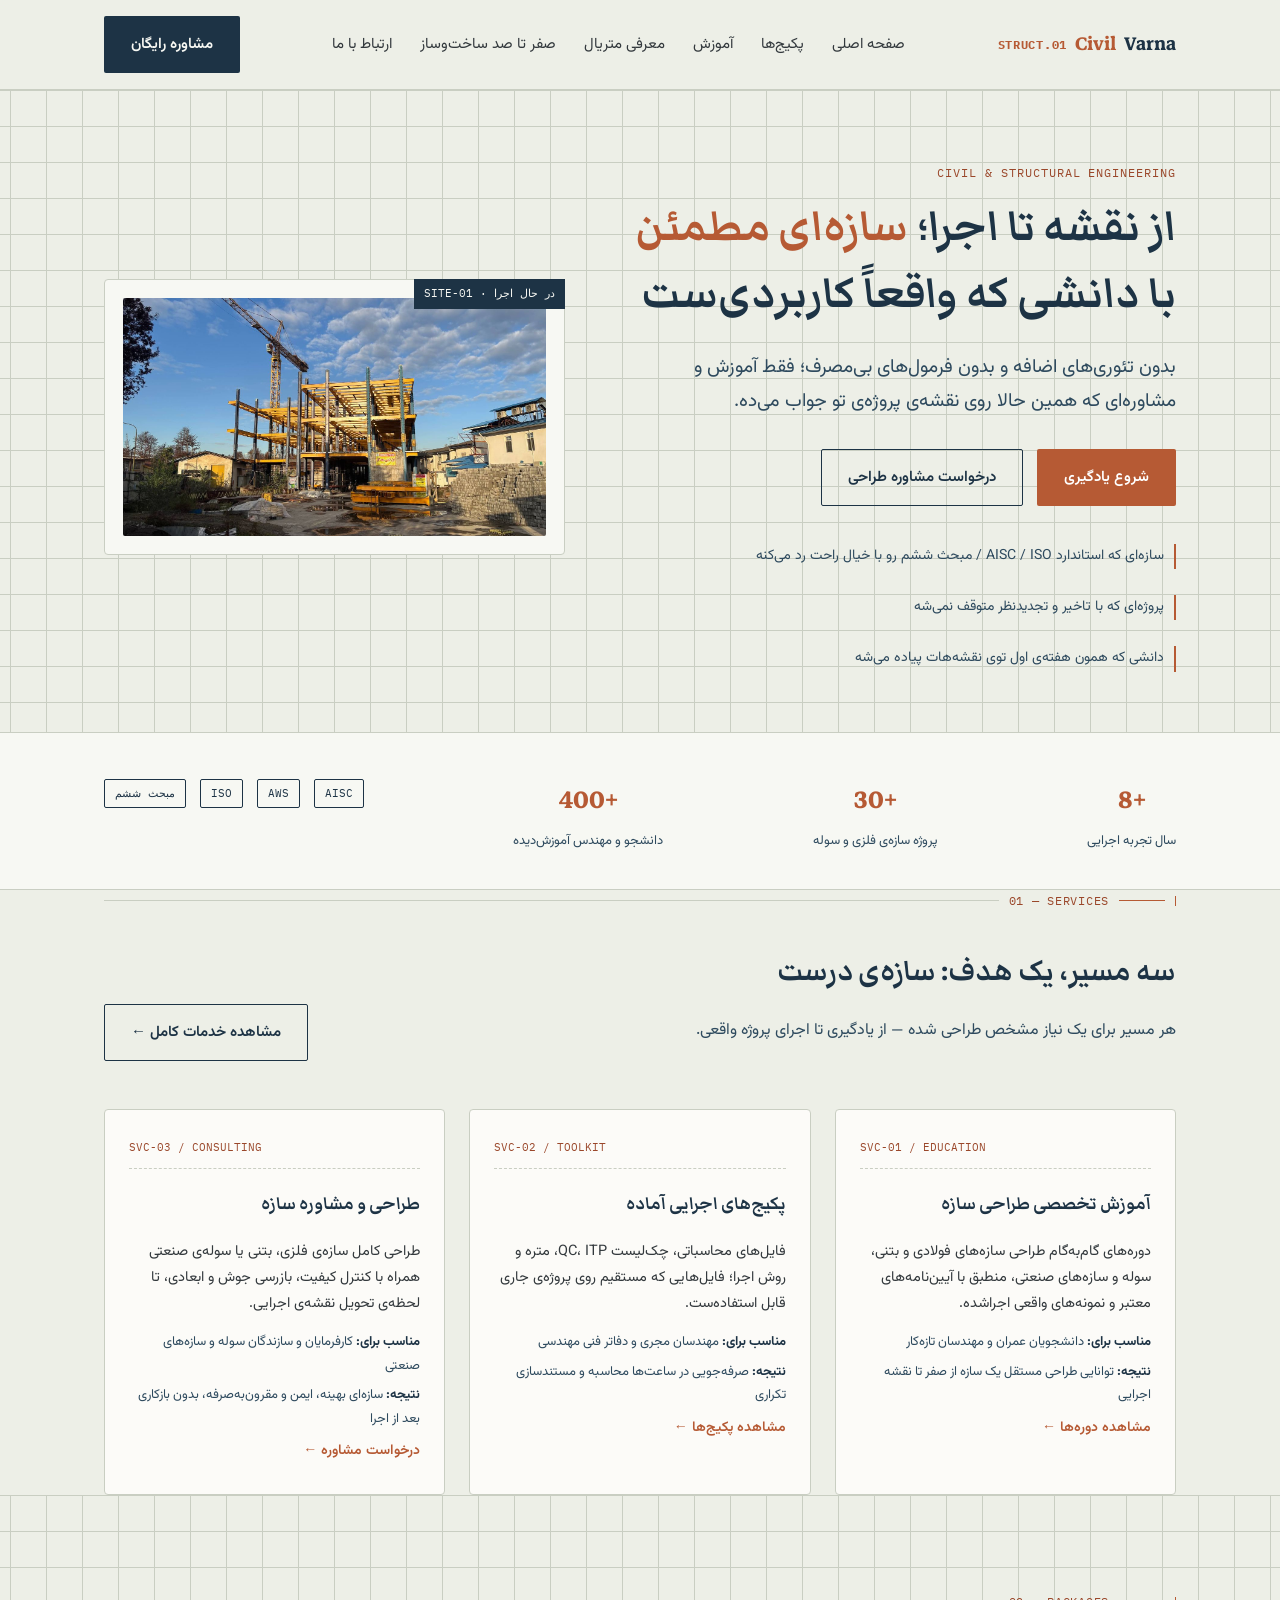
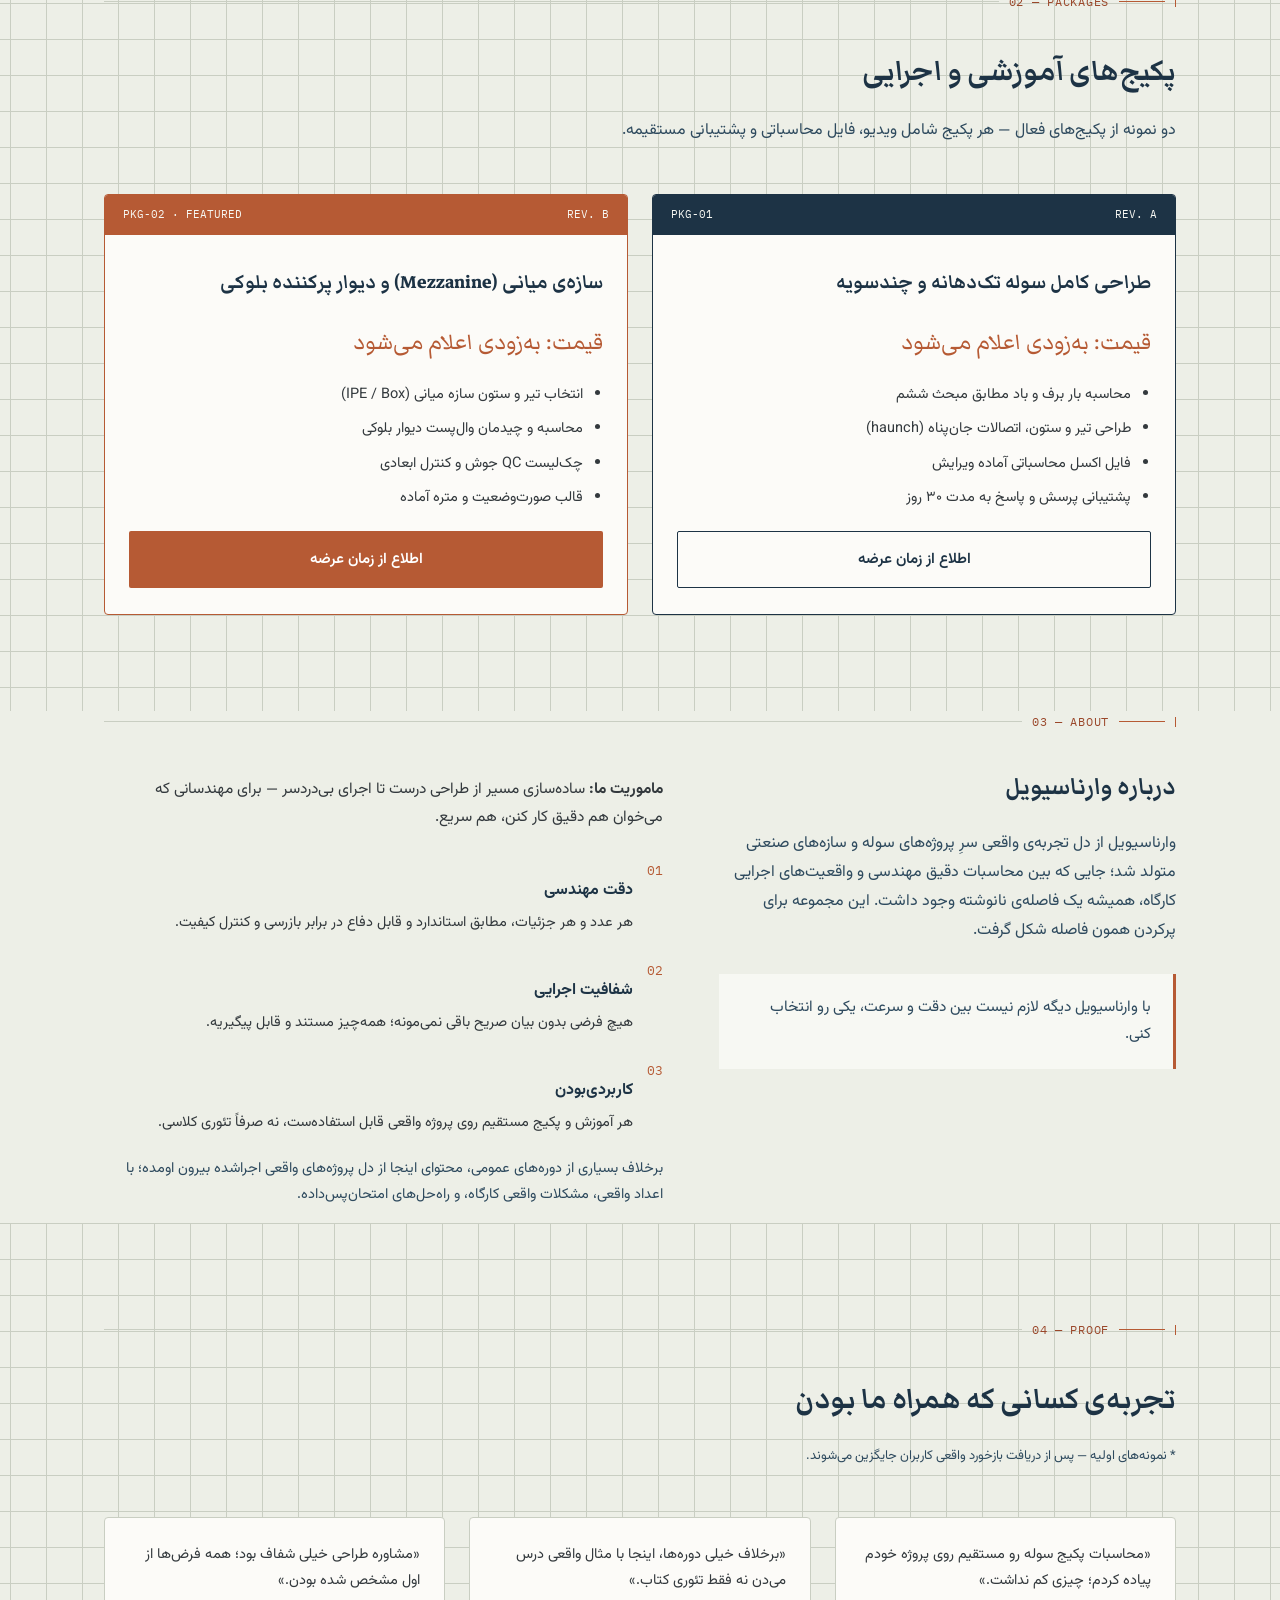
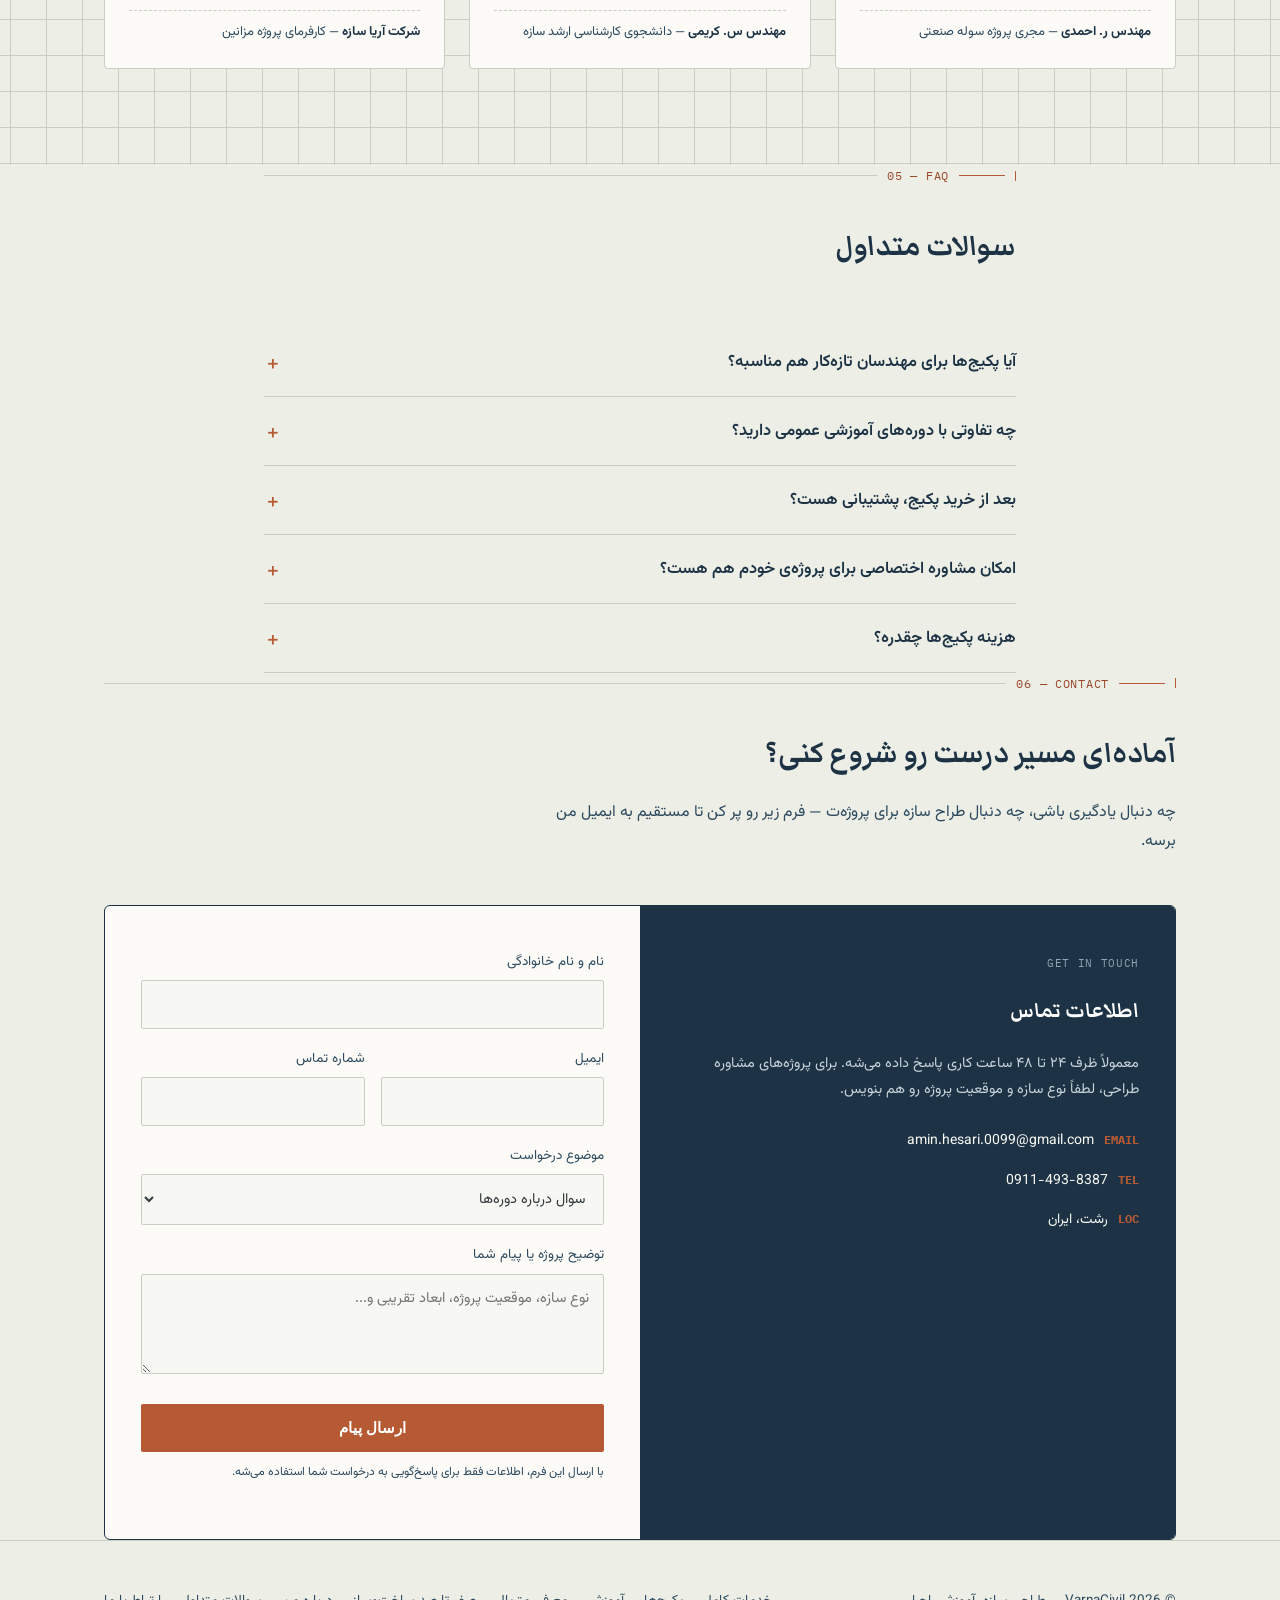
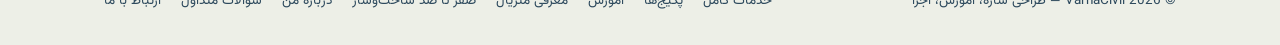
<file: index.html>
<!DOCTYPE html>
<html lang="fa" dir="rtl">
<head>
<meta charset="UTF-8">
<meta name="viewport" content="width=device-width, initial-scale=1.0">
<title>VarnaCivil | مهندسی سازه، آموزش کاربردی، طراحی اجرایی</title>
<link rel="preconnect" href="https://fonts.googleapis.com">
<link rel="preconnect" href="https://fonts.gstatic.com" crossorigin>
<link href="https://fonts.googleapis.com/css2?family=Vazirmatn:wght@400;500;600;700;800&family=Markazi+Text:wght@500;600;700&family=IBM+Plex+Mono:wght@400;500&display=swap" rel="stylesheet">
<link rel="stylesheet" href="styles.css">

</head>
<body>

<header>
  <nav>
    <div class="logo">Varna<span style="color:var(--rust)">Civil</span> <span class="mono">STRUCT.01</span></div>
    <ul id="siteNav">
      <li><a href="index.html">صفحه اصلی</a></li>
      <li><a href="index.html#packages">پکیج‌ها</a></li>
      <li><a href="education.html">آموزش</a></li>
      <li><a href="materials.html">معرفی متریال</a></li>
      <li><a href="construction-guide.html">صفر تا صد ساخت‌وساز</a></li>
      <li><a href="index.html#contact">ارتباط با ما</a></li>
    </ul>
    <a href="index.html#contact" class="btn nav-cta">مشاوره رایگان</a>
    <button class="nav-toggle" id="navToggle" aria-label="باز کردن منو" aria-expanded="false">☰</button>
  </nav>
</header>

<section class="hero grid-bg">
  <div class="wrap hero-grid">
    <div>
      <span class="eyebrow mono">CIVIL &amp; STRUCTURAL ENGINEERING</span>
      <h1>از نقشه تا اجرا؛ <em>سازه‌ای مطمئن</em> با دانشی که واقعاً کاربردی‌ست</h1>
      <p class="lead">بدون تئوری‌های اضافه و بدون فرمول‌های بی‌مصرف؛ فقط آموزش و مشاوره‌ای که همین حالا روی نقشه‌ی پروژه‌ی تو جواب می‌ده.</p>
      <div class="hero-actions">
        <a href="#packages" class="btn btn-primary">شروع یادگیری</a>
        <a href="#contact" class="btn btn-ghost">درخواست مشاوره طراحی</a>
      </div>
      <div class="hero-benefits">
        <div>سازه‌ای که استاندارد AISC / ISO / مبحث ششم رو با خیال راحت رد می‌کنه</div>
        <div>پروژه‌ای که با تاخیر و تجدیدنظر متوقف نمی‌شه</div>
        <div>دانشی که همون هفته‌ی اول توی نقشه‌هات پیاده می‌شه</div>
      </div>
    </div>
    <div class="truss-frame">
      <span class="tag">SITE-01 · در حال اجرا</span>
      <img src="images/project-01.jpg" alt="اسکلت فلزی پروژه در حال اجرا" style="width:100%;height:100%;object-fit:cover;border-radius:2px;display:block;">
    </div>
  </div>
</section>

<div class="trust-strip">
  <div class="wrap">
    <div class="trust-item"><div class="num">+8</div><div class="label">سال تجربه اجرایی</div></div>
    <div class="trust-item"><div class="num">+30</div><div class="label">پروژه سازه‌ی فلزی و سوله</div></div>
    <div class="trust-item"><div class="num">+400</div><div class="label">دانشجو و مهندس آموزش‌دیده</div></div>
    <div class="trust-item">
      <div class="standards">
        <span class="standard-badge">AISC</span>
        <span class="standard-badge">AWS</span>
        <span class="standard-badge">ISO</span>
        <span class="standard-badge">مبحث ششم</span>
      </div>
    </div>
  </div>
</div>

<section id="services" class="wrap">
  <div class="dim-divider"><span class="tick"></span><div class="rule"></div><span class="mono">01 — SERVICES</span><div class="fill"></div></div>
  <div class="section-head" style="display:flex;justify-content:space-between;align-items:flex-end;flex-wrap:wrap;gap:16px;max-width:none;">
    <div style="max-width:640px;">
      <h2>سه مسیر، یک هدف: سازه‌ی درست</h2>
      <p>هر مسیر برای یک نیاز مشخص طراحی شده — از یادگیری تا اجرای پروژه واقعی.</p>
    </div>
    <a href="services.html" class="btn btn-ghost">مشاهده خدمات کامل ←</a>
  </div>
  <div class="services-grid">
    <div class="service-card">
      <div class="card-tag">SVC-01 / EDUCATION</div>
      <h3>آموزش تخصصی طراحی سازه</h3>
      <p>دوره‌های گام‌به‌گام طراحی سازه‌های فولادی و بتنی، سوله و سازه‌های صنعتی، منطبق با آیین‌نامه‌های معتبر و نمونه‌های واقعی اجراشده.</p>
      <div class="meta"><b>مناسب برای:</b> دانشجویان عمران و مهندسان تازه‌کار</div>
      <div class="meta"><b>نتیجه:</b> توانایی طراحی مستقل یک سازه از صفر تا نقشه اجرایی</div>
      <a href="#packages" class="link">مشاهده دوره‌ها ←</a>
    </div>
    <div class="service-card">
      <div class="card-tag">SVC-02 / TOOLKIT</div>
      <h3>پکیج‌های اجرایی آماده</h3>
      <p>فایل‌های محاسباتی، چک‌لیست QC، ITP، متره و روش اجرا؛ فایل‌هایی که مستقیم روی پروژه‌ی جاری قابل استفاده‌ست.</p>
      <div class="meta"><b>مناسب برای:</b> مهندسان مجری و دفاتر فنی مهندسی</div>
      <div class="meta"><b>نتیجه:</b> صرفه‌جویی در ساعت‌ها محاسبه و مستندسازی تکراری</div>
      <a href="#packages" class="link">مشاهده پکیج‌ها ←</a>
    </div>
    <div class="service-card">
      <div class="card-tag">SVC-03 / CONSULTING</div>
      <h3>طراحی و مشاوره سازه</h3>
      <p>طراحی کامل سازه‌ی فلزی، بتنی یا سوله‌ی صنعتی همراه با کنترل کیفیت، بازرسی جوش و ابعادی، تا لحظه‌ی تحویل نقشه‌ی اجرایی.</p>
      <div class="meta"><b>مناسب برای:</b> کارفرمایان و سازندگان سوله و سازه‌های صنعتی</div>
      <div class="meta"><b>نتیجه:</b> سازه‌ای بهینه، ایمن و مقرون‌به‌صرفه، بدون بازکاری بعد از اجرا</div>
      <a href="#contact" class="link">درخواست مشاوره ←</a>
    </div>
  </div>
</section>

<section id="packages" class="grid-bg">
  <div class="wrap">
    <div class="dim-divider"><span class="tick"></span><div class="rule"></div><span class="mono">02 — PACKAGES</span><div class="fill"></div></div>
    <div class="section-head">
      <h2>پکیج‌های آموزشی و اجرایی</h2>
      <p>دو نمونه از پکیج‌های فعال — هر پکیج شامل ویدیو، فایل محاسباتی و پشتیبانی مستقیمه.</p>
    </div>
    <div class="pkg-grid">
      <div class="pkg-card">
        <div class="pkg-titleblock"><span>PKG-01</span><span>REV. A</span></div>
        <div class="pkg-body">
          <h3>طراحی کامل سوله تک‌دهانه و چندسویه</h3>
          <div class="price">قیمت: به‌زودی اعلام می‌شود</div>
          <ul>
            <li>محاسبه بار برف و باد مطابق مبحث ششم</li>
            <li>طراحی تیر و ستون، اتصالات جان‌پناه (haunch)</li>
            <li>فایل اکسل محاسباتی آماده ویرایش</li>
            <li>پشتیبانی پرسش و پاسخ به مدت ۳۰ روز</li>
          </ul>
          <a href="#contact" class="btn btn-ghost" style="width:100%;justify-content:center;">اطلاع از زمان عرضه</a>
        </div>
      </div>
      <div class="pkg-card featured">
        <div class="pkg-titleblock"><span>PKG-02 · FEATURED</span><span>REV. B</span></div>
        <div class="pkg-body">
          <h3>سازه‌ی میانی (Mezzanine) و دیوار پرکننده بلوکی</h3>
          <div class="price">قیمت: به‌زودی اعلام می‌شود</div>
          <ul>
            <li>انتخاب تیر و ستون سازه میانی (IPE / Box)</li>
            <li>محاسبه و چیدمان وال‌پست دیوار بلوکی</li>
            <li>چک‌لیست QC جوش و کنترل ابعادی</li>
            <li>قالب صورت‌وضعیت و متره آماده</li>
          </ul>
          <a href="#contact" class="btn btn-primary" style="width:100%;justify-content:center;">اطلاع از زمان عرضه</a>
        </div>
      </div>
    </div>
  </div>
</section>

<section id="about" class="wrap">
  <div class="dim-divider"><span class="tick"></span><div class="rule"></div><span class="mono">03 — ABOUT</span><div class="fill"></div></div>
  <div class="about-grid">
    <div>
      <h2 style="font-size:30px;">درباره وارناسیویل</h2>
      <p style="color:var(--ink-soft);margin-top:16px;">
        وارناسیویل از دل تجربه‌ی واقعی سرِ پروژه‌های سوله و سازه‌های صنعتی متولد شد؛ جایی که بین محاسبات دقیق مهندسی و واقعیت‌های اجرایی کارگاه، همیشه یک فاصله‌ی نانوشته وجود داشت. این مجموعه برای پرکردن همون فاصله شکل گرفت.
      </p>
      <div class="about-closing">با وارناسیویل دیگه لازم نیست بین دقت و سرعت، یکی رو انتخاب کنی.</div>
    </div>
    <div>
      <p style="font-size:15.5px;color:var(--charcoal);">
        <b>ماموریت ما:</b> ساده‌سازی مسیر از طراحی درست تا اجرای بی‌دردسر — برای مهندسانی که می‌خوان هم دقیق کار کنن، هم سریع.
      </p>
      <div class="values-list">
        <div class="value-item">
          <span class="mark">01</span>
          <div><h4>دقت مهندسی</h4><p>هر عدد و هر جزئیات، مطابق استاندارد و قابل دفاع در برابر بازرسی و کنترل کیفیت.</p></div>
        </div>
        <div class="value-item">
          <span class="mark">02</span>
          <div><h4>شفافیت اجرایی</h4><p>هیچ فرضی بدون بیان صریح باقی نمی‌مونه؛ همه‌چیز مستند و قابل پیگیریه.</p></div>
        </div>
        <div class="value-item">
          <span class="mark">03</span>
          <div><h4>کاربردی‌بودن</h4><p>هر آموزش و پکیج مستقیم روی پروژه واقعی قابل استفاده‌ست، نه صرفاً تئوری کلاسی.</p></div>
        </div>
      </div>
      <p style="font-size:14.5px;color:var(--ink-soft);margin-top:20px;">
        برخلاف بسیاری از دوره‌های عمومی، محتوای اینجا از دل پروژه‌های واقعی اجراشده بیرون اومده؛ با اعداد واقعی، مشکلات واقعی کارگاه، و راه‌حل‌های امتحان‌پس‌داده.
      </p>
    </div>
  </div>
</section>

<section class="grid-bg">
  <div class="wrap">
    <div class="dim-divider"><span class="tick"></span><div class="rule"></div><span class="mono">04 — PROOF</span><div class="fill"></div></div>
    <div class="section-head">
      <h2>تجربه‌ی کسانی که همراه ما بودن</h2>
      <p style="font-size:13px;color:var(--ink-soft)">* نمونه‌های اولیه — پس از دریافت بازخورد واقعی کاربران جایگزین می‌شوند.</p>
    </div>
    <div class="proof-grid">
      <div class="proof-card">
        <div class="quote">«محاسبات پکیج سوله رو مستقیم روی پروژه خودم پیاده کردم؛ چیزی کم نداشت.»</div>
        <div class="who"><b>مهندس ر. احمدی</b> — مجری پروژه سوله صنعتی</div>
      </div>
      <div class="proof-card">
        <div class="quote">«برخلاف خیلی دوره‌ها، اینجا با مثال واقعی درس می‌دن نه فقط تئوری کتاب.»</div>
        <div class="who"><b>مهندس س. کریمی</b> — دانشجوی کارشناسی ارشد سازه</div>
      </div>
      <div class="proof-card">
        <div class="quote">«مشاوره طراحی خیلی شفاف بود؛ همه فرض‌ها از اول مشخص شده بودن.»</div>
        <div class="who"><b>شرکت آریا سازه</b> — کارفرمای پروژه مزانین</div>
      </div>
    </div>
  </div>
</section>

<section id="faq" class="wrap" style="max-width:800px;">
  <div class="dim-divider"><span class="tick"></span><div class="rule"></div><span class="mono">05 — FAQ</span><div class="fill"></div></div>
  <div class="section-head"><h2>سوالات متداول</h2></div>
  <div id="faq-list">
    <div class="faq-item">
      <button class="faq-q">آیا پکیج‌ها برای مهندسان تازه‌کار هم مناسبه؟ <span class="plus">＋</span></button>
      <div class="faq-a"><p>بله. هر پکیج با فرض دانش پایه شروع می‌شه و مرحله‌به‌مرحله جلو می‌ره، اما آنقدر دقیق هست که مهندسان باتجربه هم ازش برای پروژه واقعی استفاده کنن.</p></div>
    </div>
    <div class="faq-item">
      <button class="faq-q">چه تفاوتی با دوره‌های آموزشی عمومی دارید؟ <span class="phone plus">＋</span></button>
      <div class="faq-a"><p>محتوای اینجا از دل پروژه‌های واقعی اجراشده (سوله، مزانین، سازه فلزی) بیرون اومده، نه صرفاً تئوری آیین‌نامه. هر فایل قابل استفاده مستقیم روی نقشه‌ی شماست.</p></div>
    </div>
    <div class="faq-item">
      <button class="faq-q">بعد از خرید پکیج، پشتیبانی هست؟ <span class="plus">＋</span></button>
      <div class="faq-a"><p>بله، برای مدت مشخص‌شده در هر پکیج امکان پرسش و پاسخ مستقیم درباره محاسبات و نحوه استفاده از فایل‌ها وجود داره.</p></div>
    </div>
    <div class="faq-item">
      <button class="faq-q">امکان مشاوره اختصاصی برای پروژه‌ی خودم هم هست؟ <span class="plus">＋</span></button>
      <div class="faq-a"><p>بله، از طریق بخش «درخواست مشاوره» می‌تونید مشخصات پروژه رو ارسال کنید تا بررسی و برای هماهنگی وقت اولیه تماس گرفته بشه.</p></div>
    </div>
    <div class="faq-item">
      <button class="faq-q">هزینه پکیج‌ها چقدره؟ <span class="plus">＋</span></button>
      <div class="faq-a"><p>قیمت‌گذاری نهایی به‌زودی روی همین صفحه اعلام می‌شه. برای اطلاع از زمان انتشار، فرم پایین صفحه رو پر کنید.</p></div>
    </div>
  </div>
</section>

<section id="contact" class="wrap">
  <div class="dim-divider"><span class="tick"></span><div class="rule"></div><span class="mono">06 — CONTACT</span><div class="fill"></div></div>
  <div class="section-head">
    <h2>آماده‌ای مسیر درست رو شروع کنی؟</h2>
    <p>چه دنبال یادگیری باشی، چه دنبال طراح سازه برای پروژه‌ت — فرم زیر رو پر کن تا مستقیم به ایمیل من برسه.</p>
  </div>
  <div class="contact-wrap">
    <div class="contact-info">
      <span class="mono">GET IN TOUCH</span>
      <h2>اطلاعات تماس</h2>
      <p>معمولاً ظرف ۲۴ تا ۴۸ ساعت کاری پاسخ داده می‌شه. برای پروژه‌های مشاوره طراحی، لطفاً نوع سازه و موقعیت پروژه رو هم بنویس.</p>
      <ul>
        <li><b>EMAIL</b> amin.hesari.0099@gmail.com</li>
        <li><b>TEL</b> 0911-493-8387</li>
        <li><b>LOC</b> رشت، ایران</li>
      </ul>
    </div>
    <div class="contact-form">
      <div class="form-success" id="formSuccess">✓ پیام شما ارسال شد. به‌زودی پاسخ داده می‌شه.</div>
      <form id="contactForm" action="https://api.web3forms.com/submit" method="POST">
        <!-- برای فعال‌سازی این فرم: در web3forms.com ثبت‌نام کن (رایگان)، Access Key بگیر و مقدار زیر رو جایگزین کن -->
        <input type="hidden" name="access_key" value="a67e29ad-2682-4dd1-9dd6-2adacbf0fb35">
        <input type="hidden" name="subject" value="پیام جدید از سایت VarnaCivil">
        <input type="checkbox" name="botcheck" style="display:none" tabindex="-1" autocomplete="off">

        <div class="form-row">
          <label for="name">نام و نام خانوادگی</label>
          <input type="text" id="name" name="name" required>
        </div>
        <div class="form-two">
          <div class="form-row">
            <label for="email">ایمیل</label>
            <input type="email" id="email" name="email" required>
          </div>
          <div class="form-row">
            <label for="phone">شماره تماس</label>
            <input type="tel" id="phone" name="phone">
          </div>
        </div>
        <div class="form-row">
          <label for="topic">موضوع درخواست</label>
          <select id="topic" name="topic">
            <option>سوال درباره دوره‌ها</option>
            <option>خرید پکیج آموزشی</option>
            <option>درخواست مشاوره طراحی سازه</option>
            <option>سایر موارد</option>
          </select>
        </div>
        <div class="form-row">
          <label for="message">توضیح پروژه یا پیام شما</label>
          <textarea id="message" name="message" required placeholder="نوع سازه، موقعیت پروژه، ابعاد تقریبی و..."></textarea>
        </div>
        <button type="submit" class="btn btn-primary" style="width:100%;justify-content:center;">ارسال پیام</button>
        <p class="form-note">با ارسال این فرم، اطلاعات فقط برای پاسخ‌گویی به درخواست شما استفاده می‌شه.</p>
      </form>
    </div>
  </div>
</section>

<footer>
  <div class="wrap footer-grid">
    <div>© <span id="year"></span> VarnaCivil — طراحی سازه، آموزش، اجرا</div>
    <div style="display:flex;gap:20px;flex-wrap:wrap;">
      <a href="services.html">خدمات کامل</a>
      <a href="index.html#packages">پکیج‌ها</a>
      <a href="education.html">آموزش</a>
      <a href="materials.html">معرفی متریال</a>
      <a href="construction-guide.html">صفر تا صد ساخت‌وساز</a>
      <a href="index.html#about">درباره من</a>
      <a href="index.html#faq">سوالات متداول</a>
      <a href="index.html#contact">ارتباط با ما</a>
    </div>
  </div>
</footer>

<script src="script.js"></script>

</body>
</html>
</file>
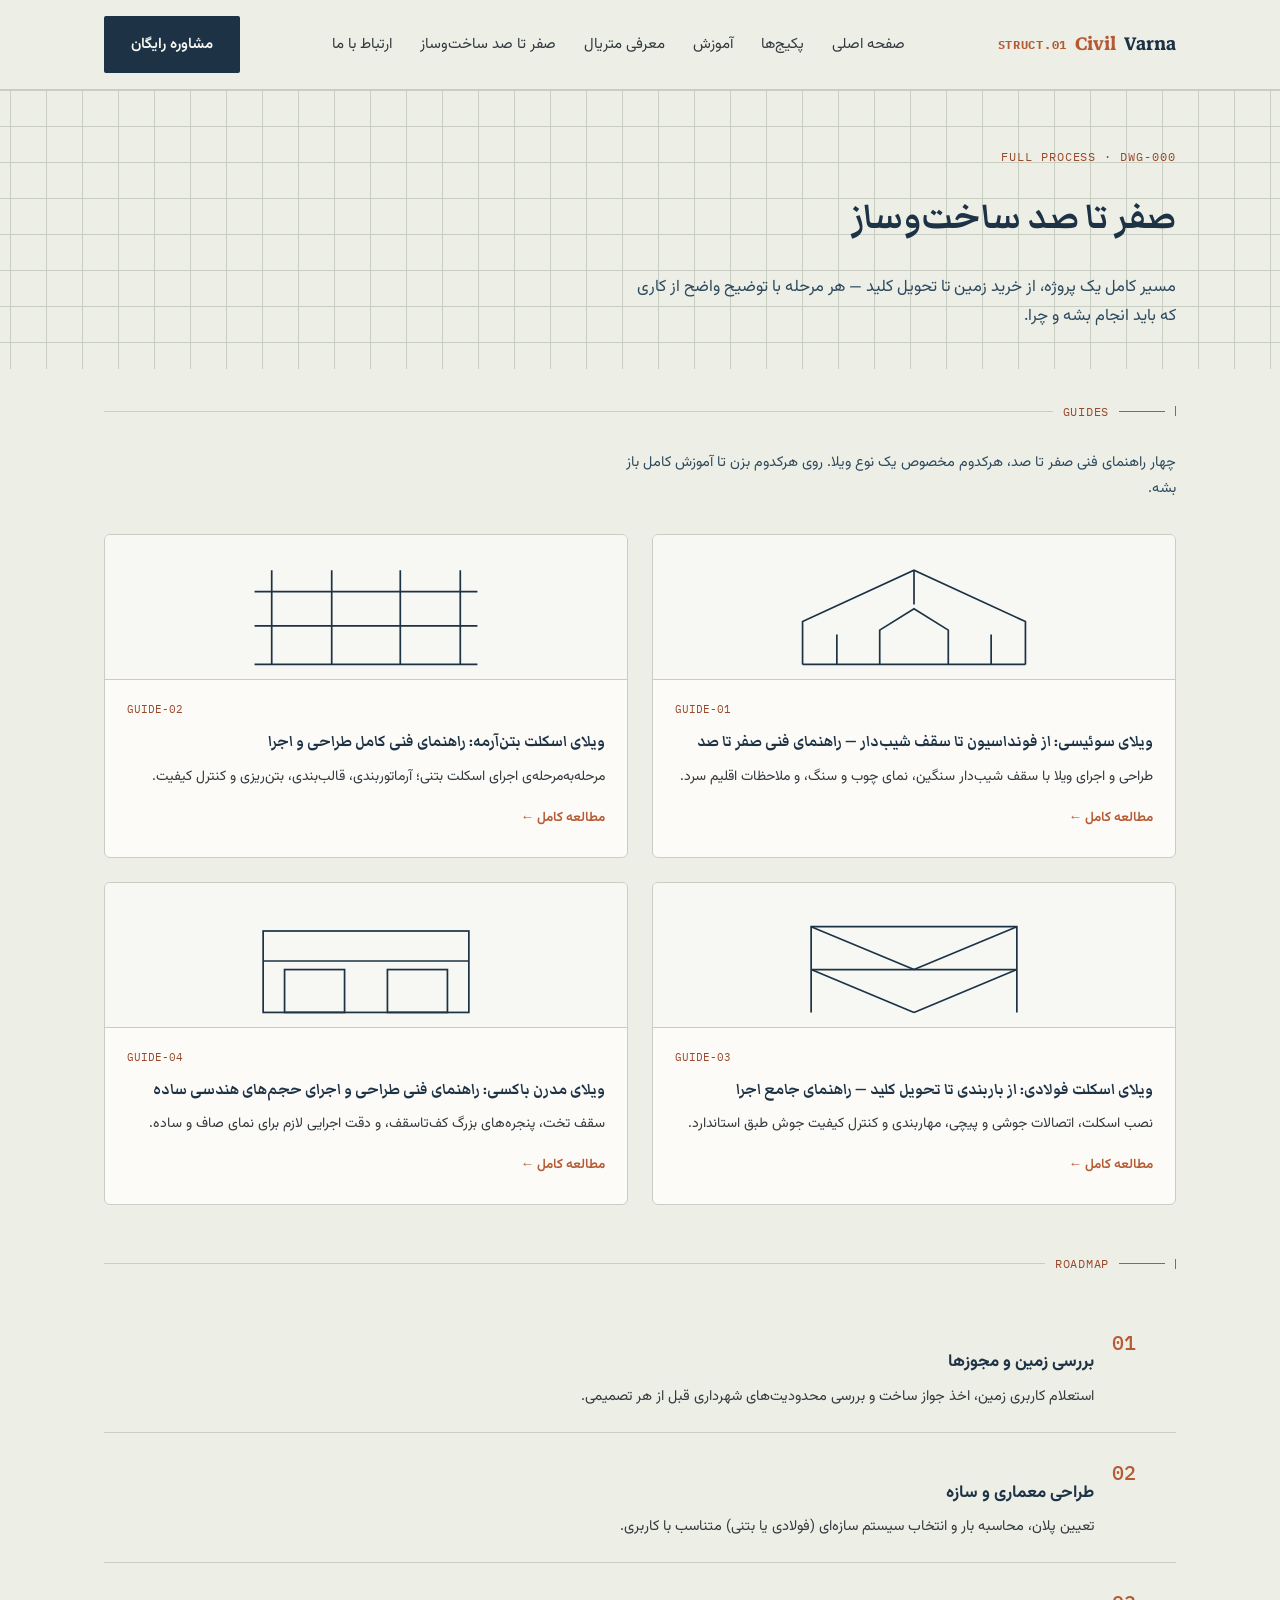
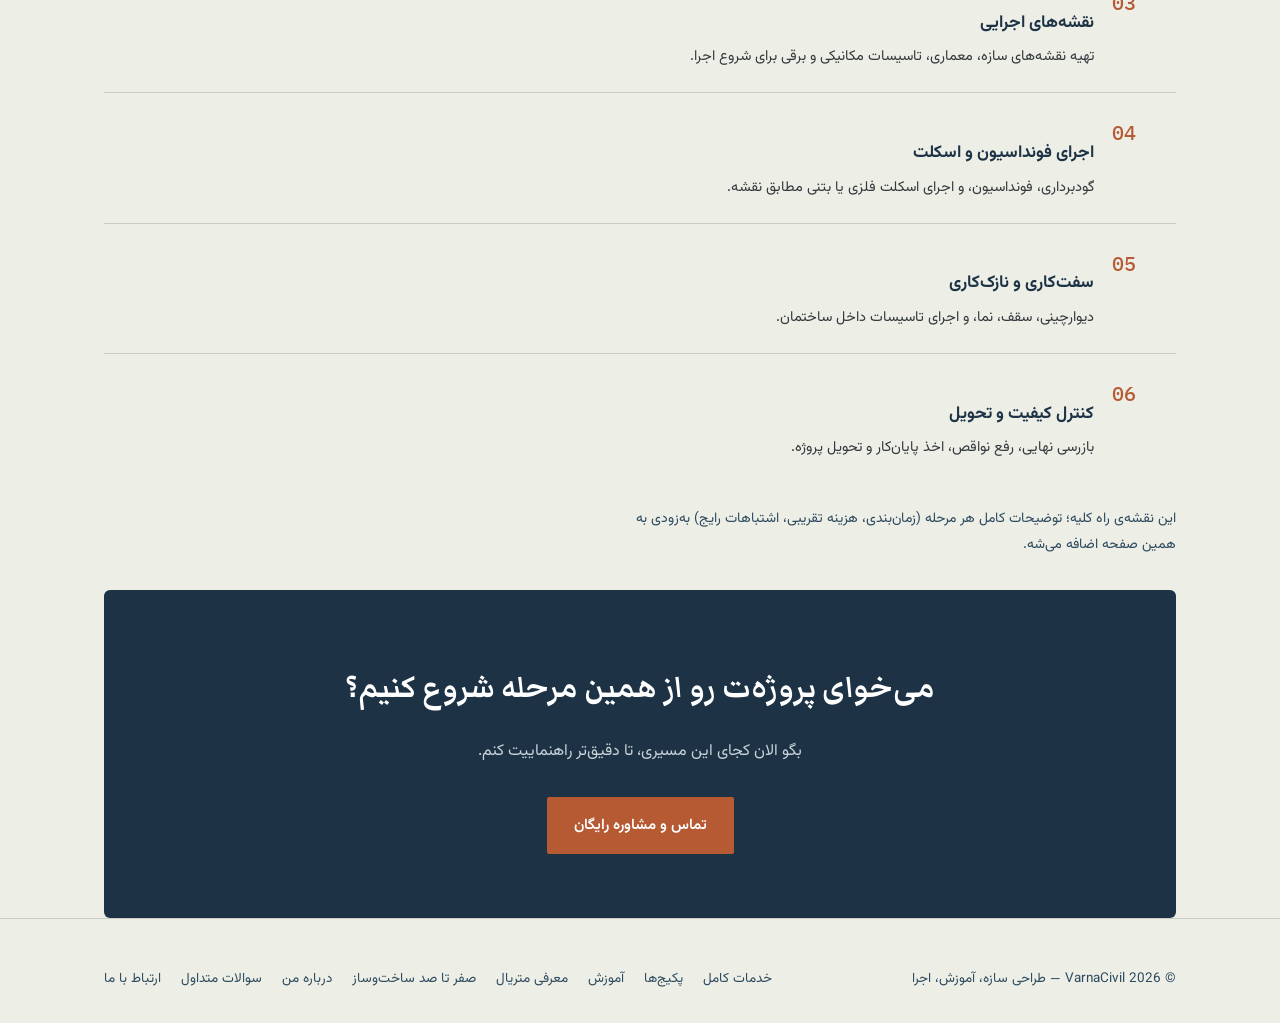
<file: construction-guide-1.html>
<!DOCTYPE html>
<html lang="fa" dir="rtl">
<head>
<meta charset="UTF-8">
<meta name="viewport" content="width=device-width, initial-scale=1.0">
<title>صفر تا صد ساخت‌وساز | VarnaCivil</title>
<link rel="preconnect" href="https://fonts.googleapis.com">
<link rel="preconnect" href="https://fonts.gstatic.com" crossorigin>
<link href="https://fonts.googleapis.com/css2?family=Vazirmatn:wght@400;500;600;700;800&family=Markazi+Text:wght@500;600;700&family=IBM+Plex+Mono:wght@400;500&display=swap" rel="stylesheet">
<link rel="stylesheet" href="styles.css">
</head>
<body>

<header>
  <nav>
    <div class="logo">Varna<span style="color:var(--rust)">Civil</span> <span class="mono">STRUCT.01</span></div>
    <ul id="siteNav">
      <li><a href="index.html">صفحه اصلی</a></li>
      <li><a href="index.html#packages">پکیج‌ها</a></li>
      <li><a href="education.html">آموزش</a></li>
      <li><a href="materials.html">معرفی متریال</a></li>
      <li><a href="construction-guide.html">صفر تا صد ساخت‌وساز</a></li>
      <li><a href="index.html#contact">ارتباط با ما</a></li>
    </ul>
    <a href="index.html#contact" class="btn nav-cta">مشاوره رایگان</a>
    <button class="nav-toggle" id="navToggle" aria-label="باز کردن منو" aria-expanded="false">☰</button>
  </nav>
</header>

<section class="page-hero grid-bg">
  <div class="wrap">
    <span class="eyebrow mono">FULL PROCESS · DWG-000</span>
    <h1>صفر تا صد ساخت‌وساز</h1>
    <p>مسیر کامل یک پروژه، از خرید زمین تا تحویل کلید — هر مرحله با توضیح واضح از کاری که باید انجام بشه و چرا.</p>
  </div>
</section>

<section class="wrap" style="padding-top:32px;">
  <div class="dim-divider"><span class="tick"></span><div class="rule"></div><span class="mono">GUIDES</span><div class="fill"></div></div>
  <p style="font-size:14.5px;color:var(--ink-soft);max-width:70ch;margin-bottom:8px;">
    چهار راهنمای فنی صفر تا صد، هرکدوم مخصوص یک نوع ویلا. روی هرکدوم بزن تا آموزش کامل باز بشه.
  </p>

  <div class="guide-grid">

    <a href="villa-swiss.html" class="guide-card">
      <div class="guide-icon">
        <svg viewBox="0 0 300 140"><path d="M20 130 L20 80 L150 20 L280 80 L280 130"/><line x1="20" y1="130" x2="280" y2="130"/><line x1="60" y1="130" x2="60" y2="95"/><line x1="240" y1="130" x2="240" y2="95"/><line x1="150" y1="20" x2="150" y2="60"/><path d="M110 130 L110 90 L150 65 L190 90 L190 130"/></svg>
      </div>
      <div class="guide-body">
        <span class="guide-tag">GUIDE-01</span>
        <h3>ویلای سوئیسی: از فونداسیون تا سقف شیب‌دار — راهنمای فنی صفر تا صد</h3>
        <p>طراحی و اجرای ویلا با سقف شیب‌دار سنگین، نمای چوب و سنگ، و ملاحظات اقلیم سرد.</p>
        <span class="guide-cta">مطالعه کامل ←</span>
      </div>
    </a>

    <a href="villa-concrete.html" class="guide-card">
      <div class="guide-icon">
        <svg viewBox="0 0 300 140"><line x1="40" y1="20" x2="40" y2="130"/><line x1="110" y1="20" x2="110" y2="130"/><line x1="190" y1="20" x2="190" y2="130"/><line x1="260" y1="20" x2="260" y2="130"/><line x1="20" y1="45" x2="280" y2="45"/><line x1="20" y1="85" x2="280" y2="85"/><line x1="20" y1="130" x2="280" y2="130"/></svg>
      </div>
      <div class="guide-body">
        <span class="guide-tag">GUIDE-02</span>
        <h3>ویلای اسکلت بتن‌آرمه: راهنمای فنی کامل طراحی و اجرا</h3>
        <p>مرحله‌به‌مرحله‌ی اجرای اسکلت بتنی؛ آرماتوربندی، قالب‌بندی، بتن‌ریزی و کنترل کیفیت.</p>
        <span class="guide-cta">مطالعه کامل ←</span>
      </div>
    </a>

    <a href="villa-steel.html" class="guide-card">
      <div class="guide-icon">
        <svg viewBox="0 0 300 140"><path d="M30 130 L30 30 L270 30 L270 130"/><line x1="30" y1="80" x2="270" y2="80"/><line x1="30" y1="30" x2="150" y2="80"/><line x1="270" y1="30" x2="150" y2="80"/><line x1="30" y1="80" x2="150" y2="130"/><line x1="270" y1="80" x2="150" y2="130"/></svg>
      </div>
      <div class="guide-body">
        <span class="guide-tag">GUIDE-03</span>
        <h3>ویلای اسکلت فولادی: از باربندی تا تحویل کلید — راهنمای جامع اجرا</h3>
        <p>نصب اسکلت، اتصالات جوشی و پیچی، مهاربندی و کنترل کیفیت جوش طبق استاندارد.</p>
        <span class="guide-cta">مطالعه کامل ←</span>
      </div>
    </a>

    <a href="villa-modern.html" class="guide-card">
      <div class="guide-icon">
        <svg viewBox="0 0 300 140"><rect x="30" y="35" width="240" height="95"/><line x1="30" y1="70" x2="270" y2="70"/><rect x="55" y="80" width="70" height="50"/><rect x="175" y="80" width="70" height="50"/></svg>
      </div>
      <div class="guide-body">
        <span class="guide-tag">GUIDE-04</span>
        <h3>ویلای مدرن باکسی: راهنمای فنی طراحی و اجرای حجم‌های هندسی ساده</h3>
        <p>سقف تخت، پنجره‌های بزرگ کف‌تا‌سقف، و دقت اجرایی لازم برای نمای صاف و ساده.</p>
        <span class="guide-cta">مطالعه کامل ←</span>
      </div>
    </a>

  </div>

  <div class="dim-divider"><span class="tick"></span><div class="rule"></div><span class="mono">ROADMAP</span><div class="fill"></div></div>

  <div class="process-list">
    <div class="process-step">
      <div class="step-num">01</div>
      <div><h4>بررسی زمین و مجوزها</h4><p>استعلام کاربری زمین، اخذ جواز ساخت و بررسی محدودیت‌های شهرداری قبل از هر تصمیمی.</p></div>
    </div>
    <div class="process-step">
      <div class="step-num">02</div>
      <div><h4>طراحی معماری و سازه</h4><p>تعیین پلان، محاسبه بار و انتخاب سیستم سازه‌ای (فولادی یا بتنی) متناسب با کاربری.</p></div>
    </div>
    <div class="process-step">
      <div class="step-num">03</div>
      <div><h4>نقشه‌های اجرایی</h4><p>تهیه نقشه‌های سازه، معماری، تاسیسات مکانیکی و برقی برای شروع اجرا.</p></div>
    </div>
    <div class="process-step">
      <div class="step-num">04</div>
      <div><h4>اجرای فونداسیون و اسکلت</h4><p>گودبرداری، فونداسیون، و اجرای اسکلت فلزی یا بتنی مطابق نقشه.</p></div>
    </div>
    <div class="process-step">
      <div class="step-num">05</div>
      <div><h4>سفت‌کاری و نازک‌کاری</h4><p>دیوارچینی، سقف، نما، و اجرای تاسیسات داخل ساختمان.</p></div>
    </div>
    <div class="process-step">
      <div class="step-num">06</div>
      <div><h4>کنترل کیفیت و تحویل</h4><p>بازرسی نهایی، رفع نواقص، اخذ پایان‌کار و تحویل پروژه.</p></div>
    </div>
  </div>

  <p style="margin-top:24px;font-size:14px;color:var(--ink-soft);max-width:70ch;">
    این نقشه‌ی راه کلیه؛ توضیحات کامل هر مرحله (زمان‌بندی، هزینه تقریبی، اشتباهات رایج) به‌زودی به همین صفحه اضافه می‌شه.
  </p>

  <div class="final-cta" style="margin-top:32px;">
    <h2>می‌خوای پروژه‌ت رو از همین مرحله شروع کنیم؟</h2>
    <p>بگو الان کجای این مسیری، تا دقیق‌تر راهنماییت کنم.</p>
    <a href="index.html#contact" class="btn btn-primary">تماس و مشاوره رایگان</a>
  </div>
</section>

<footer>
  <div class="wrap footer-grid">
    <div>© <span id="year"></span> VarnaCivil — طراحی سازه، آموزش، اجرا</div>
    <div style="display:flex;gap:20px;flex-wrap:wrap;">
      <a href="services.html">خدمات کامل</a>
      <a href="index.html#packages">پکیج‌ها</a>
      <a href="education.html">آموزش</a>
      <a href="materials.html">معرفی متریال</a>
      <a href="construction-guide.html">صفر تا صد ساخت‌وساز</a>
      <a href="index.html#about">درباره من</a>
      <a href="index.html#faq">سوالات متداول</a>
      <a href="index.html#contact">ارتباط با ما</a>
    </div>
  </div>
</footer>

<script src="script.js"></script>

</body>
</html>
</file>
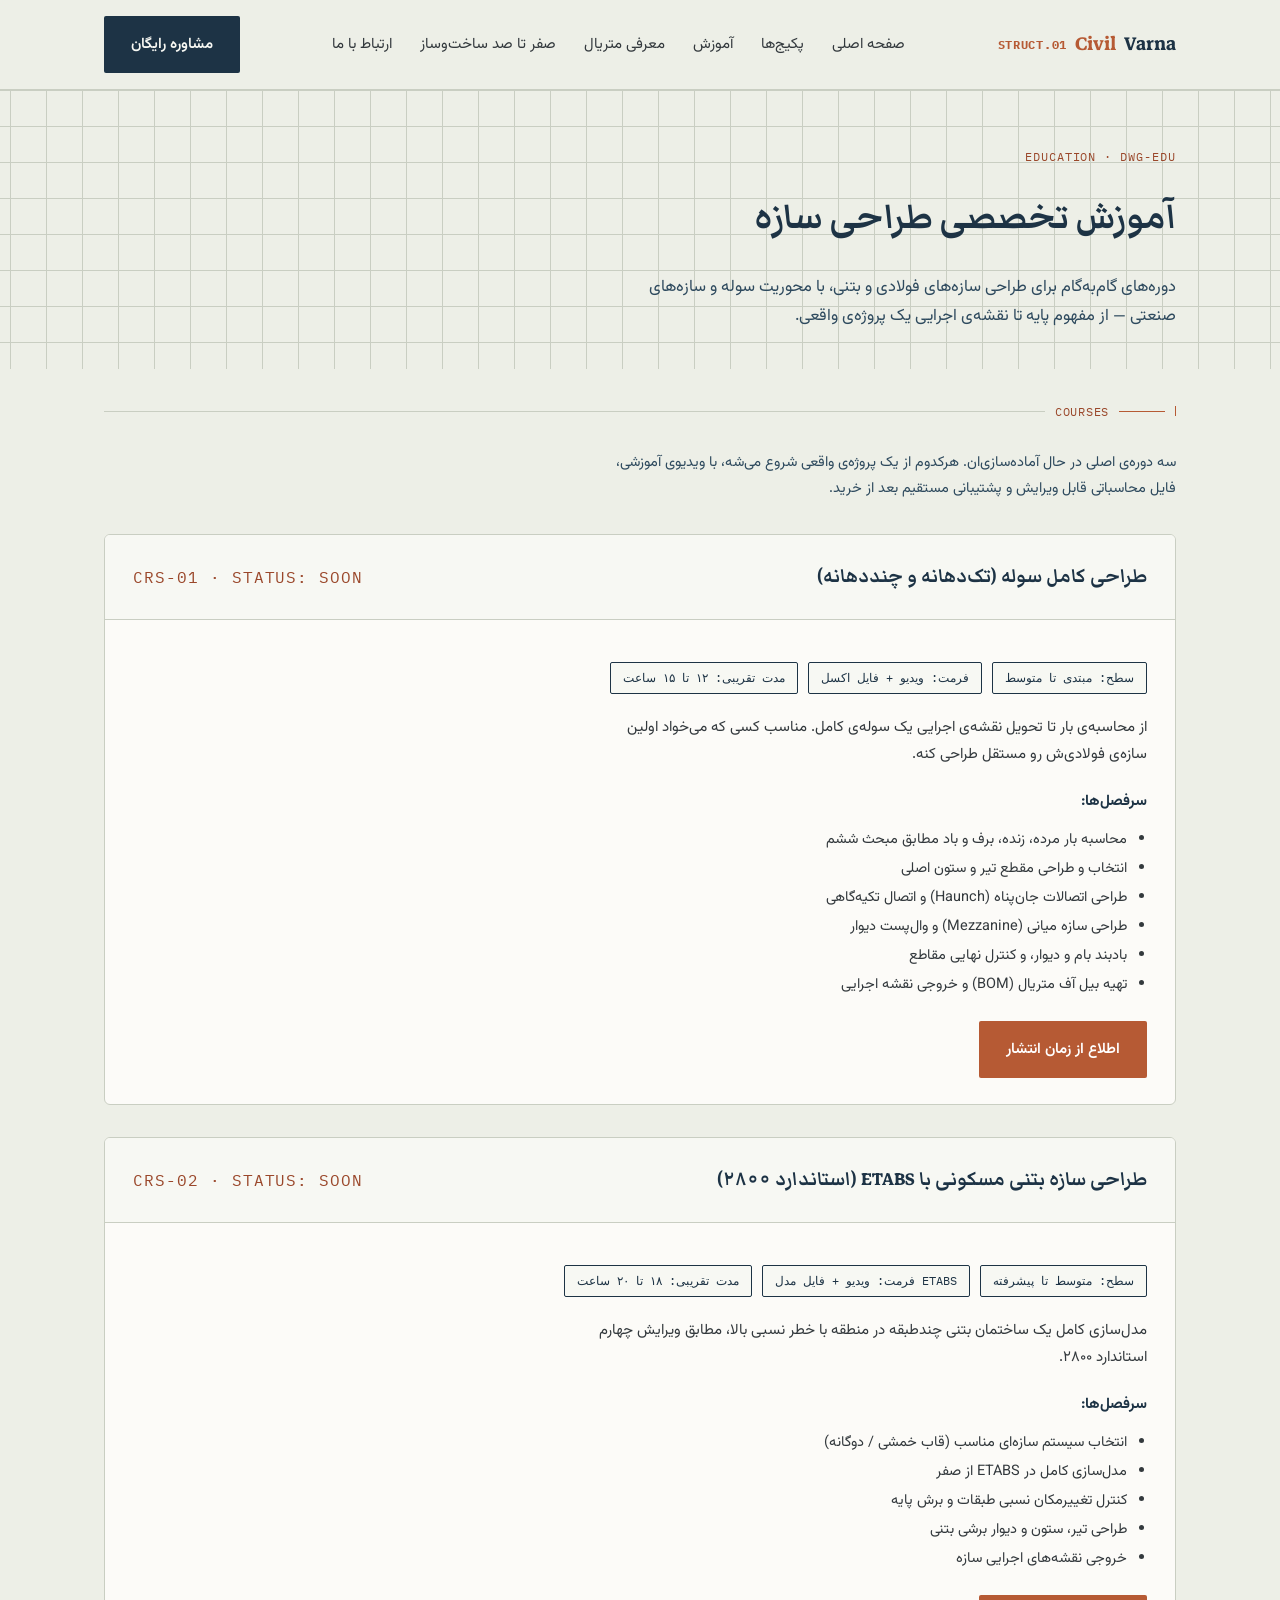
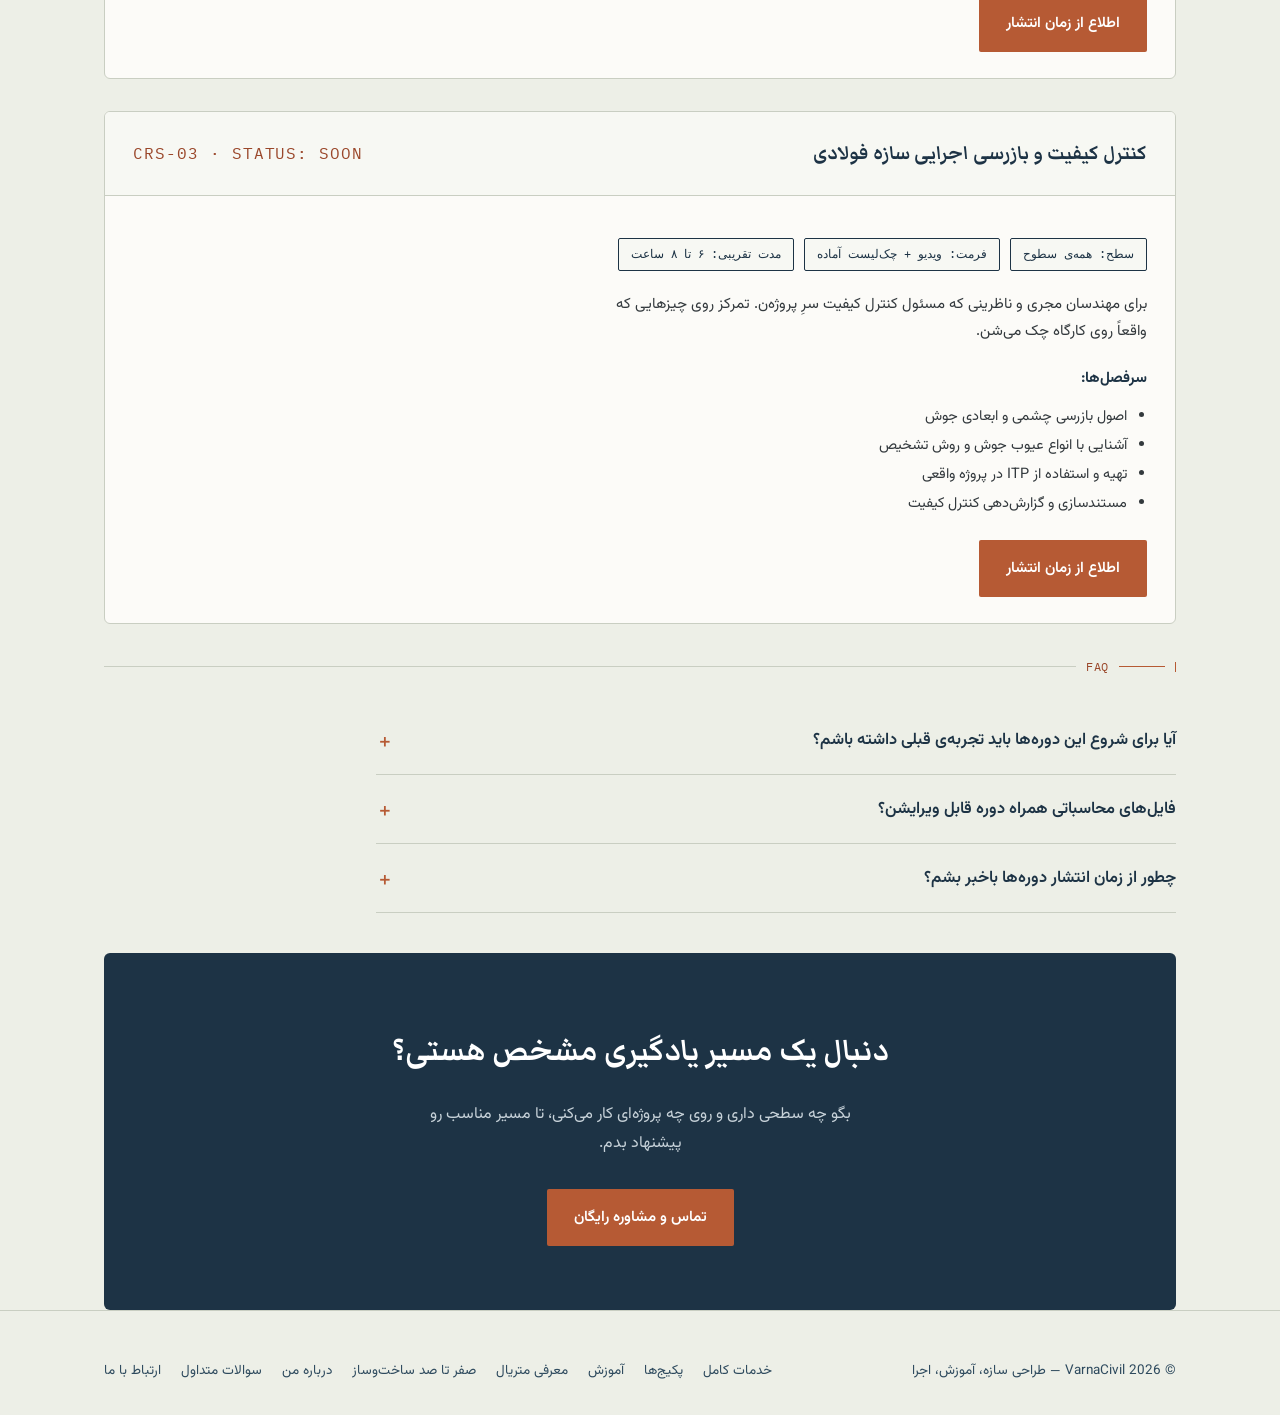
<file: education-1.html>
<!DOCTYPE html>
<html lang="fa" dir="rtl">
<head>
<meta charset="UTF-8">
<meta name="viewport" content="width=device-width, initial-scale=1.0">
<title>آموزش | VarnaCivil</title>
<link rel="preconnect" href="https://fonts.googleapis.com">
<link rel="preconnect" href="https://fonts.gstatic.com" crossorigin>
<link href="https://fonts.googleapis.com/css2?family=Vazirmatn:wght@400;500;600;700;800&family=Markazi+Text:wght@500;600;700&family=IBM+Plex+Mono:wght@400;500&display=swap" rel="stylesheet">
<link rel="stylesheet" href="styles.css">
</head>
<body>

<header>
  <nav>
    <div class="logo">Varna<span style="color:var(--rust)">Civil</span> <span class="mono">STRUCT.01</span></div>
    <ul id="siteNav">
      <li><a href="index.html">صفحه اصلی</a></li>
      <li><a href="index.html#packages">پکیج‌ها</a></li>
      <li><a href="education.html">آموزش</a></li>
      <li><a href="materials.html">معرفی متریال</a></li>
      <li><a href="construction-guide.html">صفر تا صد ساخت‌وساز</a></li>
      <li><a href="index.html#contact">ارتباط با ما</a></li>
    </ul>
    <a href="index.html#contact" class="btn nav-cta">مشاوره رایگان</a>
    <button class="nav-toggle" id="navToggle" aria-label="باز کردن منو" aria-expanded="false">☰</button>
  </nav>
</header>

<section class="page-hero grid-bg">
  <div class="wrap">
    <span class="eyebrow mono">EDUCATION · DWG-EDU</span>
    <h1>آموزش تخصصی طراحی سازه</h1>
    <p>دوره‌های گام‌به‌گام برای طراحی سازه‌های فولادی و بتنی، با محوریت سوله و سازه‌های صنعتی — از مفهوم پایه تا نقشه‌ی اجرایی یک پروژه‌ی واقعی.</p>
  </div>
</section>

<section class="wrap" style="padding-top:32px;">
  <div class="dim-divider"><span class="tick"></span><div class="rule"></div><span class="mono">COURSES</span><div class="fill"></div></div>
  <p style="font-size:14.5px;color:var(--ink-soft);max-width:70ch;margin-bottom:32px;">
    سه دوره‌ی اصلی در حال آماده‌سازی‌ان. هرکدوم از یک پروژه‌ی واقعی شروع می‌شه، با ویدیوی آموزشی، فایل محاسباتی قابل ویرایش و پشتیبانی مستقیم بعد از خرید.
  </p>

  <!-- COURSE 01 -->
  <div class="service-block">
    <div class="service-block-head">
      <h3>طراحی کامل سوله (تک‌دهانه و چند‌دهانه)</h3>
      <span class="mono" style="color:var(--rust-deep);">CRS-01 · STATUS: SOON</span>
    </div>
    <div class="service-block-body">
      <div class="deliverables" style="margin-bottom:20px;">
        <span>سطح: مبتدی تا متوسط</span>
        <span>فرمت: ویدیو + فایل اکسل</span>
        <span>مدت تقریبی: ۱۲ تا ۱۵ ساعت</span>
      </div>
      <p style="font-size:15px;color:var(--charcoal);max-width:70ch;">
        از محاسبه‌ی بار تا تحویل نقشه‌ی اجرایی یک سوله‌ی کامل. مناسب کسی که می‌خواد اولین سازه‌ی فولادی‌ش رو مستقل طراحی کنه.
      </p>
      <h4 style="font-size:15px;color:var(--ink);margin:20px 0 10px;">سرفصل‌ها:</h4>
      <ul style="margin:0;padding-right:20px;font-size:14.5px;color:var(--charcoal);line-height:2;">
        <li>محاسبه بار مرده، زنده، برف و باد مطابق مبحث ششم</li>
        <li>انتخاب و طراحی مقطع تیر و ستون اصلی</li>
        <li>طراحی اتصالات جان‌پناه (Haunch) و اتصال تکیه‌گاهی</li>
        <li>طراحی سازه میانی (Mezzanine) و وال‌پست دیوار</li>
        <li>بادبند بام و دیوار، و کنترل نهایی مقاطع</li>
        <li>تهیه بیل آف متریال (BOM) و خروجی نقشه اجرایی</li>
      </ul>
      <a href="index.html#contact" class="btn btn-primary" style="margin-top:22px;display:inline-flex;">اطلاع از زمان انتشار</a>
    </div>
  </div>

  <!-- COURSE 02 -->
  <div class="service-block">
    <div class="service-block-head">
      <h3>طراحی سازه بتنی مسکونی با ETABS (استاندارد ۲۸۰۰)</h3>
      <span class="mono" style="color:var(--rust-deep);">CRS-02 · STATUS: SOON</span>
    </div>
    <div class="service-block-body">
      <div class="deliverables" style="margin-bottom:20px;">
        <span>سطح: متوسط تا پیشرفته</span>
        <span>فرمت: ویدیو + فایل مدل ETABS</span>
        <span>مدت تقریبی: ۱۸ تا ۲۰ ساعت</span>
      </div>
      <p style="font-size:15px;color:var(--charcoal);max-width:70ch;">
        مدل‌سازی کامل یک ساختمان بتنی چندطبقه در منطقه با خطر نسبی بالا، مطابق ویرایش چهارم استاندارد ۲۸۰۰.
      </p>
      <h4 style="font-size:15px;color:var(--ink);margin:20px 0 10px;">سرفصل‌ها:</h4>
      <ul style="margin:0;padding-right:20px;font-size:14.5px;color:var(--charcoal);line-height:2;">
        <li>انتخاب سیستم سازه‌ای مناسب (قاب خمشی / دوگانه)</li>
        <li>مدل‌سازی کامل در ETABS از صفر</li>
        <li>کنترل تغییرمکان نسبی طبقات و برش پایه</li>
        <li>طراحی تیر، ستون و دیوار برشی بتنی</li>
        <li>خروجی نقشه‌های اجرایی سازه</li>
      </ul>
      <a href="index.html#contact" class="btn btn-primary" style="margin-top:22px;display:inline-flex;">اطلاع از زمان انتشار</a>
    </div>
  </div>

  <!-- COURSE 03 -->
  <div class="service-block">
    <div class="service-block-head">
      <h3>کنترل کیفیت و بازرسی اجرایی سازه فولادی</h3>
      <span class="mono" style="color:var(--rust-deep);">CRS-03 · STATUS: SOON</span>
    </div>
    <div class="service-block-body">
      <div class="deliverables" style="margin-bottom:20px;">
        <span>سطح: همه‌ی سطوح</span>
        <span>فرمت: ویدیو + چک‌لیست آماده</span>
        <span>مدت تقریبی: ۶ تا ۸ ساعت</span>
      </div>
      <p style="font-size:15px;color:var(--charcoal);max-width:70ch;">
        برای مهندسان مجری و ناظرینی که مسئول کنترل کیفیت سرِ پروژه‌ن. تمرکز روی چیزهایی که واقعاً روی کارگاه چک می‌شن.
      </p>
      <h4 style="font-size:15px;color:var(--ink);margin:20px 0 10px;">سرفصل‌ها:</h4>
      <ul style="margin:0;padding-right:20px;font-size:14.5px;color:var(--charcoal);line-height:2;">
        <li>اصول بازرسی چشمی و ابعادی جوش</li>
        <li>آشنایی با انواع عیوب جوش و روش تشخیص</li>
        <li>تهیه و استفاده از ITP در پروژه واقعی</li>
        <li>مستندسازی و گزارش‌دهی کنترل کیفیت</li>
      </ul>
      <a href="index.html#contact" class="btn btn-primary" style="margin-top:22px;display:inline-flex;">اطلاع از زمان انتشار</a>
    </div>
  </div>

  <div class="dim-divider" style="margin-top:8px;"><span class="tick"></span><div class="rule"></div><span class="mono">FAQ</span><div class="fill"></div></div>
  <div id="edu-faq-list" style="max-width:800px;margin-bottom:40px;">
    <div class="faq-item">
      <button class="faq-q">آیا برای شروع این دوره‌ها باید تجربه‌ی قبلی داشته باشم؟ <span class="plus">＋</span></button>
      <div class="faq-a"><p>برای دوره‌ی سوله نه؛ از پایه شروع می‌شه. برای دوره‌ی ETABS بهتره با مفاهیم پایه تحلیل سازه آشنا باشی تا بیشترین بهره رو ببری.</p></div>
    </div>
    <div class="faq-item">
      <button class="faq-q">فایل‌های محاسباتی همراه دوره قابل ویرایشن؟ <span class="plus">＋</span></button>
      <div class="faq-a"><p>بله، تمام فایل‌های اکسل و مدل‌های ETABS به‌صورت باز و قابل ویرایش در اختیارت قرار می‌گیرن تا روی پروژه‌ی خودت پیاده‌شون کنی.</p></div>
    </div>
    <div class="faq-item">
      <button class="faq-q">چطور از زمان انتشار دوره‌ها باخبر بشم؟ <span class="plus">＋</span></button>
      <div class="faq-a"><p>از دکمه‌ی «اطلاع از زمان انتشار» زیر هر دوره فرم رو پر کن؛ به محض آماده شدن، مستقیم بهت اطلاع می‌دم.</p></div>
    </div>
  </div>

  <div class="final-cta">
    <h2>دنبال یک مسیر یادگیری مشخص هستی؟</h2>
    <p>بگو چه سطحی داری و روی چه پروژه‌ای کار می‌کنی، تا مسیر مناسب رو پیشنهاد بدم.</p>
    <a href="index.html#contact" class="btn btn-primary">تماس و مشاوره رایگان</a>
  </div>
</section>

<footer>
  <div class="wrap footer-grid">
    <div>© <span id="year"></span> VarnaCivil — طراحی سازه، آموزش، اجرا</div>
    <div style="display:flex;gap:20px;flex-wrap:wrap;">
      <a href="services.html">خدمات کامل</a>
      <a href="index.html#packages">پکیج‌ها</a>
      <a href="education.html">آموزش</a>
      <a href="materials.html">معرفی متریال</a>
      <a href="construction-guide.html">صفر تا صد ساخت‌وساز</a>
      <a href="index.html#about">درباره من</a>
      <a href="index.html#faq">سوالات متداول</a>
      <a href="index.html#contact">ارتباط با ما</a>
    </div>
  </div>
</footer>

<script src="script.js"></script>

</body>
</html>
</file>
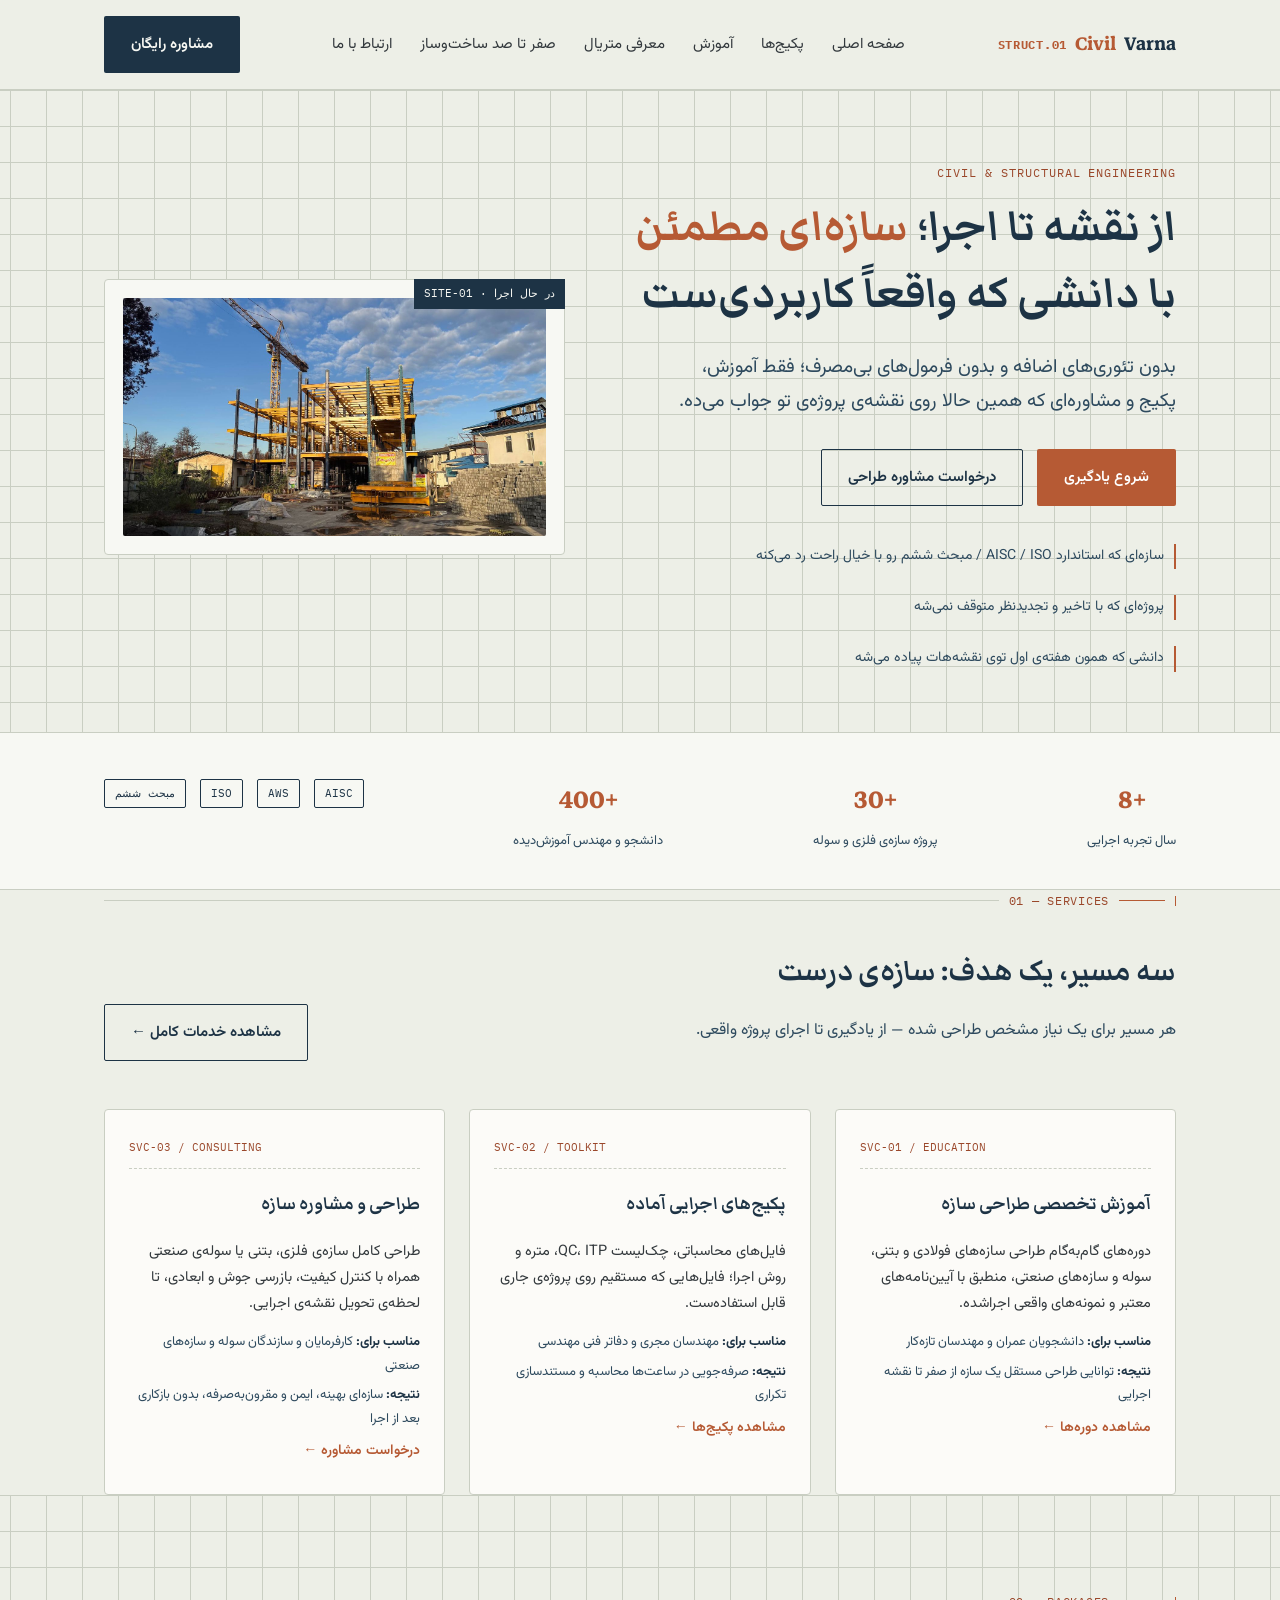
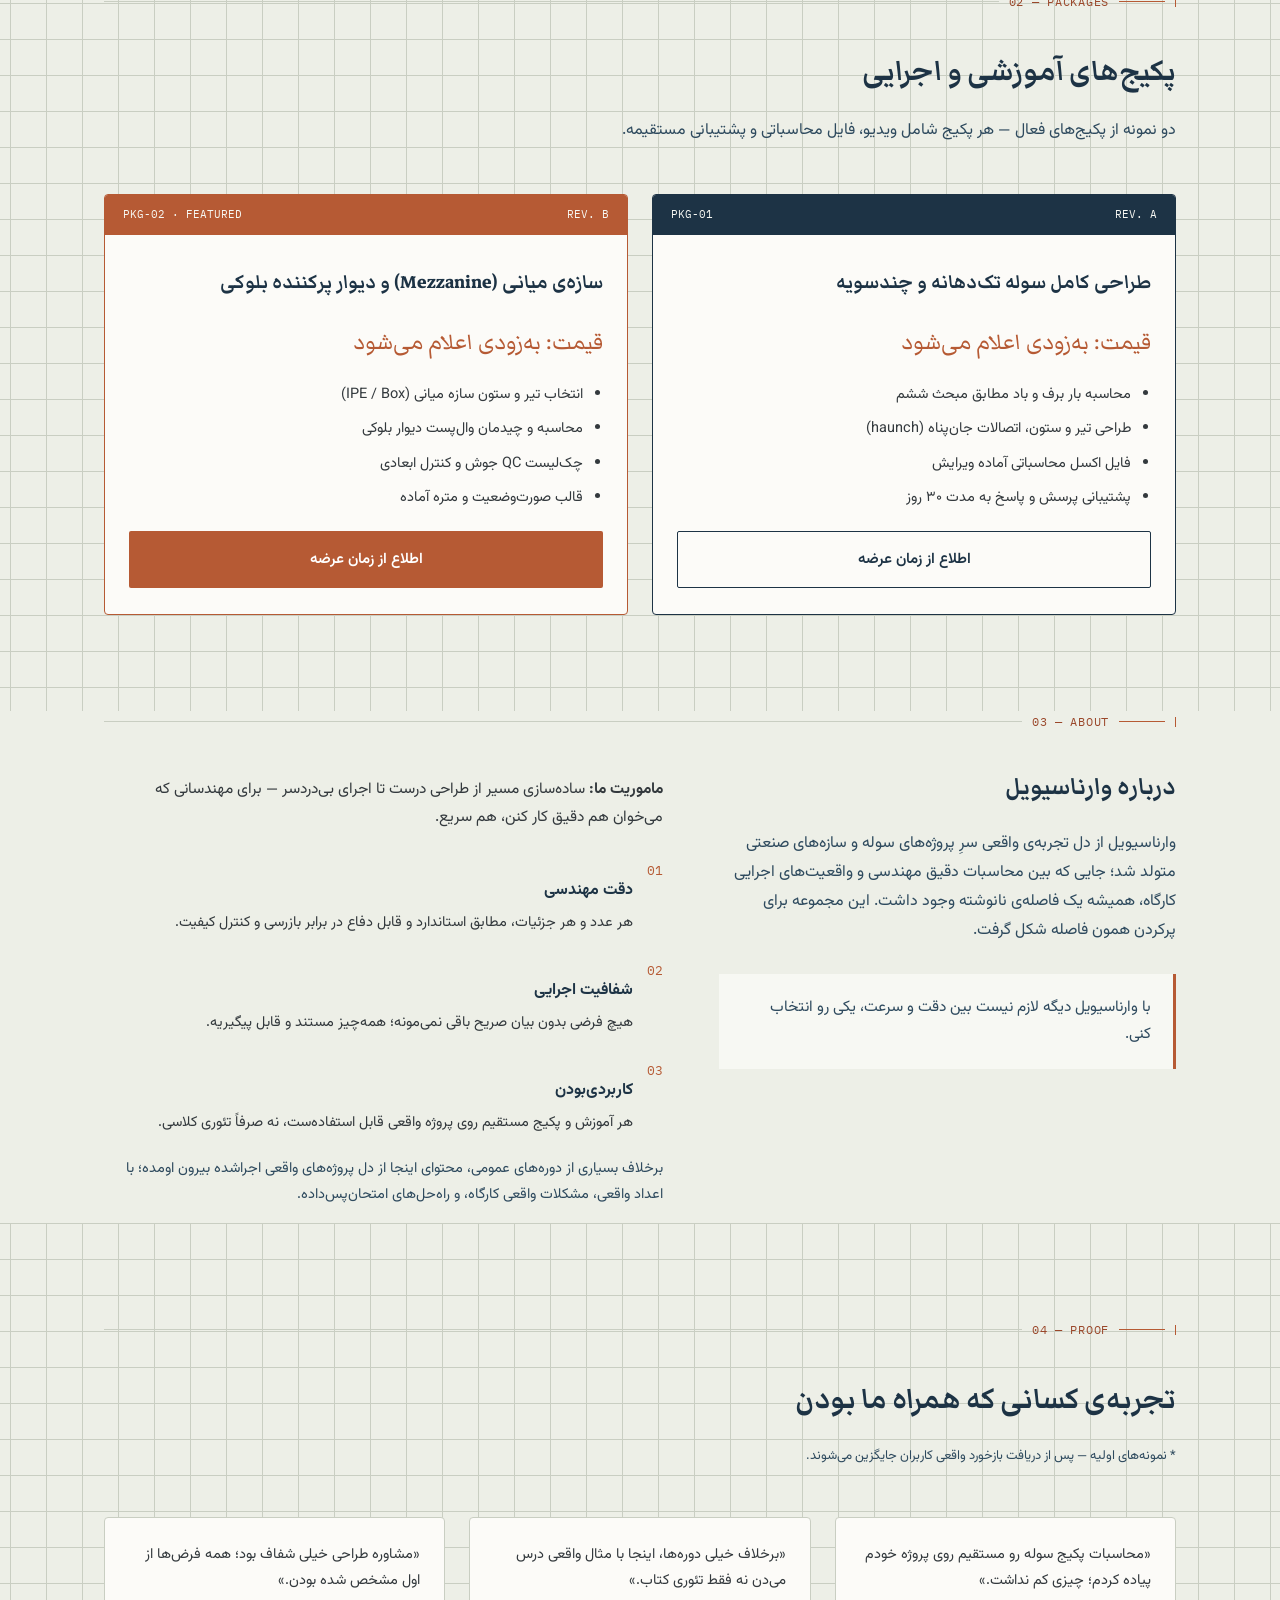
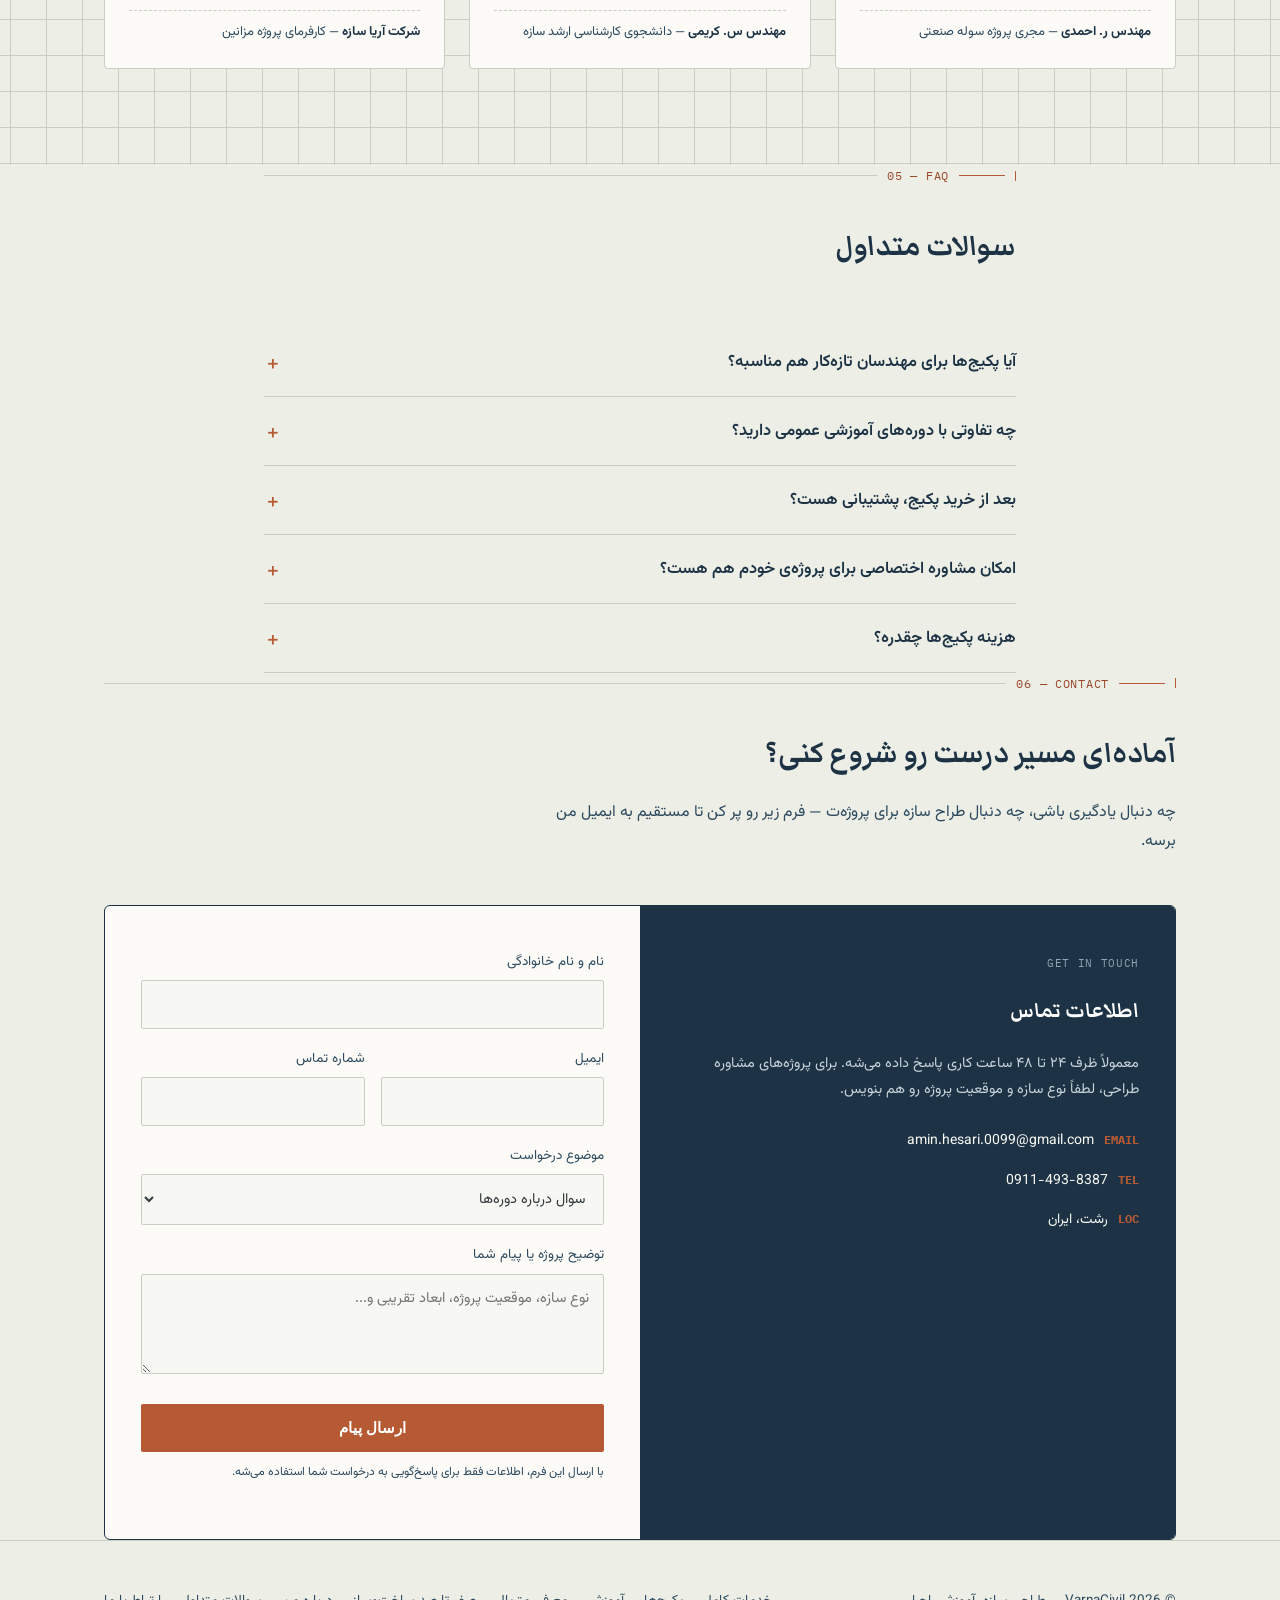
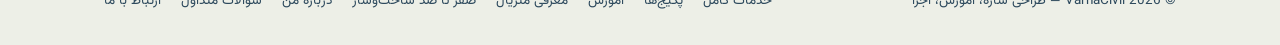
<file: index-1.html>
<!DOCTYPE html>
<html lang="fa" dir="rtl">
<head>
<meta charset="UTF-8">
<meta name="viewport" content="width=device-width, initial-scale=1.0">
<title>VarnaCivil | مهندسی سازه، آموزش کاربردی، طراحی اجرایی</title>
<link rel="preconnect" href="https://fonts.googleapis.com">
<link rel="preconnect" href="https://fonts.gstatic.com" crossorigin>
<link href="https://fonts.googleapis.com/css2?family=Vazirmatn:wght@400;500;600;700;800&family=Markazi+Text:wght@500;600;700&family=IBM+Plex+Mono:wght@400;500&display=swap" rel="stylesheet">
<link rel="stylesheet" href="styles.css">

</head>
<body>

<header>
  <nav>
    <div class="logo">Varna<span style="color:var(--rust)">Civil</span> <span class="mono">STRUCT.01</span></div>
    <ul id="siteNav">
      <li><a href="index.html">صفحه اصلی</a></li>
      <li><a href="index.html#packages">پکیج‌ها</a></li>
      <li><a href="education.html">آموزش</a></li>
      <li><a href="materials.html">معرفی متریال</a></li>
      <li><a href="construction-guide.html">صفر تا صد ساخت‌وساز</a></li>
      <li><a href="index.html#contact">ارتباط با ما</a></li>
    </ul>
    <a href="index.html#contact" class="btn nav-cta">مشاوره رایگان</a>
    <button class="nav-toggle" id="navToggle" aria-label="باز کردن منو" aria-expanded="false">☰</button>
  </nav>
</header>

<section class="hero grid-bg">
  <div class="wrap hero-grid">
    <div>
      <span class="eyebrow mono">CIVIL &amp; STRUCTURAL ENGINEERING</span>
      <h1>از نقشه تا اجرا؛ <em>سازه‌ای مطمئن</em> با دانشی که واقعاً کاربردی‌ست</h1>
      <p class="lead">بدون تئوری‌های اضافه و بدون فرمول‌های بی‌مصرف؛ فقط آموزش، پکیج و مشاوره‌ای که همین حالا روی نقشه‌ی پروژه‌ی تو جواب می‌ده.</p>
      <div class="hero-actions">
        <a href="#packages" class="btn btn-primary">شروع یادگیری</a>
        <a href="#contact" class="btn btn-ghost">درخواست مشاوره طراحی</a>
      </div>
      <div class="hero-benefits">
        <div>سازه‌ای که استاندارد AISC / ISO / مبحث ششم رو با خیال راحت رد می‌کنه</div>
        <div>پروژه‌ای که با تاخیر و تجدیدنظر متوقف نمی‌شه</div>
        <div>دانشی که همون هفته‌ی اول توی نقشه‌هات پیاده می‌شه</div>
      </div>
    </div>
    <div class="truss-frame">
      <span class="tag">SITE-01 · در حال اجرا</span>
      <img src="images/project-01.jpg" alt="اسکلت فلزی پروژه در حال اجرا" style="width:100%;height:100%;object-fit:cover;border-radius:2px;display:block;">
    </div>
  </div>
</section>

<div class="trust-strip">
  <div class="wrap">
    <div class="trust-item"><div class="num">+8</div><div class="label">سال تجربه اجرایی</div></div>
    <div class="trust-item"><div class="num">+30</div><div class="label">پروژه سازه‌ی فلزی و سوله</div></div>
    <div class="trust-item"><div class="num">+400</div><div class="label">دانشجو و مهندس آموزش‌دیده</div></div>
    <div class="trust-item">
      <div class="standards">
        <span class="standard-badge">AISC</span>
        <span class="standard-badge">AWS</span>
        <span class="standard-badge">ISO</span>
        <span class="standard-badge">مبحث ششم</span>
      </div>
    </div>
  </div>
</div>

<section id="services" class="wrap">
  <div class="dim-divider"><span class="tick"></span><div class="rule"></div><span class="mono">01 — SERVICES</span><div class="fill"></div></div>
  <div class="section-head" style="display:flex;justify-content:space-between;align-items:flex-end;flex-wrap:wrap;gap:16px;max-width:none;">
    <div style="max-width:640px;">
      <h2>سه مسیر، یک هدف: سازه‌ی درست</h2>
      <p>هر مسیر برای یک نیاز مشخص طراحی شده — از یادگیری تا اجرای پروژه واقعی.</p>
    </div>
    <a href="services.html" class="btn btn-ghost">مشاهده خدمات کامل ←</a>
  </div>
  <div class="services-grid">
    <div class="service-card">
      <div class="card-tag">SVC-01 / EDUCATION</div>
      <h3>آموزش تخصصی طراحی سازه</h3>
      <p>دوره‌های گام‌به‌گام طراحی سازه‌های فولادی و بتنی، سوله و سازه‌های صنعتی، منطبق با آیین‌نامه‌های معتبر و نمونه‌های واقعی اجراشده.</p>
      <div class="meta"><b>مناسب برای:</b> دانشجویان عمران و مهندسان تازه‌کار</div>
      <div class="meta"><b>نتیجه:</b> توانایی طراحی مستقل یک سازه از صفر تا نقشه اجرایی</div>
      <a href="#packages" class="link">مشاهده دوره‌ها ←</a>
    </div>
    <div class="service-card">
      <div class="card-tag">SVC-02 / TOOLKIT</div>
      <h3>پکیج‌های اجرایی آماده</h3>
      <p>فایل‌های محاسباتی، چک‌لیست QC، ITP، متره و روش اجرا؛ فایل‌هایی که مستقیم روی پروژه‌ی جاری قابل استفاده‌ست.</p>
      <div class="meta"><b>مناسب برای:</b> مهندسان مجری و دفاتر فنی مهندسی</div>
      <div class="meta"><b>نتیجه:</b> صرفه‌جویی در ساعت‌ها محاسبه و مستندسازی تکراری</div>
      <a href="#packages" class="link">مشاهده پکیج‌ها ←</a>
    </div>
    <div class="service-card">
      <div class="card-tag">SVC-03 / CONSULTING</div>
      <h3>طراحی و مشاوره سازه</h3>
      <p>طراحی کامل سازه‌ی فلزی، بتنی یا سوله‌ی صنعتی همراه با کنترل کیفیت، بازرسی جوش و ابعادی، تا لحظه‌ی تحویل نقشه‌ی اجرایی.</p>
      <div class="meta"><b>مناسب برای:</b> کارفرمایان و سازندگان سوله و سازه‌های صنعتی</div>
      <div class="meta"><b>نتیجه:</b> سازه‌ای بهینه، ایمن و مقرون‌به‌صرفه، بدون بازکاری بعد از اجرا</div>
      <a href="#contact" class="link">درخواست مشاوره ←</a>
    </div>
  </div>
</section>

<section id="packages" class="grid-bg">
  <div class="wrap">
    <div class="dim-divider"><span class="tick"></span><div class="rule"></div><span class="mono">02 — PACKAGES</span><div class="fill"></div></div>
    <div class="section-head">
      <h2>پکیج‌های آموزشی و اجرایی</h2>
      <p>دو نمونه از پکیج‌های فعال — هر پکیج شامل ویدیو، فایل محاسباتی و پشتیبانی مستقیمه.</p>
    </div>
    <div class="pkg-grid">
      <div class="pkg-card">
        <div class="pkg-titleblock"><span>PKG-01</span><span>REV. A</span></div>
        <div class="pkg-body">
          <h3>طراحی کامل سوله تک‌دهانه و چندسویه</h3>
          <div class="price">قیمت: به‌زودی اعلام می‌شود</div>
          <ul>
            <li>محاسبه بار برف و باد مطابق مبحث ششم</li>
            <li>طراحی تیر و ستون، اتصالات جان‌پناه (haunch)</li>
            <li>فایل اکسل محاسباتی آماده ویرایش</li>
            <li>پشتیبانی پرسش و پاسخ به مدت ۳۰ روز</li>
          </ul>
          <a href="#contact" class="btn btn-ghost" style="width:100%;justify-content:center;">اطلاع از زمان عرضه</a>
        </div>
      </div>
      <div class="pkg-card featured">
        <div class="pkg-titleblock"><span>PKG-02 · FEATURED</span><span>REV. B</span></div>
        <div class="pkg-body">
          <h3>سازه‌ی میانی (Mezzanine) و دیوار پرکننده بلوکی</h3>
          <div class="price">قیمت: به‌زودی اعلام می‌شود</div>
          <ul>
            <li>انتخاب تیر و ستون سازه میانی (IPE / Box)</li>
            <li>محاسبه و چیدمان وال‌پست دیوار بلوکی</li>
            <li>چک‌لیست QC جوش و کنترل ابعادی</li>
            <li>قالب صورت‌وضعیت و متره آماده</li>
          </ul>
          <a href="#contact" class="btn btn-primary" style="width:100%;justify-content:center;">اطلاع از زمان عرضه</a>
        </div>
      </div>
    </div>
  </div>
</section>

<section id="about" class="wrap">
  <div class="dim-divider"><span class="tick"></span><div class="rule"></div><span class="mono">03 — ABOUT</span><div class="fill"></div></div>
  <div class="about-grid">
    <div>
      <h2 style="font-size:30px;">درباره وارناسیویل</h2>
      <p style="color:var(--ink-soft);margin-top:16px;">
        وارناسیویل از دل تجربه‌ی واقعی سرِ پروژه‌های سوله و سازه‌های صنعتی متولد شد؛ جایی که بین محاسبات دقیق مهندسی و واقعیت‌های اجرایی کارگاه، همیشه یک فاصله‌ی نانوشته وجود داشت. این مجموعه برای پرکردن همون فاصله شکل گرفت.
      </p>
      <div class="about-closing">با وارناسیویل دیگه لازم نیست بین دقت و سرعت، یکی رو انتخاب کنی.</div>
    </div>
    <div>
      <p style="font-size:15.5px;color:var(--charcoal);">
        <b>ماموریت ما:</b> ساده‌سازی مسیر از طراحی درست تا اجرای بی‌دردسر — برای مهندسانی که می‌خوان هم دقیق کار کنن، هم سریع.
      </p>
      <div class="values-list">
        <div class="value-item">
          <span class="mark">01</span>
          <div><h4>دقت مهندسی</h4><p>هر عدد و هر جزئیات، مطابق استاندارد و قابل دفاع در برابر بازرسی و کنترل کیفیت.</p></div>
        </div>
        <div class="value-item">
          <span class="mark">02</span>
          <div><h4>شفافیت اجرایی</h4><p>هیچ فرضی بدون بیان صریح باقی نمی‌مونه؛ همه‌چیز مستند و قابل پیگیریه.</p></div>
        </div>
        <div class="value-item">
          <span class="mark">03</span>
          <div><h4>کاربردی‌بودن</h4><p>هر آموزش و پکیج مستقیم روی پروژه واقعی قابل استفاده‌ست، نه صرفاً تئوری کلاسی.</p></div>
        </div>
      </div>
      <p style="font-size:14.5px;color:var(--ink-soft);margin-top:20px;">
        برخلاف بسیاری از دوره‌های عمومی، محتوای اینجا از دل پروژه‌های واقعی اجراشده بیرون اومده؛ با اعداد واقعی، مشکلات واقعی کارگاه، و راه‌حل‌های امتحان‌پس‌داده.
      </p>
    </div>
  </div>
</section>

<section class="grid-bg">
  <div class="wrap">
    <div class="dim-divider"><span class="tick"></span><div class="rule"></div><span class="mono">04 — PROOF</span><div class="fill"></div></div>
    <div class="section-head">
      <h2>تجربه‌ی کسانی که همراه ما بودن</h2>
      <p style="font-size:13px;color:var(--ink-soft)">* نمونه‌های اولیه — پس از دریافت بازخورد واقعی کاربران جایگزین می‌شوند.</p>
    </div>
    <div class="proof-grid">
      <div class="proof-card">
        <div class="quote">«محاسبات پکیج سوله رو مستقیم روی پروژه خودم پیاده کردم؛ چیزی کم نداشت.»</div>
        <div class="who"><b>مهندس ر. احمدی</b> — مجری پروژه سوله صنعتی</div>
      </div>
      <div class="proof-card">
        <div class="quote">«برخلاف خیلی دوره‌ها، اینجا با مثال واقعی درس می‌دن نه فقط تئوری کتاب.»</div>
        <div class="who"><b>مهندس س. کریمی</b> — دانشجوی کارشناسی ارشد سازه</div>
      </div>
      <div class="proof-card">
        <div class="quote">«مشاوره طراحی خیلی شفاف بود؛ همه فرض‌ها از اول مشخص شده بودن.»</div>
        <div class="who"><b>شرکت آریا سازه</b> — کارفرمای پروژه مزانین</div>
      </div>
    </div>
  </div>
</section>

<section id="faq" class="wrap" style="max-width:800px;">
  <div class="dim-divider"><span class="tick"></span><div class="rule"></div><span class="mono">05 — FAQ</span><div class="fill"></div></div>
  <div class="section-head"><h2>سوالات متداول</h2></div>
  <div id="faq-list">
    <div class="faq-item">
      <button class="faq-q">آیا پکیج‌ها برای مهندسان تازه‌کار هم مناسبه؟ <span class="plus">＋</span></button>
      <div class="faq-a"><p>بله. هر پکیج با فرض دانش پایه شروع می‌شه و مرحله‌به‌مرحله جلو می‌ره، اما آنقدر دقیق هست که مهندسان باتجربه هم ازش برای پروژه واقعی استفاده کنن.</p></div>
    </div>
    <div class="faq-item">
      <button class="faq-q">چه تفاوتی با دوره‌های آموزشی عمومی دارید؟ <span class="phone plus">＋</span></button>
      <div class="faq-a"><p>محتوای اینجا از دل پروژه‌های واقعی اجراشده (سوله، مزانین، سازه فلزی) بیرون اومده، نه صرفاً تئوری آیین‌نامه. هر فایل قابل استفاده مستقیم روی نقشه‌ی شماست.</p></div>
    </div>
    <div class="faq-item">
      <button class="faq-q">بعد از خرید پکیج، پشتیبانی هست؟ <span class="plus">＋</span></button>
      <div class="faq-a"><p>بله، برای مدت مشخص‌شده در هر پکیج امکان پرسش و پاسخ مستقیم درباره محاسبات و نحوه استفاده از فایل‌ها وجود داره.</p></div>
    </div>
    <div class="faq-item">
      <button class="faq-q">امکان مشاوره اختصاصی برای پروژه‌ی خودم هم هست؟ <span class="plus">＋</span></button>
      <div class="faq-a"><p>بله، از طریق بخش «درخواست مشاوره» می‌تونید مشخصات پروژه رو ارسال کنید تا بررسی و برای هماهنگی وقت اولیه تماس گرفته بشه.</p></div>
    </div>
    <div class="faq-item">
      <button class="faq-q">هزینه پکیج‌ها چقدره؟ <span class="plus">＋</span></button>
      <div class="faq-a"><p>قیمت‌گذاری نهایی به‌زودی روی همین صفحه اعلام می‌شه. برای اطلاع از زمان انتشار، فرم پایین صفحه رو پر کنید.</p></div>
    </div>
  </div>
</section>

<section id="contact" class="wrap">
  <div class="dim-divider"><span class="tick"></span><div class="rule"></div><span class="mono">06 — CONTACT</span><div class="fill"></div></div>
  <div class="section-head">
    <h2>آماده‌ای مسیر درست رو شروع کنی؟</h2>
    <p>چه دنبال یادگیری باشی، چه دنبال طراح سازه برای پروژه‌ت — فرم زیر رو پر کن تا مستقیم به ایمیل من برسه.</p>
  </div>
  <div class="contact-wrap">
    <div class="contact-info">
      <span class="mono">GET IN TOUCH</span>
      <h2>اطلاعات تماس</h2>
      <p>معمولاً ظرف ۲۴ تا ۴۸ ساعت کاری پاسخ داده می‌شه. برای پروژه‌های مشاوره طراحی، لطفاً نوع سازه و موقعیت پروژه رو هم بنویس.</p>
      <ul>
        <li><b>EMAIL</b> amin.hesari.0099@gmail.com</li>
        <li><b>TEL</b> 0911-493-8387</li>
        <li><b>LOC</b> رشت، ایران</li>
      </ul>
    </div>
    <div class="contact-form">
      <div class="form-success" id="formSuccess">✓ پیام شما ارسال شد. به‌زودی پاسخ داده می‌شه.</div>
      <form id="contactForm" action="https://api.web3forms.com/submit" method="POST">
        <!-- برای فعال‌سازی این فرم: در web3forms.com ثبت‌نام کن (رایگان)، Access Key بگیر و مقدار زیر رو جایگزین کن -->
        <input type="hidden" name="access_key" value="a67e29ad-2682-4dd1-9dd6-2adacbf0fb35">
        <input type="hidden" name="subject" value="پیام جدید از سایت VarnaCivil">
        <input type="checkbox" name="botcheck" style="display:none" tabindex="-1" autocomplete="off">

        <div class="form-row">
          <label for="name">نام و نام خانوادگی</label>
          <input type="text" id="name" name="name" required>
        </div>
        <div class="form-two">
          <div class="form-row">
            <label for="email">ایمیل</label>
            <input type="email" id="email" name="email" required>
          </div>
          <div class="form-row">
            <label for="phone">شماره تماس</label>
            <input type="tel" id="phone" name="phone">
          </div>
        </div>
        <div class="form-row">
          <label for="topic">موضوع درخواست</label>
          <select id="topic" name="topic">
            <option>سوال درباره دوره‌ها</option>
            <option>خرید پکیج آموزشی</option>
            <option>درخواست مشاوره طراحی سازه</option>
            <option>سایر موارد</option>
          </select>
        </div>
        <div class="form-row">
          <label for="message">توضیح پروژه یا پیام شما</label>
          <textarea id="message" name="message" required placeholder="نوع سازه، موقعیت پروژه، ابعاد تقریبی و..."></textarea>
        </div>
        <button type="submit" class="btn btn-primary" style="width:100%;justify-content:center;">ارسال پیام</button>
        <p class="form-note">با ارسال این فرم، اطلاعات فقط برای پاسخ‌گویی به درخواست شما استفاده می‌شه.</p>
      </form>
    </div>
  </div>
</section>

<footer>
  <div class="wrap footer-grid">
    <div>© <span id="year"></span> VarnaCivil — طراحی سازه، آموزش، اجرا</div>
    <div style="display:flex;gap:20px;flex-wrap:wrap;">
      <a href="services.html">خدمات کامل</a>
      <a href="index.html#packages">پکیج‌ها</a>
      <a href="education.html">آموزش</a>
      <a href="materials.html">معرفی متریال</a>
      <a href="construction-guide.html">صفر تا صد ساخت‌وساز</a>
      <a href="index.html#about">درباره من</a>
      <a href="index.html#faq">سوالات متداول</a>
      <a href="index.html#contact">ارتباط با ما</a>
    </div>
  </div>
</footer>

<script src="script.js"></script>

</body>
</html>
</file>
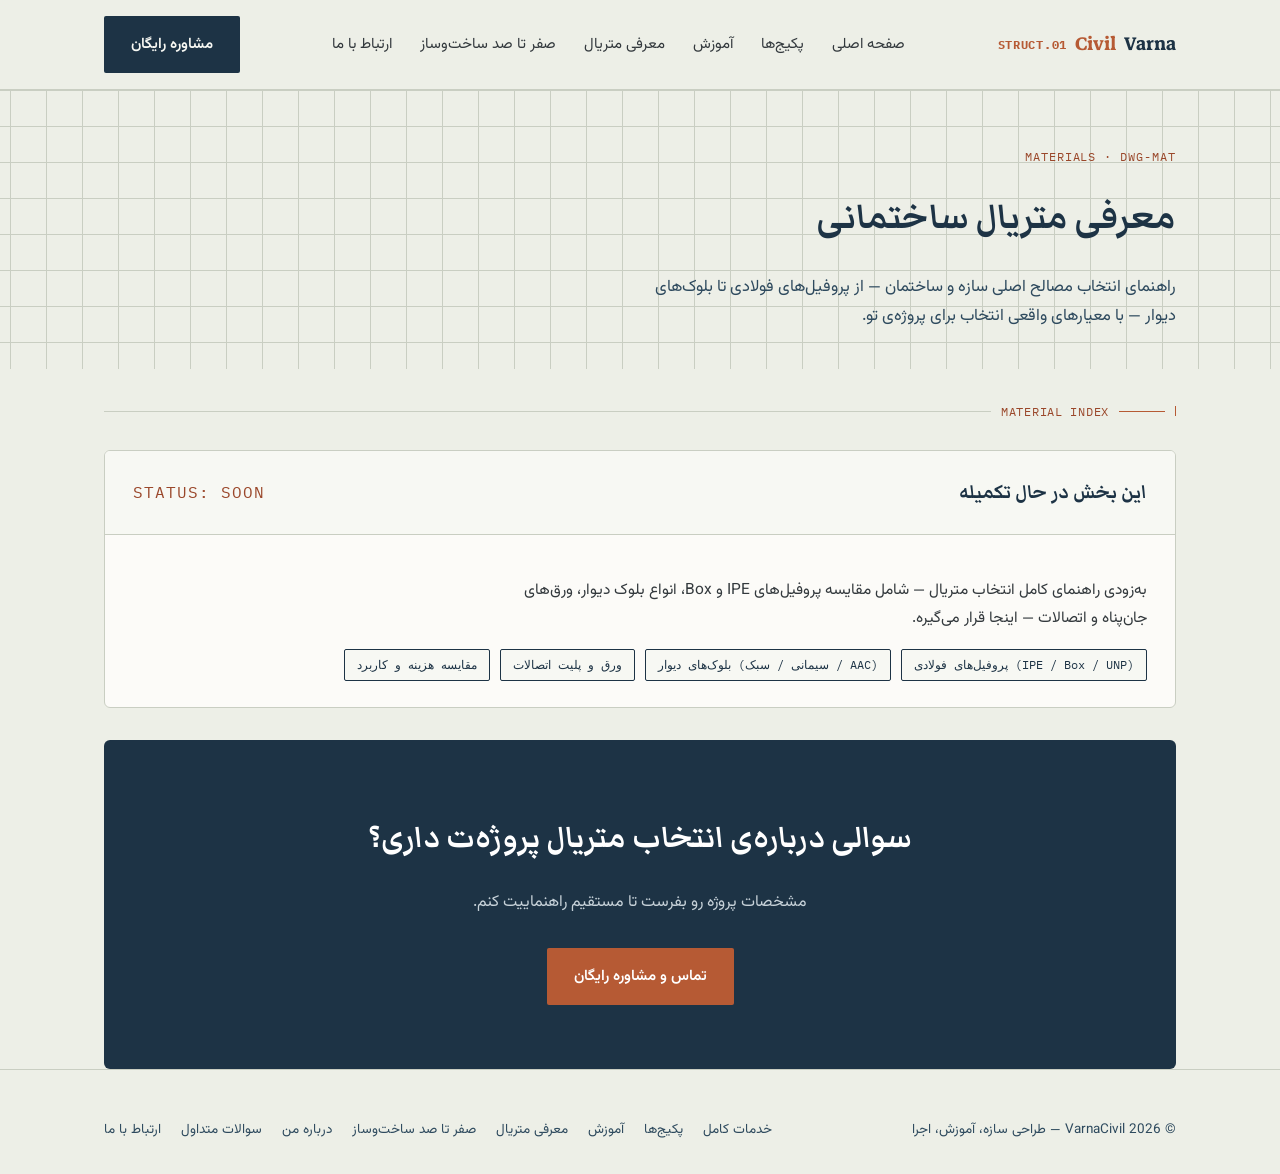
<file: materials-1.html>
<!DOCTYPE html>
<html lang="fa" dir="rtl">
<head>
<meta charset="UTF-8">
<meta name="viewport" content="width=device-width, initial-scale=1.0">
<title>معرفی متریال | VarnaCivil</title>
<link rel="preconnect" href="https://fonts.googleapis.com">
<link rel="preconnect" href="https://fonts.gstatic.com" crossorigin>
<link href="https://fonts.googleapis.com/css2?family=Vazirmatn:wght@400;500;600;700;800&family=Markazi+Text:wght@500;600;700&family=IBM+Plex+Mono:wght@400;500&display=swap" rel="stylesheet">
<link rel="stylesheet" href="styles.css">
</head>
<body>

<header>
  <nav>
    <div class="logo">Varna<span style="color:var(--rust)">Civil</span> <span class="mono">STRUCT.01</span></div>
    <ul id="siteNav">
      <li><a href="index.html">صفحه اصلی</a></li>
      <li><a href="index.html#packages">پکیج‌ها</a></li>
      <li><a href="education.html">آموزش</a></li>
      <li><a href="materials.html">معرفی متریال</a></li>
      <li><a href="construction-guide.html">صفر تا صد ساخت‌وساز</a></li>
      <li><a href="index.html#contact">ارتباط با ما</a></li>
    </ul>
    <a href="index.html#contact" class="btn nav-cta">مشاوره رایگان</a>
    <button class="nav-toggle" id="navToggle" aria-label="باز کردن منو" aria-expanded="false">☰</button>
  </nav>
</header>

<section class="page-hero grid-bg">
  <div class="wrap">
    <span class="eyebrow mono">MATERIALS · DWG-MAT</span>
    <h1>معرفی متریال ساختمانی</h1>
    <p>راهنمای انتخاب مصالح اصلی سازه و ساختمان — از پروفیل‌های فولادی تا بلوک‌های دیوار — با معیارهای واقعی انتخاب برای پروژه‌ی تو.</p>
  </div>
</section>

<section class="wrap" style="padding-top:32px;">
  <div class="dim-divider"><span class="tick"></span><div class="rule"></div><span class="mono">MATERIAL INDEX</span><div class="fill"></div></div>

  <div class="service-block">
    <div class="service-block-head">
      <h3>این بخش در حال تکمیله</h3>
      <span class="mono" style="color:var(--rust-deep);">STATUS: SOON</span>
    </div>
    <div class="service-block-body">
      <p style="font-size:15.5px;color:var(--charcoal);max-width:70ch;">
        به‌زودی راهنمای کامل انتخاب متریال — شامل مقایسه پروفیل‌های IPE و Box، انواع بلوک دیوار، ورق‌های جان‌پناه و اتصالات — اینجا قرار می‌گیره.
      </p>
      <div class="deliverables">
        <span>پروفیل‌های فولادی (IPE / Box / UNP)</span>
        <span>بلوک‌های دیوار (سیمانی / سبک / AAC)</span>
        <span>ورق و پلیت اتصالات</span>
        <span>مقایسه هزینه و کاربرد</span>
      </div>
    </div>
  </div>

  <div class="final-cta" style="margin-top:16px;">
    <h2>سوالی درباره‌ی انتخاب متریال پروژه‌ت داری؟</h2>
    <p>مشخصات پروژه رو بفرست تا مستقیم راهنماییت کنم.</p>
    <a href="index.html#contact" class="btn btn-primary">تماس و مشاوره رایگان</a>
  </div>
</section>

<footer>
  <div class="wrap footer-grid">
    <div>© <span id="year"></span> VarnaCivil — طراحی سازه، آموزش، اجرا</div>
    <div style="display:flex;gap:20px;flex-wrap:wrap;">
      <a href="services.html">خدمات کامل</a>
      <a href="index.html#packages">پکیج‌ها</a>
      <a href="education.html">آموزش</a>
      <a href="materials.html">معرفی متریال</a>
      <a href="construction-guide.html">صفر تا صد ساخت‌وساز</a>
      <a href="index.html#about">درباره من</a>
      <a href="index.html#faq">سوالات متداول</a>
      <a href="index.html#contact">ارتباط با ما</a>
    </div>
  </div>
</footer>

<script src="script.js"></script>

</body>
</html>
</file>
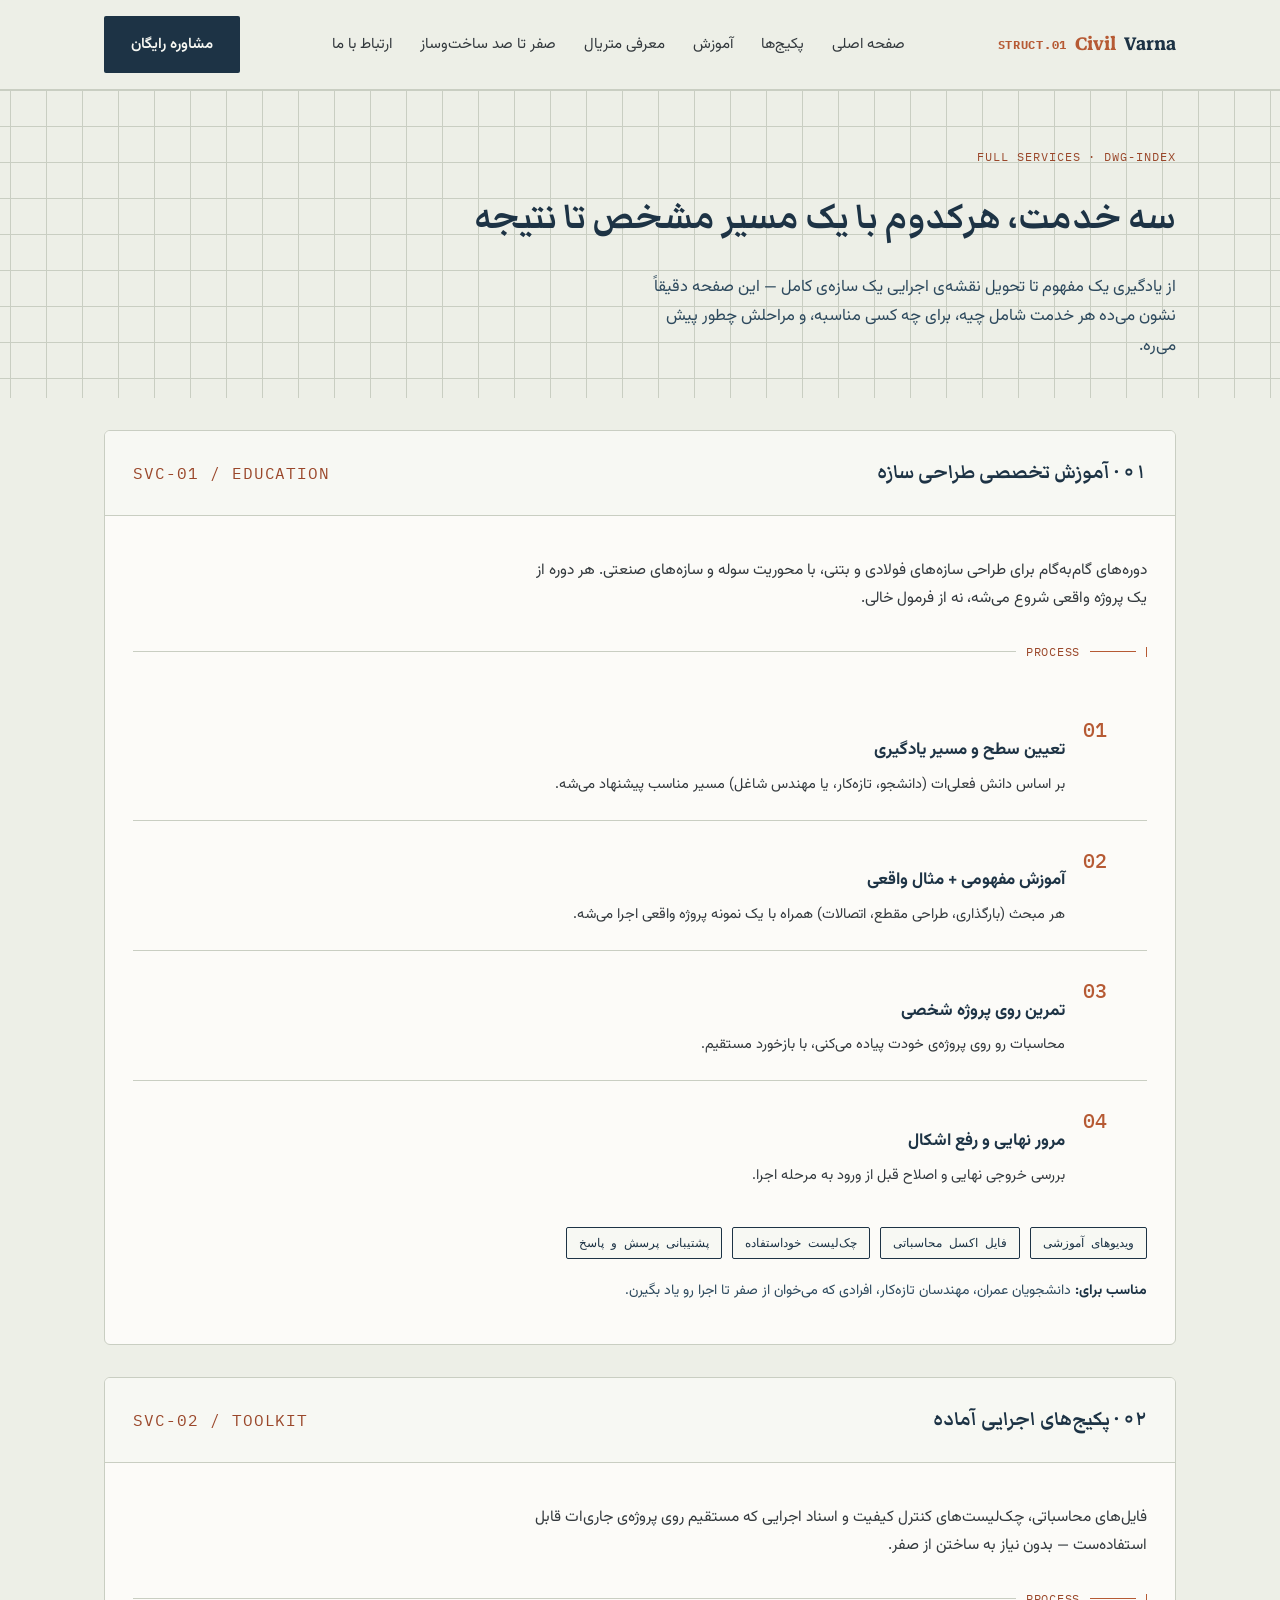
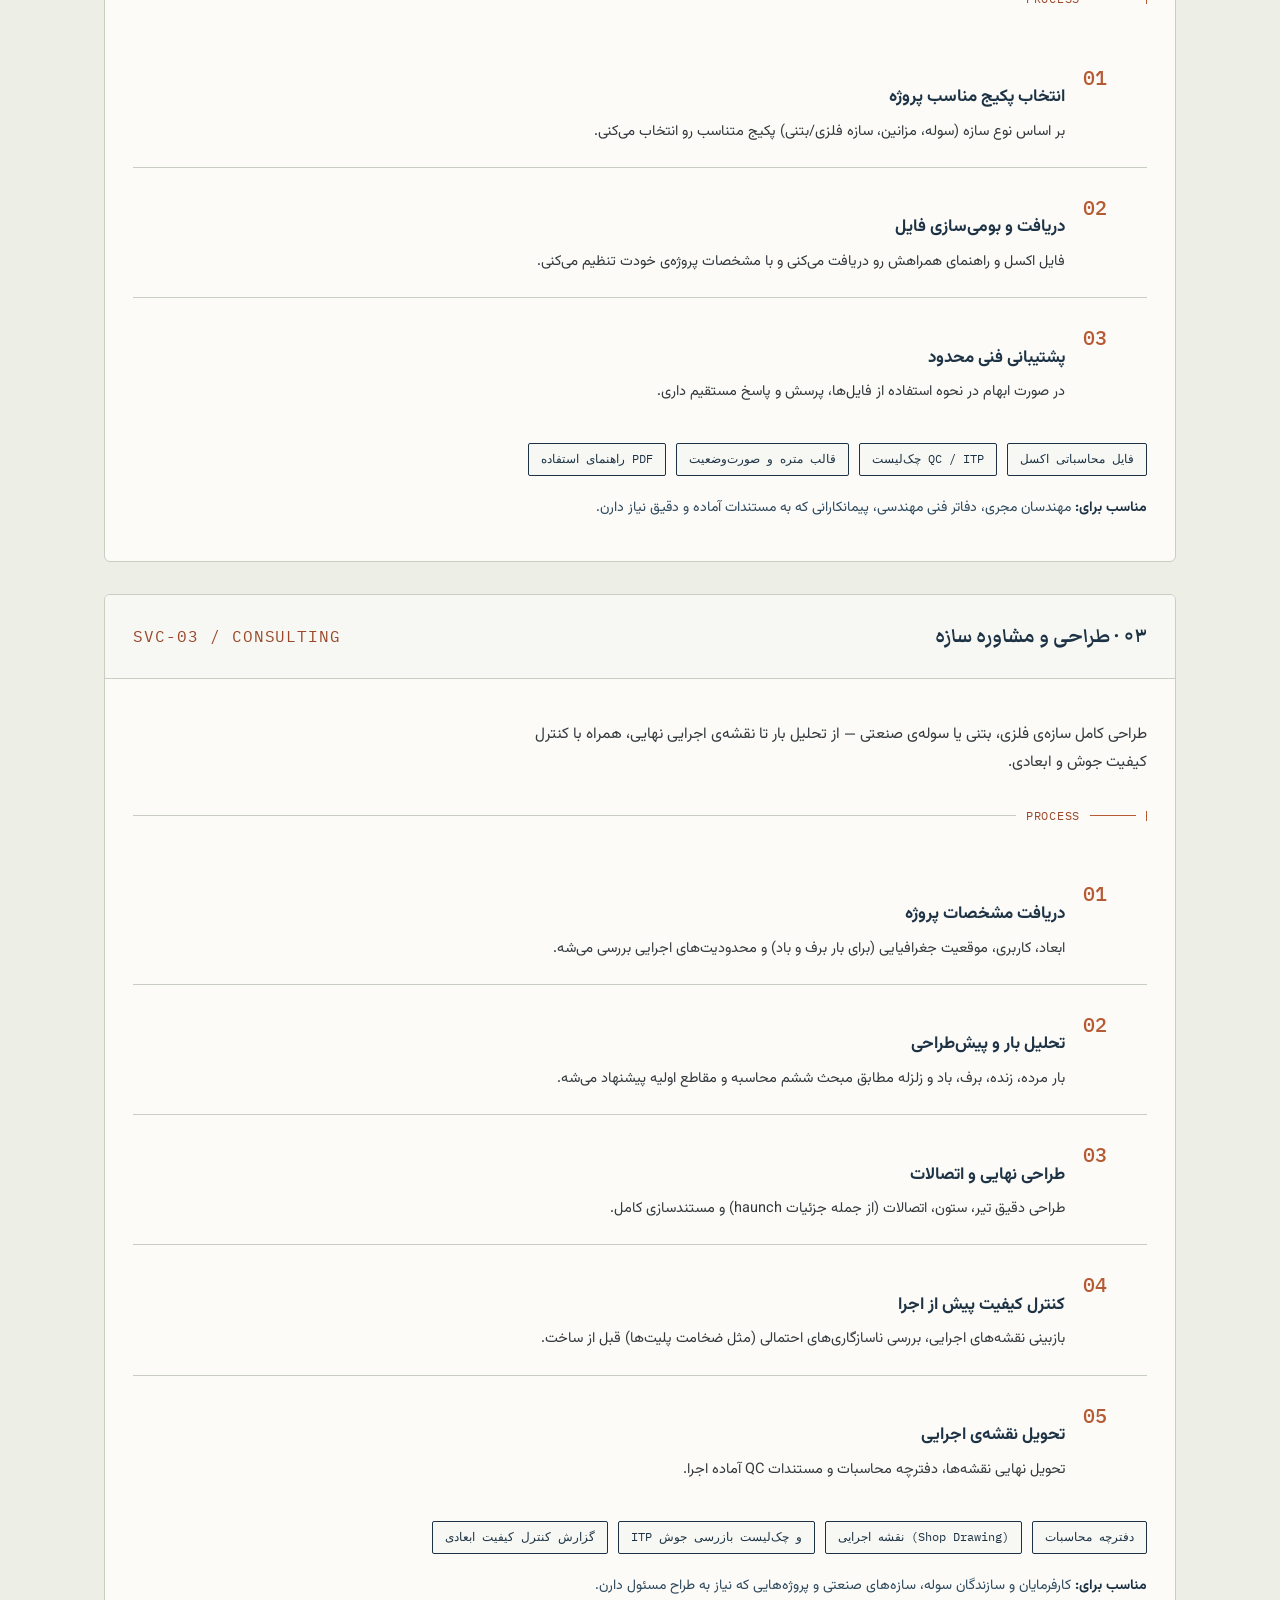
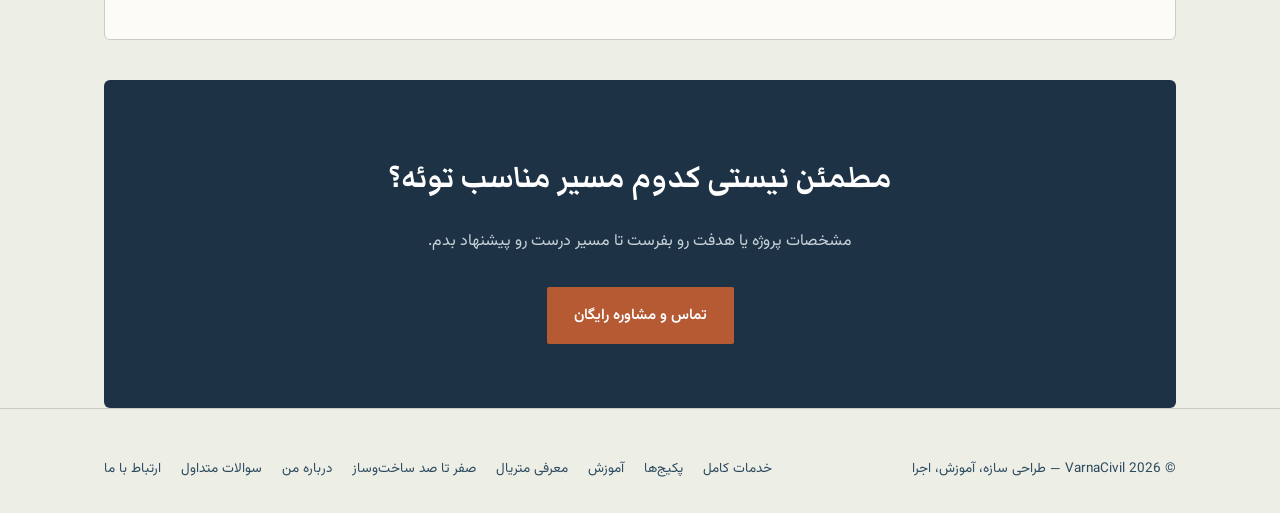
<file: services-1.html>
<!DOCTYPE html>
<html lang="fa" dir="rtl">
<head>
<meta charset="UTF-8">
<meta name="viewport" content="width=device-width, initial-scale=1.0">
<title>خدمات کامل | VarnaCivil</title>
<link rel="preconnect" href="https://fonts.googleapis.com">
<link rel="preconnect" href="https://fonts.gstatic.com" crossorigin>
<link href="https://fonts.googleapis.com/css2?family=Vazirmatn:wght@400;500;600;700;800&family=Markazi+Text:wght@500;600;700&family=IBM+Plex+Mono:wght@400;500&display=swap" rel="stylesheet">
<link rel="stylesheet" href="styles.css">
</head>
<body>

<header>
  <nav>
    <div class="logo">Varna<span style="color:var(--rust)">Civil</span> <span class="mono">STRUCT.01</span></div>
    <ul id="siteNav">
      <li><a href="index.html">صفحه اصلی</a></li>
      <li><a href="index.html#packages">پکیج‌ها</a></li>
      <li><a href="education.html">آموزش</a></li>
      <li><a href="materials.html">معرفی متریال</a></li>
      <li><a href="construction-guide.html">صفر تا صد ساخت‌وساز</a></li>
      <li><a href="index.html#contact">ارتباط با ما</a></li>
    </ul>
    <a href="index.html#contact" class="btn nav-cta">مشاوره رایگان</a>
    <button class="nav-toggle" id="navToggle" aria-label="باز کردن منو" aria-expanded="false">☰</button>
  </nav>
</header>

<section class="page-hero grid-bg">
  <div class="wrap">
    <span class="eyebrow mono">FULL SERVICES · DWG-INDEX</span>
    <h1>سه خدمت، هرکدوم با یک مسیر مشخص تا نتیجه</h1>
    <p>از یادگیری یک مفهوم تا تحویل نقشه‌ی اجرایی یک سازه‌ی کامل — این صفحه دقیقاً نشون می‌ده هر خدمت شامل چیه، برای چه کسی مناسبه، و مراحلش چطور پیش می‌ره.</p>
  </div>
</section>

<section class="wrap" style="padding-top:32px;">

  <!-- SERVICE 01 -->
  <div class="service-block">
    <div class="service-block-head">
      <h3>۰۱ · آموزش تخصصی طراحی سازه</h3>
      <span class="mono" style="color:var(--rust-deep);">SVC-01 / EDUCATION</span>
    </div>
    <div class="service-block-body">
      <p style="font-size:15.5px;color:var(--charcoal);max-width:70ch;">
        دوره‌های گام‌به‌گام برای طراحی سازه‌های فولادی و بتنی، با محوریت سوله و سازه‌های صنعتی. هر دوره از یک پروژه واقعی شروع می‌شه، نه از فرمول خالی.
      </p>

      <div class="dim-divider" style="margin-top:28px;"><span class="tick"></span><div class="rule"></div><span class="mono">PROCESS</span><div class="fill"></div></div>
      <div class="process-list">
        <div class="process-step">
          <div class="step-num">01</div>
          <div><h4>تعیین سطح و مسیر یادگیری</h4><p>بر اساس دانش فعلی‌ات (دانشجو، تازه‌کار، یا مهندس شاغل) مسیر مناسب پیشنهاد می‌شه.</p></div>
        </div>
        <div class="process-step">
          <div class="step-num">02</div>
          <div><h4>آموزش مفهومی + مثال واقعی</h4><p>هر مبحث (بارگذاری، طراحی مقطع، اتصالات) همراه با یک نمونه پروژه واقعی اجرا می‌شه.</p></div>
        </div>
        <div class="process-step">
          <div class="step-num">03</div>
          <div><h4>تمرین روی پروژه شخصی</h4><p>محاسبات رو روی پروژه‌ی خودت پیاده می‌کنی، با بازخورد مستقیم.</p></div>
        </div>
        <div class="process-step">
          <div class="step-num">04</div>
          <div><h4>مرور نهایی و رفع اشکال</h4><p>بررسی خروجی نهایی و اصلاح قبل از ورود به مرحله اجرا.</p></div>
        </div>
      </div>

      <div class="deliverables">
        <span>ویدیوهای آموزشی</span>
        <span>فایل اکسل محاسباتی</span>
        <span>چک‌لیست خوداستفاده</span>
        <span>پشتیبانی پرسش و پاسخ</span>
      </div>

      <p style="margin-top:20px;font-size:14px;color:var(--ink-soft);"><b style="color:var(--ink);">مناسب برای:</b> دانشجویان عمران، مهندسان تازه‌کار، افرادی که می‌خوان از صفر تا اجرا رو یاد بگیرن.</p>
    </div>
  </div>

  <!-- SERVICE 02 -->
  <div class="service-block">
    <div class="service-block-head">
      <h3>۰۲ · پکیج‌های اجرایی آماده</h3>
      <span class="mono" style="color:var(--rust-deep);">SVC-02 / TOOLKIT</span>
    </div>
    <div class="service-block-body">
      <p style="font-size:15.5px;color:var(--charcoal);max-width:70ch;">
        فایل‌های محاسباتی، چک‌لیست‌های کنترل کیفیت و اسناد اجرایی که مستقیم روی پروژه‌ی جاری‌ات قابل استفاده‌ست — بدون نیاز به ساختن از صفر.
      </p>

      <div class="dim-divider" style="margin-top:28px;"><span class="tick"></span><div class="rule"></div><span class="mono">PROCESS</span><div class="fill"></div></div>
      <div class="process-list">
        <div class="process-step">
          <div class="step-num">01</div>
          <div><h4>انتخاب پکیج مناسب پروژه</h4><p>بر اساس نوع سازه (سوله، مزانین، سازه فلزی/بتنی) پکیج متناسب رو انتخاب می‌کنی.</p></div>
        </div>
        <div class="process-step">
          <div class="step-num">02</div>
          <div><h4>دریافت و بومی‌سازی فایل</h4><p>فایل اکسل و راهنمای همراهش رو دریافت می‌کنی و با مشخصات پروژه‌ی خودت تنظیم می‌کنی.</p></div>
        </div>
        <div class="process-step">
          <div class="step-num">03</div>
          <div><h4>پشتیبانی فنی محدود</h4><p>در صورت ابهام در نحوه استفاده از فایل‌ها، پرسش و پاسخ مستقیم داری.</p></div>
        </div>
      </div>

      <div class="deliverables">
        <span>فایل محاسباتی اکسل</span>
        <span>چک‌لیست QC / ITP</span>
        <span>قالب متره و صورت‌وضعیت</span>
        <span>راهنمای استفاده PDF</span>
      </div>

      <p style="margin-top:20px;font-size:14px;color:var(--ink-soft);"><b style="color:var(--ink);">مناسب برای:</b> مهندسان مجری، دفاتر فنی مهندسی، پیمانکارانی که به مستندات آماده و دقیق نیاز دارن.</p>
    </div>
  </div>

  <!-- SERVICE 03 -->
  <div class="service-block">
    <div class="service-block-head">
      <h3>۰۳ · طراحی و مشاوره سازه</h3>
      <span class="mono" style="color:var(--rust-deep);">SVC-03 / CONSULTING</span>
    </div>
    <div class="service-block-body">
      <p style="font-size:15.5px;color:var(--charcoal);max-width:70ch;">
        طراحی کامل سازه‌ی فلزی، بتنی یا سوله‌ی صنعتی — از تحلیل بار تا نقشه‌ی اجرایی نهایی، همراه با کنترل کیفیت جوش و ابعادی.
      </p>

      <div class="dim-divider" style="margin-top:28px;"><span class="tick"></span><div class="rule"></div><span class="mono">PROCESS</span><div class="fill"></div></div>
      <div class="process-list">
        <div class="process-step">
          <div class="step-num">01</div>
          <div><h4>دریافت مشخصات پروژه</h4><p>ابعاد، کاربری، موقعیت جغرافیایی (برای بار برف و باد) و محدودیت‌های اجرایی بررسی می‌شه.</p></div>
        </div>
        <div class="process-step">
          <div class="step-num">02</div>
          <div><h4>تحلیل بار و پیش‌طراحی</h4><p>بار مرده، زنده، برف، باد و زلزله مطابق مبحث ششم محاسبه و مقاطع اولیه پیشنهاد می‌شه.</p></div>
        </div>
        <div class="process-step">
          <div class="step-num">03</div>
          <div><h4>طراحی نهایی و اتصالات</h4><p>طراحی دقیق تیر، ستون، اتصالات (از جمله جزئیات haunch) و مستندسازی کامل.</p></div>
        </div>
        <div class="process-step">
          <div class="step-num">04</div>
          <div><h4>کنترل کیفیت پیش از اجرا</h4><p>بازبینی نقشه‌های اجرایی، بررسی ناسازگاری‌های احتمالی (مثل ضخامت پلیت‌ها) قبل از ساخت.</p></div>
        </div>
        <div class="process-step">
          <div class="step-num">05</div>
          <div><h4>تحویل نقشه‌ی اجرایی</h4><p>تحویل نهایی نقشه‌ها، دفترچه محاسبات و مستندات QC آماده اجرا.</p></div>
        </div>
      </div>

      <div class="deliverables">
        <span>دفترچه محاسبات</span>
        <span>نقشه اجرایی (Shop Drawing)</span>
        <span>ITP و چک‌لیست بازرسی جوش</span>
        <span>گزارش کنترل کیفیت ابعادی</span>
      </div>

      <p style="margin-top:20px;font-size:14px;color:var(--ink-soft);"><b style="color:var(--ink);">مناسب برای:</b> کارفرمایان و سازندگان سوله، سازه‌های صنعتی و پروژه‌هایی که نیاز به طراح مسئول دارن.</p>
    </div>
  </div>

  <div class="final-cta" style="margin-top:40px;">
    <h2>مطمئن نیستی کدوم مسیر مناسب توئه؟</h2>
    <p>مشخصات پروژه یا هدفت رو بفرست تا مسیر درست رو پیشنهاد بدم.</p>
    <a href="index.html#contact" class="btn btn-primary">تماس و مشاوره رایگان</a>
  </div>

</section>

<footer>
  <div class="wrap footer-grid">
    <div>© <span id="year"></span> VarnaCivil — طراحی سازه، آموزش، اجرا</div>
    <div style="display:flex;gap:20px;flex-wrap:wrap;">
      <a href="services.html">خدمات کامل</a>
      <a href="index.html#packages">پکیج‌ها</a>
      <a href="education.html">آموزش</a>
      <a href="materials.html">معرفی متریال</a>
      <a href="construction-guide.html">صفر تا صد ساخت‌وساز</a>
      <a href="index.html#about">درباره من</a>
      <a href="index.html#faq">سوالات متداول</a>
      <a href="index.html#contact">ارتباط با ما</a>
    </div>
  </div>
</footer>

<script src="script.js"></script>

</body>
</html>
</file>
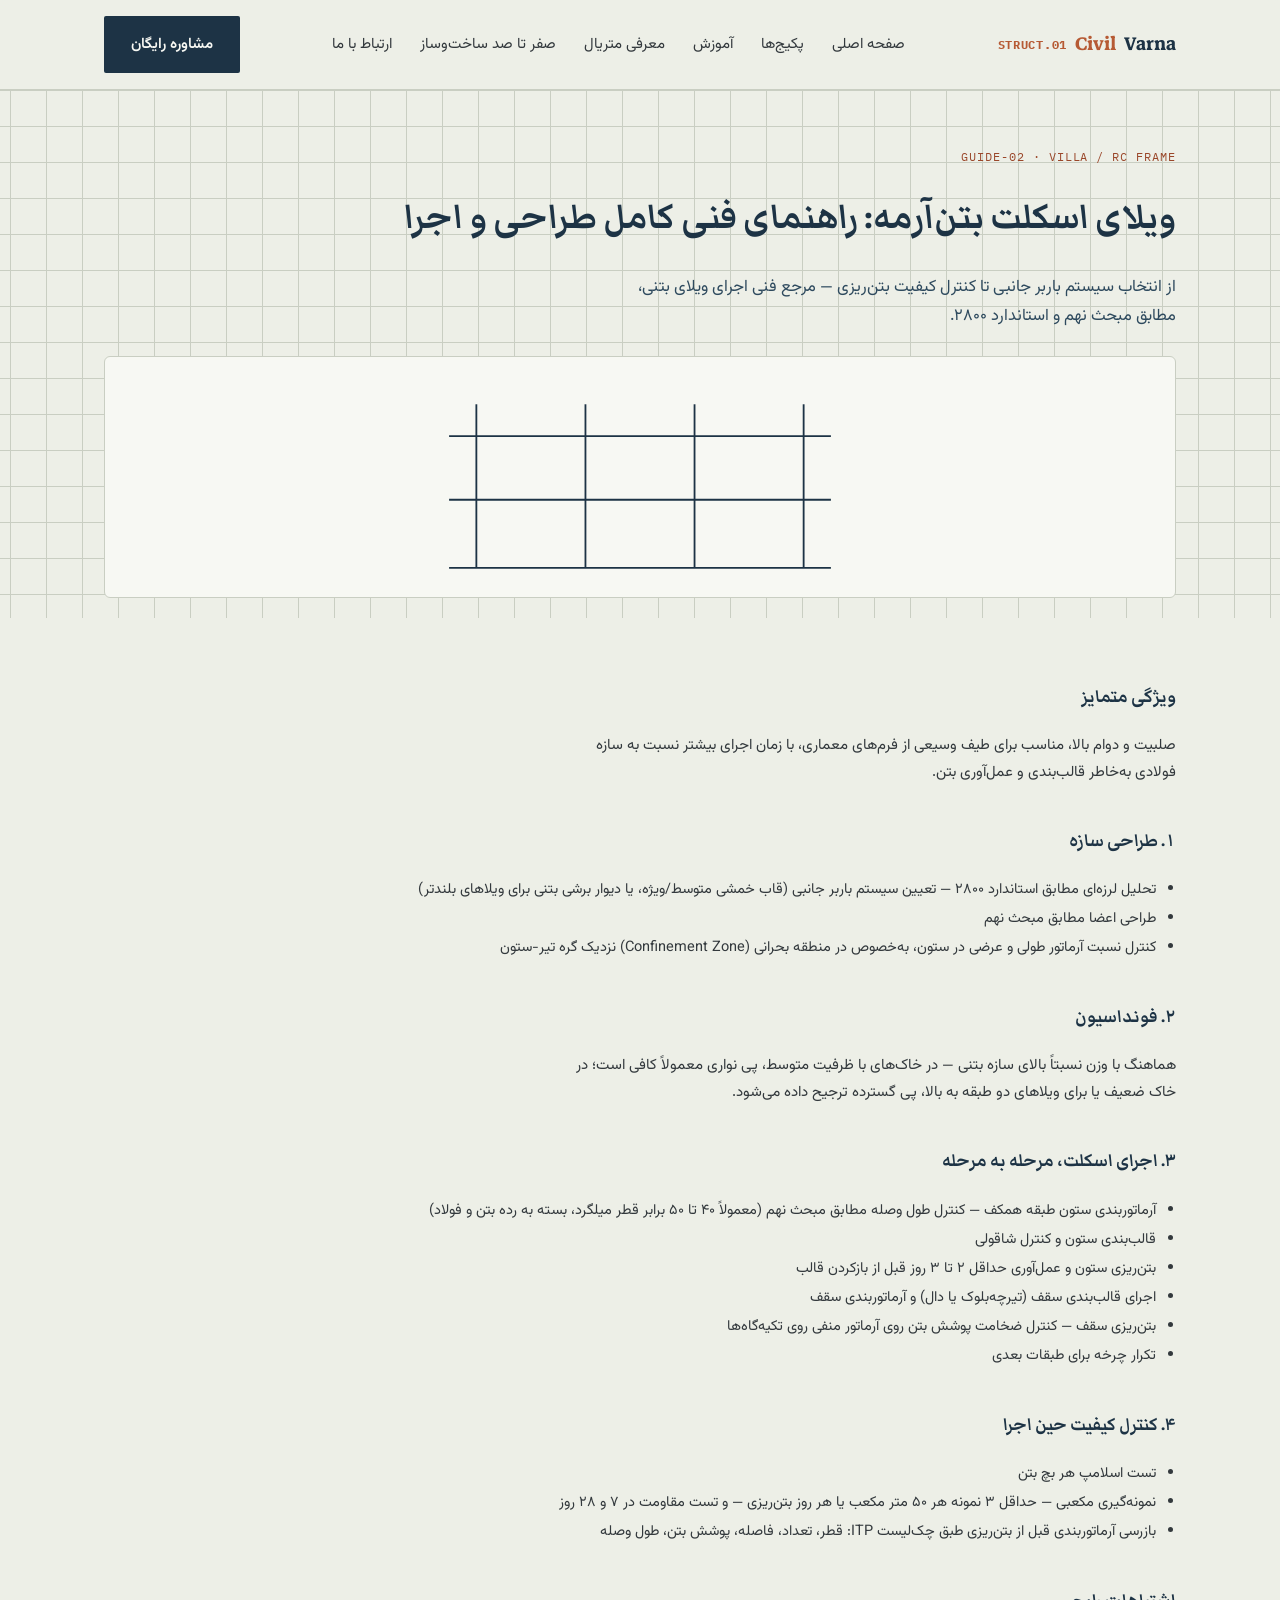
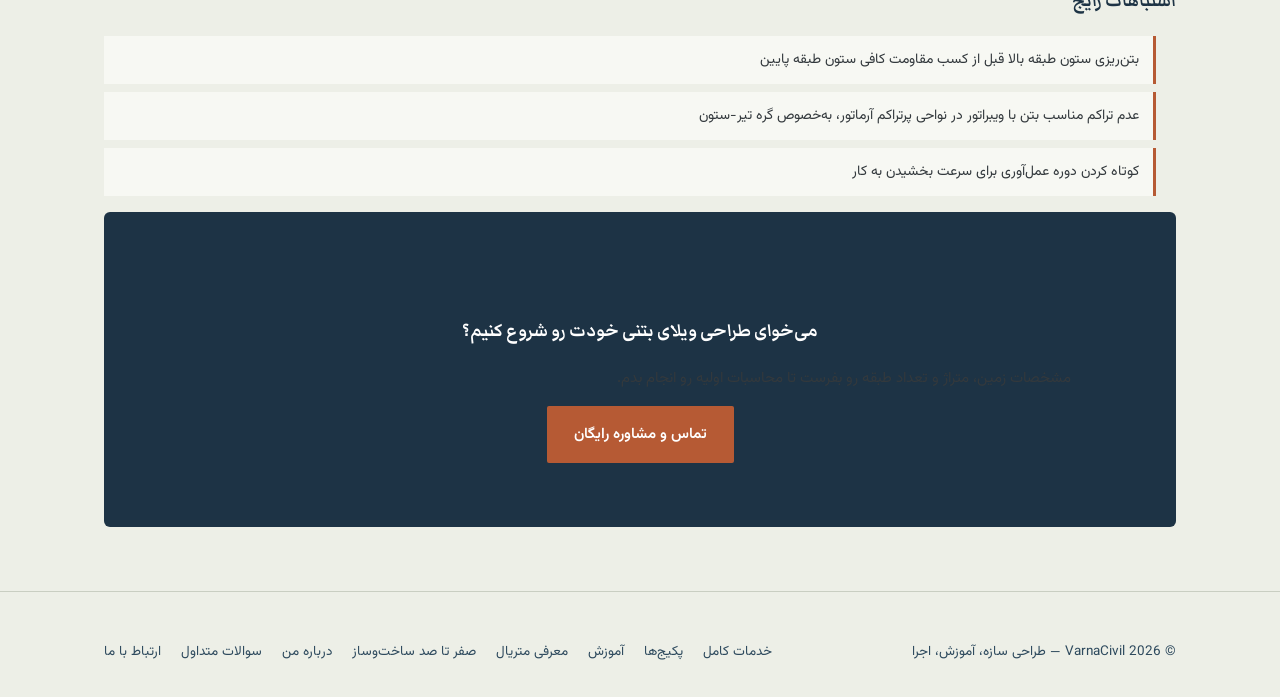
<file: villa-concrete.html>
<!DOCTYPE html>
<html lang="fa" dir="rtl">
<head>
<meta charset="UTF-8">
<meta name="viewport" content="width=device-width, initial-scale=1.0">
<title>ویلای اسکلت بتن‌آرمه | VarnaCivil</title>
<link rel="preconnect" href="https://fonts.googleapis.com">
<link rel="preconnect" href="https://fonts.gstatic.com" crossorigin>
<link href="https://fonts.googleapis.com/css2?family=Vazirmatn:wght@400;500;600;700;800&family=Markazi+Text:wght@500;600;700&family=IBM+Plex+Mono:wght@400;500&display=swap" rel="stylesheet">
<link rel="stylesheet" href="styles.css">
</head>
<body>

<header>
  <nav>
    <div class="logo">Varna<span style="color:var(--rust)">Civil</span> <span class="mono">STRUCT.01</span></div>
    <ul id="siteNav">
      <li><a href="index.html">صفحه اصلی</a></li>
      <li><a href="index.html#packages">پکیج‌ها</a></li>
      <li><a href="education.html">آموزش</a></li>
      <li><a href="materials.html">معرفی متریال</a></li>
      <li><a href="construction-guide.html">صفر تا صد ساخت‌وساز</a></li>
      <li><a href="index.html#contact">ارتباط با ما</a></li>
    </ul>
    <a href="index.html#contact" class="btn nav-cta">مشاوره رایگان</a>
    <button class="nav-toggle" id="navToggle" aria-label="باز کردن منو" aria-expanded="false">☰</button>
  </nav>
</header>

<section class="page-hero grid-bg">
  <div class="wrap">
    <span class="eyebrow mono">GUIDE-02 · VILLA / RC FRAME</span>
    <h1>ویلای اسکلت بتن‌آرمه: راهنمای فنی کامل طراحی و اجرا</h1>
    <p>از انتخاب سیستم باربر جانبی تا کنترل کیفیت بتن‌ریزی — مرجع فنی اجرای ویلای بتنی، مطابق مبحث نهم و استاندارد ۲۸۰۰.</p>
    <div class="guide-hero-icon">
      <svg viewBox="0 0 500 220">
        <line x1="70" y1="30" x2="70" y2="210"/>
        <line x1="190" y1="30" x2="190" y2="210"/>
        <line x1="310" y1="30" x2="310" y2="210"/>
        <line x1="430" y1="30" x2="430" y2="210"/>
        <line x1="40" y1="65" x2="460" y2="65"/>
        <line x1="40" y1="135" x2="460" y2="135"/>
        <line x1="40" y1="210" x2="460" y2="210"/>
      </svg>
    </div>
  </div>
</section>

<section class="wrap guide-body-content" style="padding-top:24px;padding-bottom:64px;">

  <h2>ویژگی متمایز</h2>
  <p>صلبیت و دوام بالا، مناسب برای طیف وسیعی از فرم‌های معماری، با زمان اجرای بیشتر نسبت به سازه فولادی به‌خاطر قالب‌بندی و عمل‌آوری بتن.</p>

  <h2>۱. طراحی سازه</h2>
  <ul>
    <li>تحلیل لرزه‌ای مطابق استاندارد ۲۸۰۰ — تعیین سیستم باربر جانبی (قاب خمشی متوسط/ویژه، یا دیوار برشی بتنی برای ویلاهای بلندتر)</li>
    <li>طراحی اعضا مطابق مبحث نهم</li>
    <li>کنترل نسبت آرماتور طولی و عرضی در ستون، به‌خصوص در منطقه بحرانی (Confinement Zone) نزدیک گره تیر-ستون</li>
  </ul>

  <h2>۲. فونداسیون</h2>
  <p>هماهنگ با وزن نسبتاً بالای سازه بتنی — در خاک‌های با ظرفیت متوسط، پی نواری معمولاً کافی است؛ در خاک ضعیف یا برای ویلاهای دو طبقه به بالا، پی گسترده ترجیح داده می‌شود.</p>

  <h2>۳. اجرای اسکلت، مرحله به مرحله</h2>
  <ul>
    <li>آرماتوربندی ستون طبقه همکف — کنترل طول وصله مطابق مبحث نهم (معمولاً ۴۰ تا ۵۰ برابر قطر میلگرد، بسته به رده بتن و فولاد)</li>
    <li>قالب‌بندی ستون و کنترل شاقولی</li>
    <li>بتن‌ریزی ستون و عمل‌آوری حداقل ۲ تا ۳ روز قبل از بازکردن قالب</li>
    <li>اجرای قالب‌بندی سقف (تیرچه‌بلوک یا دال) و آرماتوربندی سقف</li>
    <li>بتن‌ریزی سقف — کنترل ضخامت پوشش بتن روی آرماتور منفی روی تکیه‌گاه‌ها</li>
    <li>تکرار چرخه برای طبقات بعدی</li>
  </ul>

  <h2>۴. کنترل کیفیت حین اجرا</h2>
  <ul>
    <li>تست اسلامپ هر بچ بتن</li>
    <li>نمونه‌گیری مکعبی — حداقل ۳ نمونه هر ۵۰ متر مکعب یا هر روز بتن‌ریزی — و تست مقاومت در ۷ و ۲۸ روز</li>
    <li>بازرسی آرماتوربندی قبل از بتن‌ریزی طبق چک‌لیست ITP: قطر، تعداد، فاصله، پوشش بتن، طول وصله</li>
  </ul>

  <h2>اشتباهات رایج</h2>
  <ul class="mistake-list">
    <li>بتن‌ریزی ستون طبقه بالا قبل از کسب مقاومت کافی ستون طبقه پایین</li>
    <li>عدم تراکم مناسب بتن با ویبراتور در نواحی پرتراکم آرماتور، به‌خصوص گره تیر-ستون</li>
    <li>کوتاه کردن دوره عمل‌آوری برای سرعت بخشیدن به کار</li>
  </ul>

  <div class="final-cta" style="margin-top:16px;">
    <h2>می‌خوای طراحی ویلای بتنی خودت رو شروع کنیم؟</h2>
    <p>مشخصات زمین، متراژ و تعداد طبقه رو بفرست تا محاسبات اولیه رو انجام بدم.</p>
    <a href="index.html#contact" class="btn btn-primary">تماس و مشاوره رایگان</a>
  </div>

</section>

<footer>
  <div class="wrap footer-grid">
    <div>© <span id="year"></span> VarnaCivil — طراحی سازه، آموزش، اجرا</div>
    <div style="display:flex;gap:20px;flex-wrap:wrap;">
      <a href="services.html">خدمات کامل</a>
      <a href="index.html#packages">پکیج‌ها</a>
      <a href="education.html">آموزش</a>
      <a href="materials.html">معرفی متریال</a>
      <a href="construction-guide.html">صفر تا صد ساخت‌وساز</a>
      <a href="index.html#about">درباره من</a>
      <a href="index.html#faq">سوالات متداول</a>
      <a href="index.html#contact">ارتباط با ما</a>
    </div>
  </div>
</footer>

<script src="script.js"></script>

</body>
</html>
</file>
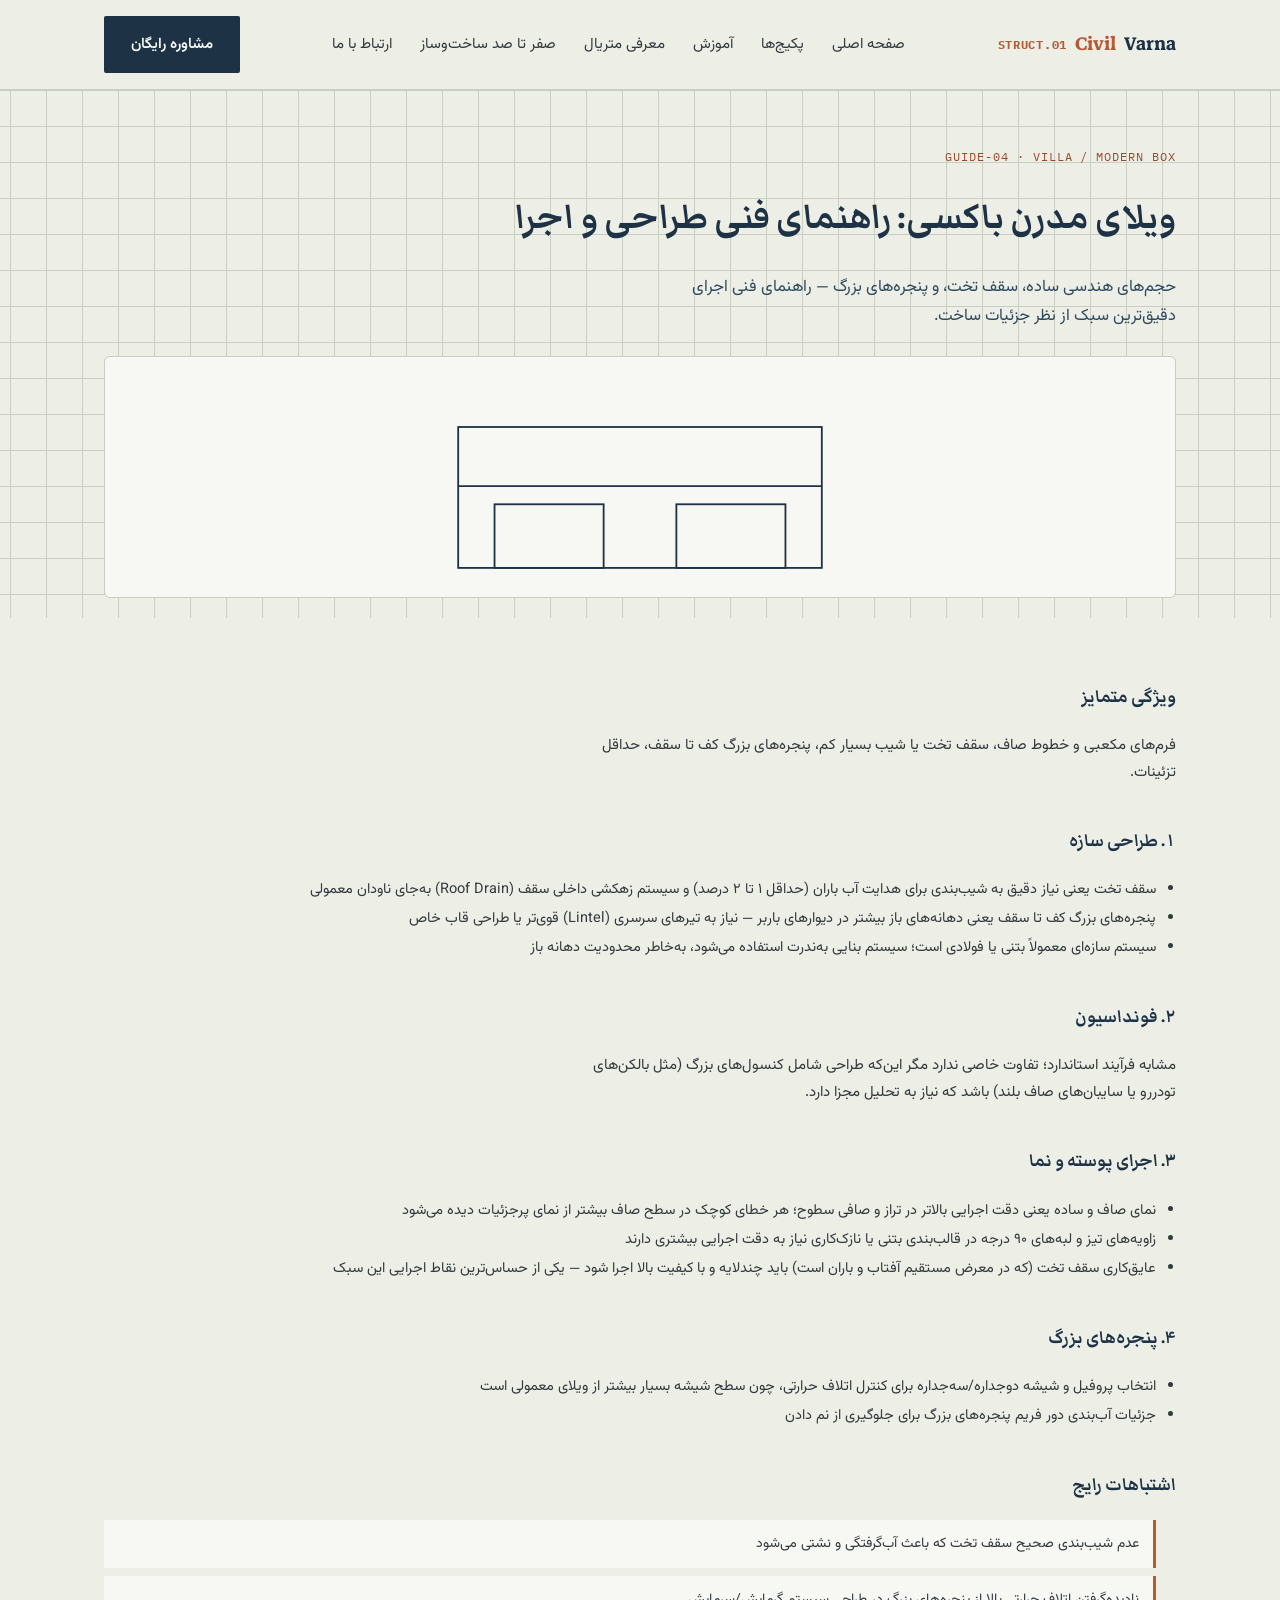
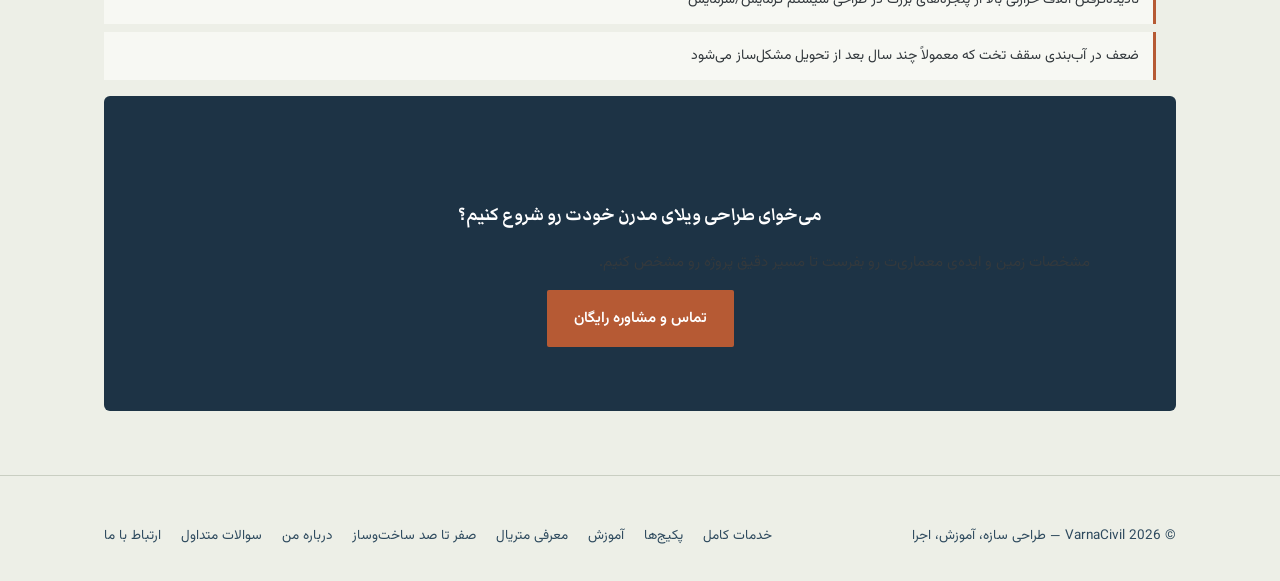
<file: villa-modern.html>
<!DOCTYPE html>
<html lang="fa" dir="rtl">
<head>
<meta charset="UTF-8">
<meta name="viewport" content="width=device-width, initial-scale=1.0">
<title>ویلای مدرن باکسی | VarnaCivil</title>
<link rel="preconnect" href="https://fonts.googleapis.com">
<link rel="preconnect" href="https://fonts.gstatic.com" crossorigin>
<link href="https://fonts.googleapis.com/css2?family=Vazirmatn:wght@400;500;600;700;800&family=Markazi+Text:wght@500;600;700&family=IBM+Plex+Mono:wght@400;500&display=swap" rel="stylesheet">
<link rel="stylesheet" href="styles.css">
</head>
<body>

<header>
  <nav>
    <div class="logo">Varna<span style="color:var(--rust)">Civil</span> <span class="mono">STRUCT.01</span></div>
    <ul id="siteNav">
      <li><a href="index.html">صفحه اصلی</a></li>
      <li><a href="index.html#packages">پکیج‌ها</a></li>
      <li><a href="education.html">آموزش</a></li>
      <li><a href="materials.html">معرفی متریال</a></li>
      <li><a href="construction-guide.html">صفر تا صد ساخت‌وساز</a></li>
      <li><a href="index.html#contact">ارتباط با ما</a></li>
    </ul>
    <a href="index.html#contact" class="btn nav-cta">مشاوره رایگان</a>
    <button class="nav-toggle" id="navToggle" aria-label="باز کردن منو" aria-expanded="false">☰</button>
  </nav>
</header>

<section class="page-hero grid-bg">
  <div class="wrap">
    <span class="eyebrow mono">GUIDE-04 · VILLA / MODERN BOX</span>
    <h1>ویلای مدرن باکسی: راهنمای فنی طراحی و اجرا</h1>
    <p>حجم‌های هندسی ساده، سقف تخت، و پنجره‌های بزرگ — راهنمای فنی اجرای دقیق‌ترین سبک از نظر جزئیات ساخت.</p>
    <div class="guide-hero-icon">
      <svg viewBox="0 0 500 220">
        <rect x="50" y="55" width="400" height="155"/>
        <line x1="50" y1="120" x2="450" y2="120"/>
        <rect x="90" y="140" width="120" height="70"/>
        <rect x="290" y="140" width="120" height="70"/>
      </svg>
    </div>
  </div>
</section>

<section class="wrap guide-body-content" style="padding-top:24px;padding-bottom:64px;">

  <h2>ویژگی متمایز</h2>
  <p>فرم‌های مکعبی و خطوط صاف، سقف تخت یا شیب بسیار کم، پنجره‌های بزرگ کف تا سقف، حداقل تزئینات.</p>

  <h2>۱. طراحی سازه</h2>
  <ul>
    <li>سقف تخت یعنی نیاز دقیق به شیب‌بندی برای هدایت آب باران (حداقل ۱ تا ۲ درصد) و سیستم زهکشی داخلی سقف (Roof Drain) به‌جای ناودان معمولی</li>
    <li>پنجره‌های بزرگ کف تا سقف یعنی دهانه‌های باز بیشتر در دیوارهای باربر — نیاز به تیرهای سرسری (Lintel) قوی‌تر یا طراحی قاب خاص</li>
    <li>سیستم سازه‌ای معمولاً بتنی یا فولادی است؛ سیستم بنایی به‌ندرت استفاده می‌شود، به‌خاطر محدودیت دهانه باز</li>
  </ul>

  <h2>۲. فونداسیون</h2>
  <p>مشابه فرآیند استاندارد؛ تفاوت خاصی ندارد مگر این‌که طراحی شامل کنسول‌های بزرگ (مثل بالکن‌های تودررو یا سایبان‌های صاف بلند) باشد که نیاز به تحلیل مجزا دارد.</p>

  <h2>۳. اجرای پوسته و نما</h2>
  <ul>
    <li>نمای صاف و ساده یعنی دقت اجرایی بالاتر در تراز و صافی سطوح؛ هر خطای کوچک در سطح صاف بیشتر از نمای پرجزئیات دیده می‌شود</li>
    <li>زاویه‌های تیز و لبه‌های ۹۰ درجه در قالب‌بندی بتنی یا نازک‌کاری نیاز به دقت اجرایی بیشتری دارند</li>
    <li>عایق‌کاری سقف تخت (که در معرض مستقیم آفتاب و باران است) باید چندلایه و با کیفیت بالا اجرا شود — یکی از حساس‌ترین نقاط اجرایی این سبک</li>
  </ul>

  <h2>۴. پنجره‌های بزرگ</h2>
  <ul>
    <li>انتخاب پروفیل و شیشه دوجداره/سه‌جداره برای کنترل اتلاف حرارتی، چون سطح شیشه بسیار بیشتر از ویلای معمولی است</li>
    <li>جزئیات آب‌بندی دور فریم پنجره‌های بزرگ برای جلوگیری از نم دادن</li>
  </ul>

  <h2>اشتباهات رایج</h2>
  <ul class="mistake-list">
    <li>عدم شیب‌بندی صحیح سقف تخت که باعث آب‌گرفتگی و نشتی می‌شود</li>
    <li>نادیده‌گرفتن اتلاف حرارتی بالا از پنجره‌های بزرگ در طراحی سیستم گرمایش/سرمایش</li>
    <li>ضعف در آب‌بندی سقف تخت که معمولاً چند سال بعد از تحویل مشکل‌ساز می‌شود</li>
  </ul>

  <div class="final-cta" style="margin-top:16px;">
    <h2>می‌خوای طراحی ویلای مدرن خودت رو شروع کنیم؟</h2>
    <p>مشخصات زمین و ایده‌ی معماری‌ت رو بفرست تا مسیر دقیق پروژه رو مشخص کنیم.</p>
    <a href="index.html#contact" class="btn btn-primary">تماس و مشاوره رایگان</a>
  </div>

</section>

<footer>
  <div class="wrap footer-grid">
    <div>© <span id="year"></span> VarnaCivil — طراحی سازه، آموزش، اجرا</div>
    <div style="display:flex;gap:20px;flex-wrap:wrap;">
      <a href="services.html">خدمات کامل</a>
      <a href="index.html#packages">پکیج‌ها</a>
      <a href="education.html">آموزش</a>
      <a href="materials.html">معرفی متریال</a>
      <a href="construction-guide.html">صفر تا صد ساخت‌وساز</a>
      <a href="index.html#about">درباره من</a>
      <a href="index.html#faq">سوالات متداول</a>
      <a href="index.html#contact">ارتباط با ما</a>
    </div>
  </div>
</footer>

<script src="script.js"></script>

</body>
</html>
</file>
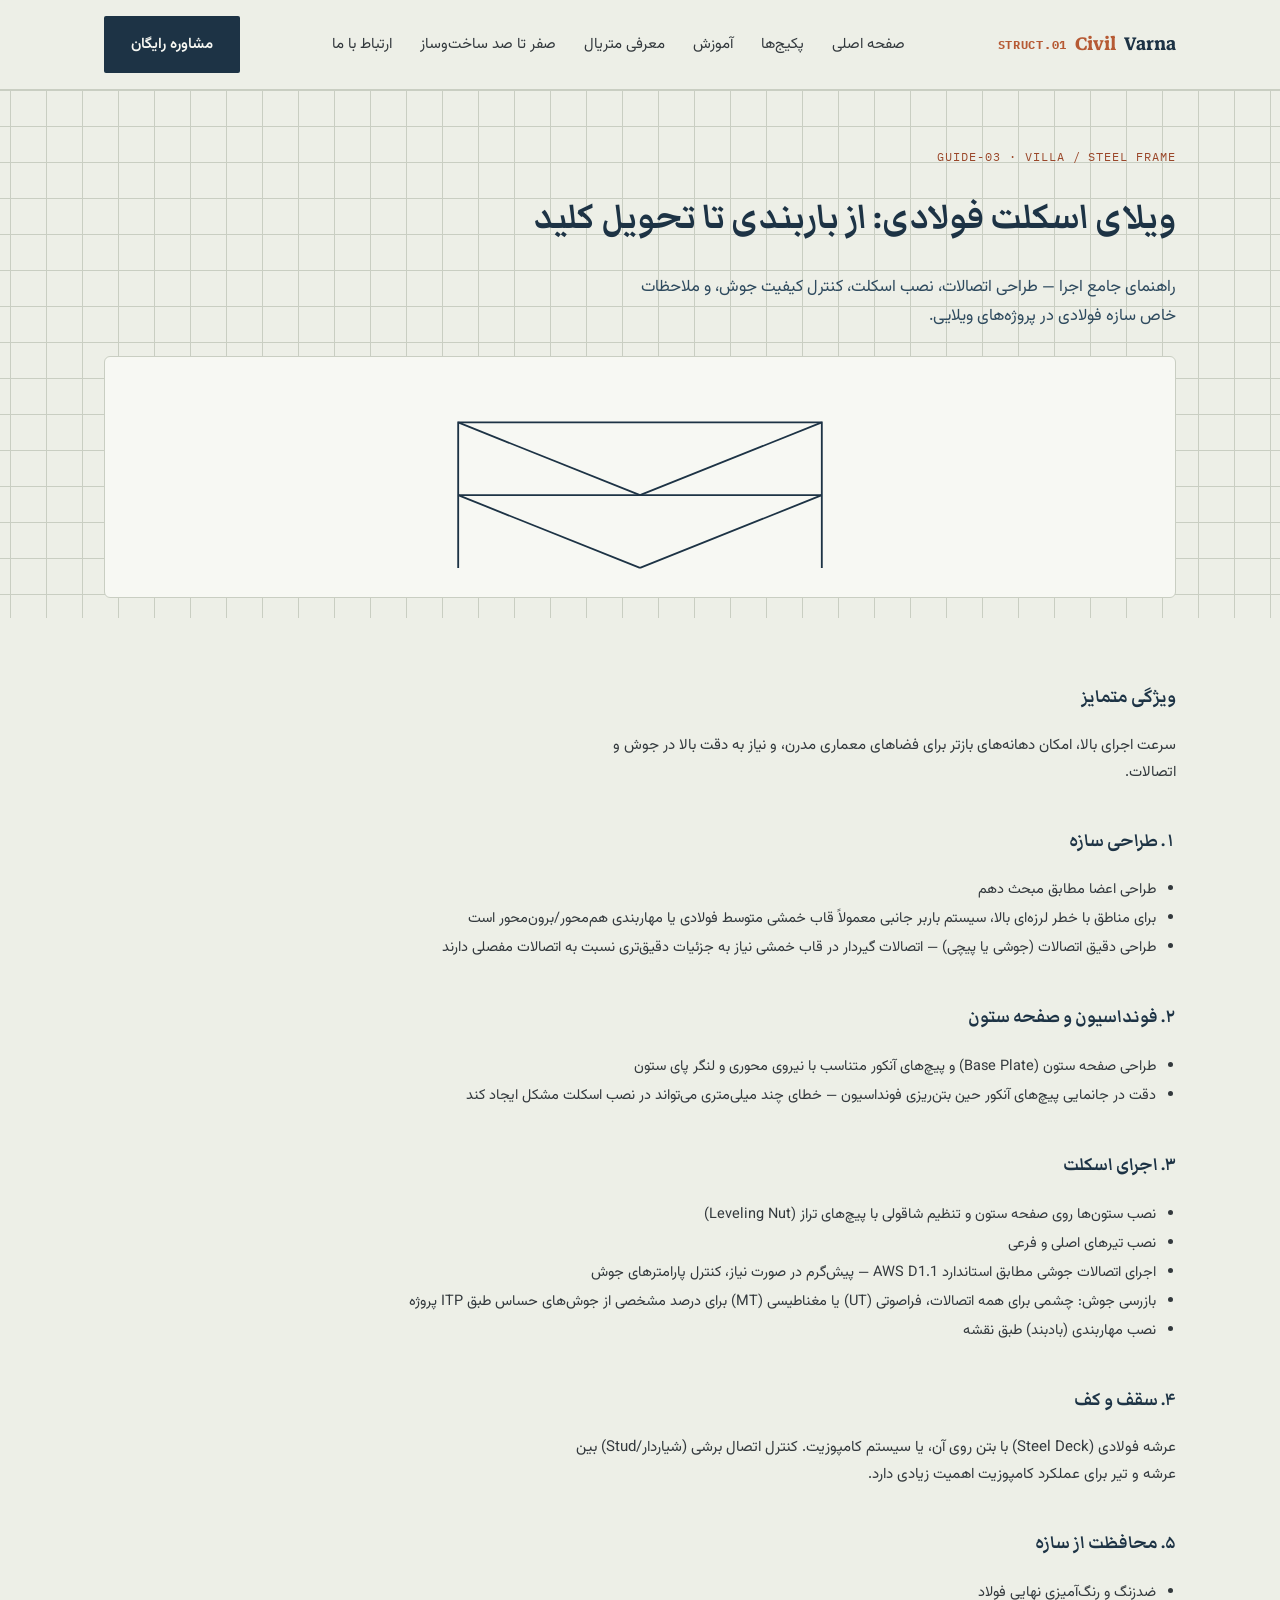
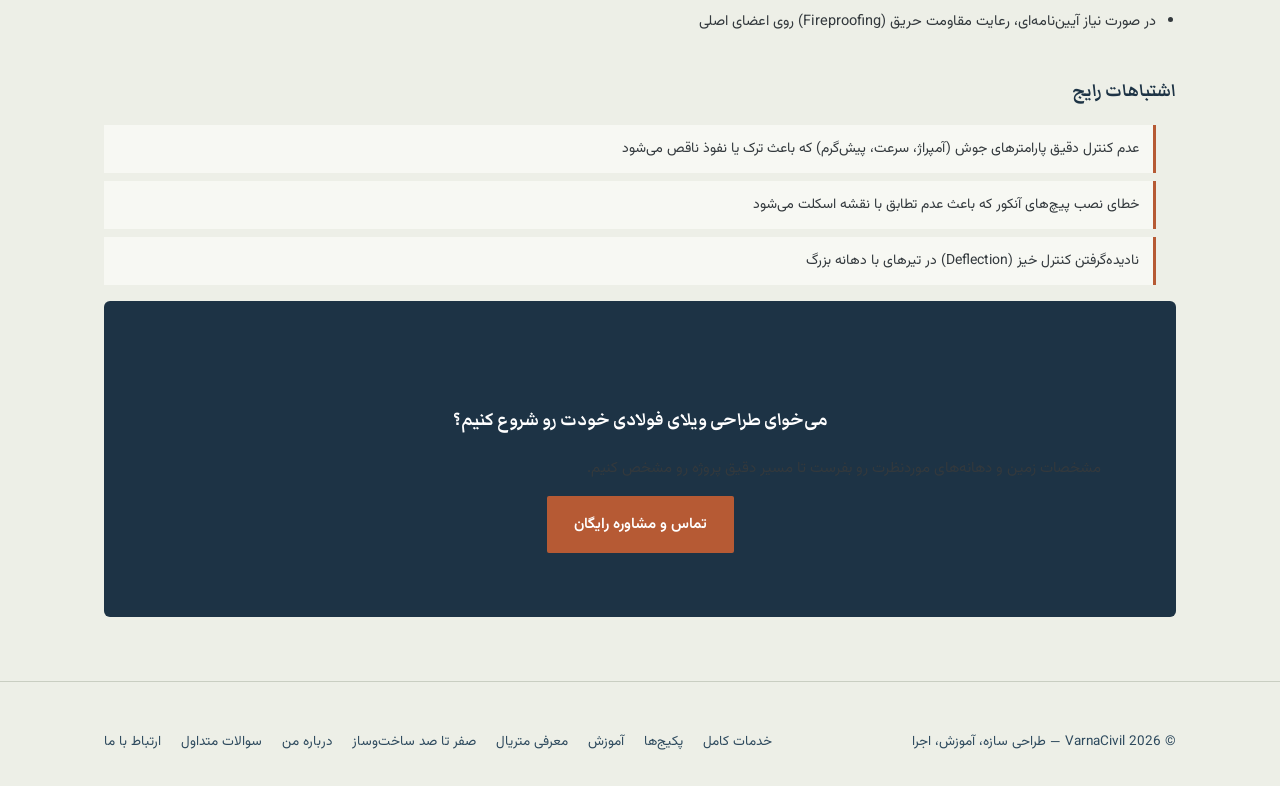
<file: villa-steel.html>
<!DOCTYPE html>
<html lang="fa" dir="rtl">
<head>
<meta charset="UTF-8">
<meta name="viewport" content="width=device-width, initial-scale=1.0">
<title>ویلای اسکلت فولادی | VarnaCivil</title>
<link rel="preconnect" href="https://fonts.googleapis.com">
<link rel="preconnect" href="https://fonts.gstatic.com" crossorigin>
<link href="https://fonts.googleapis.com/css2?family=Vazirmatn:wght@400;500;600;700;800&family=Markazi+Text:wght@500;600;700&family=IBM+Plex+Mono:wght@400;500&display=swap" rel="stylesheet">
<link rel="stylesheet" href="styles.css">
</head>
<body>

<header>
  <nav>
    <div class="logo">Varna<span style="color:var(--rust)">Civil</span> <span class="mono">STRUCT.01</span></div>
    <ul id="siteNav">
      <li><a href="index.html">صفحه اصلی</a></li>
      <li><a href="index.html#packages">پکیج‌ها</a></li>
      <li><a href="education.html">آموزش</a></li>
      <li><a href="materials.html">معرفی متریال</a></li>
      <li><a href="construction-guide.html">صفر تا صد ساخت‌وساز</a></li>
      <li><a href="index.html#contact">ارتباط با ما</a></li>
    </ul>
    <a href="index.html#contact" class="btn nav-cta">مشاوره رایگان</a>
    <button class="nav-toggle" id="navToggle" aria-label="باز کردن منو" aria-expanded="false">☰</button>
  </nav>
</header>

<section class="page-hero grid-bg">
  <div class="wrap">
    <span class="eyebrow mono">GUIDE-03 · VILLA / STEEL FRAME</span>
    <h1>ویلای اسکلت فولادی: از باربندی تا تحویل کلید</h1>
    <p>راهنمای جامع اجرا — طراحی اتصالات، نصب اسکلت، کنترل کیفیت جوش، و ملاحظات خاص سازه فولادی در پروژه‌های ویلایی.</p>
    <div class="guide-hero-icon">
      <svg viewBox="0 0 500 220">
        <path d="M50 210 L50 50 L450 50 L450 210"/>
        <line x1="50" y1="130" x2="450" y2="130"/>
        <line x1="50" y1="50" x2="250" y2="130"/>
        <line x1="450" y1="50" x2="250" y2="130"/>
        <line x1="50" y1="130" x2="250" y2="210"/>
        <line x1="450" y1="130" x2="250" y2="210"/>
      </svg>
    </div>
  </div>
</section>

<section class="wrap guide-body-content" style="padding-top:24px;padding-bottom:64px;">

  <h2>ویژگی متمایز</h2>
  <p>سرعت اجرای بالا، امکان دهانه‌های بازتر برای فضاهای معماری مدرن، و نیاز به دقت بالا در جوش و اتصالات.</p>

  <h2>۱. طراحی سازه</h2>
  <ul>
    <li>طراحی اعضا مطابق مبحث دهم</li>
    <li>برای مناطق با خطر لرزه‌ای بالا، سیستم باربر جانبی معمولاً قاب خمشی متوسط فولادی یا مهاربندی هم‌محور/برون‌محور است</li>
    <li>طراحی دقیق اتصالات (جوشی یا پیچی) — اتصالات گیردار در قاب خمشی نیاز به جزئیات دقیق‌تری نسبت به اتصالات مفصلی دارند</li>
  </ul>

  <h2>۲. فونداسیون و صفحه ستون</h2>
  <ul>
    <li>طراحی صفحه ستون (Base Plate) و پیچ‌های آنکور متناسب با نیروی محوری و لنگر پای ستون</li>
    <li>دقت در جانمایی پیچ‌های آنکور حین بتن‌ریزی فونداسیون — خطای چند میلی‌متری می‌تواند در نصب اسکلت مشکل ایجاد کند</li>
  </ul>

  <h2>۳. اجرای اسکلت</h2>
  <ul>
    <li>نصب ستون‌ها روی صفحه ستون و تنظیم شاقولی با پیچ‌های تراز (Leveling Nut)</li>
    <li>نصب تیرهای اصلی و فرعی</li>
    <li>اجرای اتصالات جوشی مطابق استاندارد AWS D1.1 — پیش‌گرم در صورت نیاز، کنترل پارامترهای جوش</li>
    <li>بازرسی جوش: چشمی برای همه اتصالات، فراصوتی (UT) یا مغناطیسی (MT) برای درصد مشخصی از جوش‌های حساس طبق ITP پروژه</li>
    <li>نصب مهاربندی (بادبند) طبق نقشه</li>
  </ul>

  <h2>۴. سقف و کف</h2>
  <p>عرشه فولادی (Steel Deck) با بتن روی آن، یا سیستم کامپوزیت. کنترل اتصال برشی (شیاردار/Stud) بین عرشه و تیر برای عملکرد کامپوزیت اهمیت زیادی دارد.</p>

  <h2>۵. محافظت از سازه</h2>
  <ul>
    <li>ضدزنگ و رنگ‌آمیزی نهایی فولاد</li>
    <li>در صورت نیاز آیین‌نامه‌ای، رعایت مقاومت حریق (Fireproofing) روی اعضای اصلی</li>
  </ul>

  <h2>اشتباهات رایج</h2>
  <ul class="mistake-list">
    <li>عدم کنترل دقیق پارامترهای جوش (آمپراژ، سرعت، پیش‌گرم) که باعث ترک یا نفوذ ناقص می‌شود</li>
    <li>خطای نصب پیچ‌های آنکور که باعث عدم تطابق با نقشه اسکلت می‌شود</li>
    <li>نادیده‌گرفتن کنترل خیز (Deflection) در تیرهای با دهانه بزرگ</li>
  </ul>

  <div class="final-cta" style="margin-top:16px;">
    <h2>می‌خوای طراحی ویلای فولادی خودت رو شروع کنیم؟</h2>
    <p>مشخصات زمین و دهانه‌های موردنظرت رو بفرست تا مسیر دقیق پروژه رو مشخص کنیم.</p>
    <a href="index.html#contact" class="btn btn-primary">تماس و مشاوره رایگان</a>
  </div>

</section>

<footer>
  <div class="wrap footer-grid">
    <div>© <span id="year"></span> VarnaCivil — طراحی سازه، آموزش، اجرا</div>
    <div style="display:flex;gap:20px;flex-wrap:wrap;">
      <a href="services.html">خدمات کامل</a>
      <a href="index.html#packages">پکیج‌ها</a>
      <a href="education.html">آموزش</a>
      <a href="materials.html">معرفی متریال</a>
      <a href="construction-guide.html">صفر تا صد ساخت‌وساز</a>
      <a href="index.html#about">درباره من</a>
      <a href="index.html#faq">سوالات متداول</a>
      <a href="index.html#contact">ارتباط با ما</a>
    </div>
  </div>
</footer>

<script src="script.js"></script>

</body>
</html>
</file>
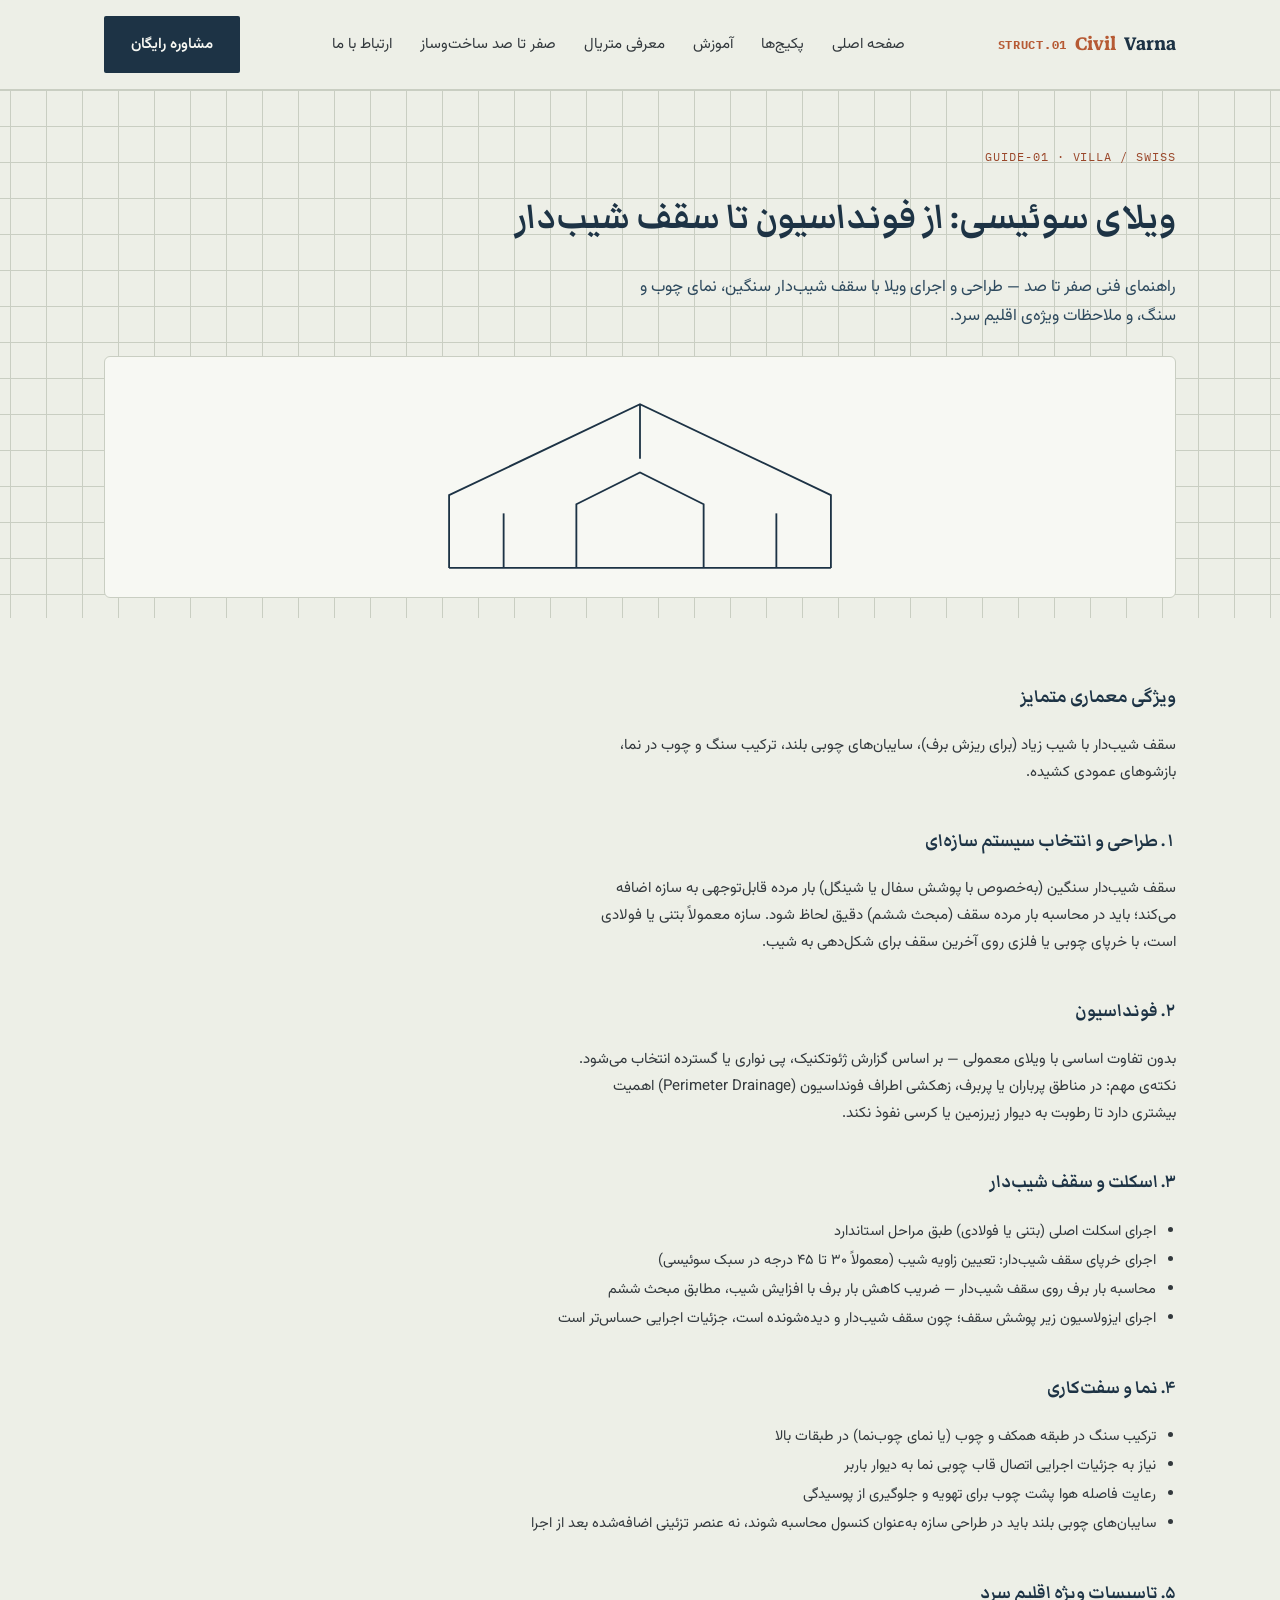
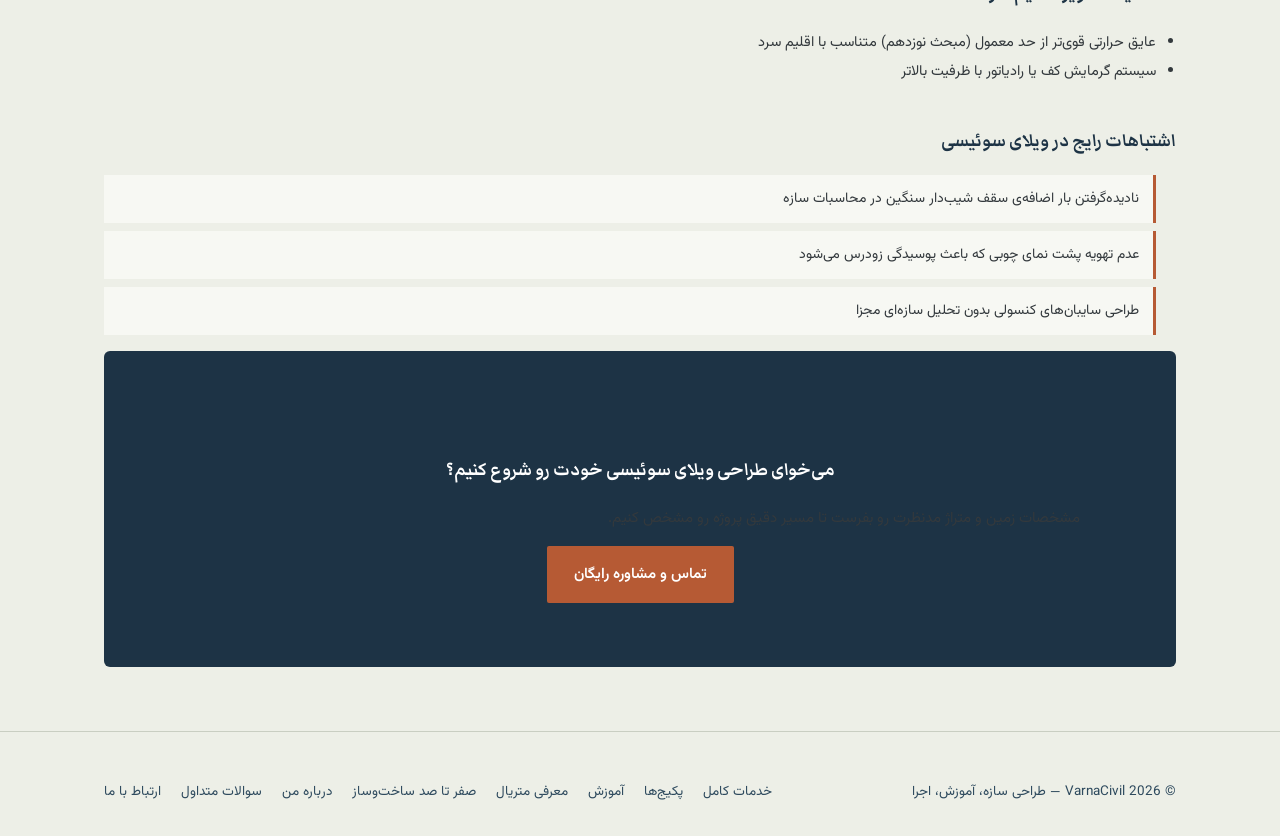
<file: villa-swiss.html>
<!DOCTYPE html>
<html lang="fa" dir="rtl">
<head>
<meta charset="UTF-8">
<meta name="viewport" content="width=device-width, initial-scale=1.0">
<title>ویلای سوئیسی: از فونداسیون تا سقف شیب‌دار | VarnaCivil</title>
<link rel="preconnect" href="https://fonts.googleapis.com">
<link rel="preconnect" href="https://fonts.gstatic.com" crossorigin>
<link href="https://fonts.googleapis.com/css2?family=Vazirmatn:wght@400;500;600;700;800&family=Markazi+Text:wght@500;600;700&family=IBM+Plex+Mono:wght@400;500&display=swap" rel="stylesheet">
<link rel="stylesheet" href="styles.css">
</head>
<body>

<header>
  <nav>
    <div class="logo">Varna<span style="color:var(--rust)">Civil</span> <span class="mono">STRUCT.01</span></div>
    <ul id="siteNav">
      <li><a href="index.html">صفحه اصلی</a></li>
      <li><a href="index.html#packages">پکیج‌ها</a></li>
      <li><a href="education.html">آموزش</a></li>
      <li><a href="materials.html">معرفی متریال</a></li>
      <li><a href="construction-guide.html">صفر تا صد ساخت‌وساز</a></li>
      <li><a href="index.html#contact">ارتباط با ما</a></li>
    </ul>
    <a href="index.html#contact" class="btn nav-cta">مشاوره رایگان</a>
    <button class="nav-toggle" id="navToggle" aria-label="باز کردن منو" aria-expanded="false">☰</button>
  </nav>
</header>

<section class="page-hero grid-bg">
  <div class="wrap">
    <span class="eyebrow mono">GUIDE-01 · VILLA / SWISS</span>
    <h1>ویلای سوئیسی: از فونداسیون تا سقف شیب‌دار</h1>
    <p>راهنمای فنی صفر تا صد — طراحی و اجرای ویلا با سقف شیب‌دار سنگین، نمای چوب و سنگ، و ملاحظات ویژه‌ی اقلیم سرد.</p>
    <div class="guide-hero-icon">
      <svg viewBox="0 0 500 220">
        <path d="M40 210 L40 130 L250 30 L460 130 L460 210"/>
        <line x1="40" y1="210" x2="460" y2="210"/>
        <line x1="100" y1="210" x2="100" y2="150"/>
        <line x1="400" y1="210" x2="400" y2="150"/>
        <path d="M180 210 L180 140 L250 105 L320 140 L320 210"/>
        <line x1="250" y1="30" x2="250" y2="90"/>
      </svg>
    </div>
  </div>
</section>

<section class="wrap guide-body-content" style="padding-top:24px;padding-bottom:64px;">

  <h2>ویژگی معماری متمایز</h2>
  <p>سقف شیب‌دار با شیب زیاد (برای ریزش برف)، سایبان‌های چوبی بلند، ترکیب سنگ و چوب در نما، بازشوهای عمودی کشیده.</p>

  <h2>۱. طراحی و انتخاب سیستم سازه‌ای</h2>
  <p>سقف شیب‌دار سنگین (به‌خصوص با پوشش سفال یا شینگل) بار مرده قابل‌توجهی به سازه اضافه می‌کند؛ باید در محاسبه بار مرده سقف (مبحث ششم) دقیق لحاظ شود. سازه معمولاً بتنی یا فولادی است، با خرپای چوبی یا فلزی روی آخرین سقف برای شکل‌دهی به شیب.</p>

  <h2>۲. فونداسیون</h2>
  <p>بدون تفاوت اساسی با ویلای معمولی — بر اساس گزارش ژئوتکنیک، پی نواری یا گسترده انتخاب می‌شود. نکته‌ی مهم: در مناطق پرباران یا پربرف، زهکشی اطراف فونداسیون (Perimeter Drainage) اهمیت بیشتری دارد تا رطوبت به دیوار زیرزمین یا کرسی نفوذ نکند.</p>

  <h2>۳. اسکلت و سقف شیب‌دار</h2>
  <ul>
    <li>اجرای اسکلت اصلی (بتنی یا فولادی) طبق مراحل استاندارد</li>
    <li>اجرای خرپای سقف شیب‌دار: تعیین زاویه شیب (معمولاً ۳۰ تا ۴۵ درجه در سبک سوئیسی)</li>
    <li>محاسبه بار برف روی سقف شیب‌دار — ضریب کاهش بار برف با افزایش شیب، مطابق مبحث ششم</li>
    <li>اجرای ایزولاسیون زیر پوشش سقف؛ چون سقف شیب‌دار و دیده‌شونده است، جزئیات اجرایی حساس‌تر است</li>
  </ul>

  <h2>۴. نما و سفت‌کاری</h2>
  <ul>
    <li>ترکیب سنگ در طبقه همکف و چوب (یا نمای چوب‌نما) در طبقات بالا</li>
    <li>نیاز به جزئیات اجرایی اتصال قاب چوبی نما به دیوار باربر</li>
    <li>رعایت فاصله هوا پشت چوب برای تهویه و جلوگیری از پوسیدگی</li>
    <li>سایبان‌های چوبی بلند باید در طراحی سازه به‌عنوان کنسول محاسبه شوند، نه عنصر تزئینی اضافه‌شده بعد از اجرا</li>
  </ul>

  <h2>۵. تاسیسات ویژه اقلیم سرد</h2>
  <ul>
    <li>عایق حرارتی قوی‌تر از حد معمول (مبحث نوزدهم) متناسب با اقلیم سرد</li>
    <li>سیستم گرمایش کف یا رادیاتور با ظرفیت بالاتر</li>
  </ul>

  <h2>اشتباهات رایج در ویلای سوئیسی</h2>
  <ul class="mistake-list">
    <li>نادیده‌گرفتن بار اضافه‌ی سقف شیب‌دار سنگین در محاسبات سازه</li>
    <li>عدم تهویه پشت نمای چوبی که باعث پوسیدگی زودرس می‌شود</li>
    <li>طراحی سایبان‌های کنسولی بدون تحلیل سازه‌ای مجزا</li>
  </ul>

  <div class="final-cta" style="margin-top:16px;">
    <h2>می‌خوای طراحی ویلای سوئیسی خودت رو شروع کنیم؟</h2>
    <p>مشخصات زمین و متراژ مدنظرت رو بفرست تا مسیر دقیق پروژه رو مشخص کنیم.</p>
    <a href="index.html#contact" class="btn btn-primary">تماس و مشاوره رایگان</a>
  </div>

</section>

<footer>
  <div class="wrap footer-grid">
    <div>© <span id="year"></span> VarnaCivil — طراحی سازه، آموزش، اجرا</div>
    <div style="display:flex;gap:20px;flex-wrap:wrap;">
      <a href="services.html">خدمات کامل</a>
      <a href="index.html#packages">پکیج‌ها</a>
      <a href="education.html">آموزش</a>
      <a href="materials.html">معرفی متریال</a>
      <a href="construction-guide.html">صفر تا صد ساخت‌وساز</a>
      <a href="index.html#about">درباره من</a>
      <a href="index.html#faq">سوالات متداول</a>
      <a href="index.html#contact">ارتباط با ما</a>
    </div>
  </div>
</footer>

<script src="script.js"></script>

</body>
</html>
</file>
<file: styles.css>
:root{
    --paper:#EDEFE7;
    --paper-2:#F7F8F3;
    --card:#FCFBF8;
    --ink:#1D3345;
    --ink-soft:#2E4A5E;
    --rust:#B65A34;
    --rust-deep:#9A472A;
    --brass:#A9832B;
    --charcoal:#33393D;
    --line:#C9CEC2;
    --line-strong:#1D3345;
  }
  *{box-sizing:border-box;}
  html{scroll-behavior:smooth;}
  body{
    margin:0;
    background:var(--paper);
    color:var(--charcoal);
    font-family:'Vazirmatn',sans-serif;
    line-height:1.8;
    -webkit-font-smoothing:antialiased;
  }
  h1,h2,h3{
    font-family:'Markazi Text','Vazirmatn',serif;
    color:var(--ink);
    margin:0;
    font-weight:700;
  }
  .mono{
    font-family:'IBM Plex Mono',monospace;
    letter-spacing:.06em;
    direction:ltr;
    display:inline-block;
  }
  a{color:inherit;text-decoration:none;}
  .wrap{max-width:1120px;margin:0 auto;padding:0 24px;}
  img,svg{max-width:100%;display:block;}

  /* ---- blueprint grid texture ---- */
  .grid-bg{
    background-image:
      linear-gradient(var(--line) 1px, transparent 1px),
      linear-gradient(90deg, var(--line) 1px, transparent 1px);
    background-size:36px 36px;
    background-position:center top;
  }

  /* ---- nav ---- */
  header{
    position:sticky;top:0;z-index:50;
    background:rgba(237,239,231,.9);
    backdrop-filter:blur(6px);
    border-bottom:1px solid var(--line);
  }
  nav{
    display:flex;align-items:center;justify-content:space-between;
    padding:16px 24px;max-width:1120px;margin:0 auto;
  }
  .logo{
    font-family:'Markazi Text',serif;font-weight:700;font-size:26px;color:var(--ink);
    display:flex;align-items:center;gap:8px;
  }
  .logo .mono{font-size:12px;color:var(--rust);}
  nav ul{list-style:none;display:flex;gap:28px;margin:0;padding:0;font-size:15px;}
  nav ul a:hover{color:var(--rust);}
  .nav-cta{
    background:var(--ink);color:var(--paper-2)!important;padding:10px 20px;border-radius:2px;
    font-size:14px;
  }
  .nav-toggle{display:none;background:none;border:none;font-size:22px;color:var(--ink);cursor:pointer;line-height:1;padding:4px 8px;}
  @media(max-width:820px){
    nav ul{
      display:none;
      position:absolute;top:100%;right:0;left:0;
      flex-direction:column;gap:0;
      background:var(--paper-2);
      border-bottom:1px solid var(--line);
      padding:8px 24px 16px;
      box-shadow:0 8px 16px rgba(0,0,0,.06);
    }
    nav ul.open{display:flex;}
    nav ul li{width:100%;border-bottom:1px dashed var(--line);}
    nav ul li:last-child{border-bottom:none;}
    nav ul a{display:block;padding:14px 0;font-size:15.5px;}
    .nav-cta{display:none;}
    .nav-toggle{display:block;}
    nav{position:relative;}
  }

  /* ---- dimension divider signature element ---- */
  .dim-divider{
    display:flex;align-items:center;gap:10px;margin:0 0 28px;color:var(--rust);
  }
  .dim-divider .tick{width:1px;height:10px;background:var(--rust);}
  .dim-divider .rule{flex:0 0 46px;height:1px;background:var(--rust);position:relative;}
  .dim-divider span.mono{font-size:12px;color:var(--rust-deep);white-space:nowrap;}
  .dim-divider .fill{flex:1;height:1px;background:var(--line);}

  section{padding:96px 0;}
  .eyebrow{
    font-family:'IBM Plex Mono',monospace;font-size:12px;color:var(--rust-deep);
    letter-spacing:.08em;margin-bottom:10px;direction:ltr;display:block;text-align:right;
  }

  /* ---- HERO ---- */
  .hero{
    padding:72px 0 60px;position:relative;overflow:hidden;
  }
  .hero-grid{
    display:grid;grid-template-columns:1.1fr .9fr;gap:48px;align-items:center;
  }
  @media(max-width:900px){.hero-grid{grid-template-columns:1fr;}}
  .hero h1{font-size:clamp(34px,5vw,54px);line-height:1.25;}
  .hero h1 em{font-style:normal;color:var(--rust);}
  .hero p.lead{font-size:19px;color:var(--ink-soft);margin:22px 0 30px;max-width:46ch;}
  .btn{
    display:inline-flex;align-items:center;gap:8px;padding:14px 26px;border-radius:2px;
    font-size:15px;font-weight:600;border:1px solid transparent;cursor:pointer;
  }
  .btn-primary{background:var(--rust);color:#fff;}
  .btn-primary:hover{background:var(--rust-deep);}
  .btn-ghost{background:transparent;border-color:var(--ink);color:var(--ink);}
  .btn-ghost:hover{background:var(--ink);color:var(--paper-2);}
  .hero-actions{display:flex;gap:14px;flex-wrap:wrap;}
  .hero-benefits{display:flex;gap:26px;margin-top:38px;flex-wrap:wrap;}
  .hero-benefits div{font-size:14px;color:var(--ink-soft);border-right:2px solid var(--rust);padding-right:10px;}

  .truss-frame{
    background:var(--paper-2);border:1px solid var(--line);border-radius:4px;padding:18px;position:relative;
  }
  .truss-frame .tag{
    position:absolute;top:-1px;right:-1px;background:var(--ink);color:var(--paper-2);
    font-family:'IBM Plex Mono',monospace;font-size:11px;padding:5px 10px;direction:ltr;
  }
  .truss-frame svg path, .truss-frame svg line{
    stroke:var(--ink);stroke-width:2;fill:none;
    stroke-dasharray:900;stroke-dashoffset:900;
    animation:draw 2.4s ease forwards;
  }
  @keyframes draw{to{stroke-dashoffset:0;}}
  @media(prefers-reduced-motion:reduce){
    .truss-frame svg path,.truss-frame svg line{animation:none;stroke-dashoffset:0;}
  }

  /* ---- TRUST STRIP ---- */
  .trust-strip{padding:36px 0;border-top:1px solid var(--line);border-bottom:1px solid var(--line);background:var(--paper-2);}
  .trust-strip .wrap{display:flex;justify-content:space-between;flex-wrap:wrap;gap:24px;text-align:center;}
  .trust-item .num{font-family:'Markazi Text',serif;font-size:34px;color:var(--rust);font-weight:700;}
  .trust-item .label{font-size:13px;color:var(--ink-soft);}
  .standards{display:flex;gap:14px;flex-wrap:wrap;justify-content:center;margin-top:10px;}
  .standard-badge{
    font-family:'IBM Plex Mono',monospace;font-size:11px;border:1px solid var(--line-strong);
    padding:4px 10px;border-radius:2px;color:var(--ink);direction:ltr;
  }

  /* ---- SECTION HEADS ---- */
  .section-head{max-width:640px;margin-bottom:48px;}
  .section-head h2{font-size:clamp(26px,3.4vw,36px);}
  .section-head p{color:var(--ink-soft);font-size:16px;margin-top:12px;}

  /* ---- SERVICES ---- */
  .services-grid{display:grid;grid-template-columns:repeat(3,1fr);gap:24px;}
  @media(max-width:900px){.services-grid{grid-template-columns:1fr;}}
  .service-card{
    background:var(--card);border:1px solid var(--line);border-radius:4px;padding:28px 24px;position:relative;
  }
  .service-card .card-tag{
    font-family:'IBM Plex Mono',monospace;font-size:11px;color:var(--rust-deep);
    border-bottom:1px dashed var(--line);padding-bottom:10px;margin-bottom:16px;direction:ltr;
  }
  .service-card h3{font-size:22px;margin-bottom:10px;}
  .service-card p{color:var(--charcoal);font-size:14.5px;margin-bottom:14px;}
  .service-card .meta{font-size:13px;color:var(--ink-soft);margin-bottom:6px;}
  .service-card .meta b{color:var(--ink);}
  .service-card a.link{color:var(--rust);font-weight:600;font-size:14px;}
  .service-card a.link:hover{color:var(--rust-deep);}

  /* ---- PACKAGES ---- */
  .pkg-grid{display:grid;grid-template-columns:repeat(2,1fr);gap:24px;}
  @media(max-width:800px){.pkg-grid{grid-template-columns:1fr;}}
  .pkg-card{
    background:var(--card);border:1px solid var(--line-strong);border-radius:4px;padding:0;overflow:hidden;
  }
  .pkg-titleblock{
    display:flex;justify-content:space-between;align-items:center;
    background:var(--ink);color:var(--paper-2);padding:10px 18px;font-family:'IBM Plex Mono',monospace;font-size:11px;direction:ltr;
  }
  .pkg-body{padding:26px 24px;}
  .pkg-body h3{font-size:24px;margin-bottom:8px;}
  .pkg-body .price{font-family:'Markazi Text',serif;font-size:28px;color:var(--rust);margin:14px 0;}
  .pkg-body ul{margin:0 0 20px;padding-right:20px;font-size:14.5px;color:var(--charcoal);}
  .pkg-body li{margin-bottom:8px;}
  .pkg-card.featured{border-color:var(--rust);}
  .pkg-card.featured .pkg-titleblock{background:var(--rust);}

  /* ---- ABOUT ---- */
  .about-grid{display:grid;grid-template-columns:.9fr 1.1fr;gap:56px;align-items:start;}
  @media(max-width:900px){.about-grid{grid-template-columns:1fr;}}
  .values-list{display:flex;flex-direction:column;gap:20px;margin-top:24px;}
  .value-item{display:flex;gap:14px;}
  .value-item .mark{
    font-family:'IBM Plex Mono',monospace;color:var(--rust);font-size:13px;flex:0 0 auto;padding-top:3px;
  }
  .value-item h4{font-size:16px;color:var(--ink);margin-bottom:4px;font-family:'Vazirmatn';font-weight:700;}
  .value-item p{margin:0;font-size:14.5px;color:var(--charcoal);}
  .about-closing{
    margin-top:28px;padding:20px 22px;border-right:3px solid var(--rust);background:var(--paper-2);font-size:15.5px;color:var(--ink-soft);
  }

  /* ---- SOCIAL PROOF ---- */
  .proof-grid{display:grid;grid-template-columns:repeat(3,1fr);gap:24px;}
  @media(max-width:900px){.proof-grid{grid-template-columns:1fr;}}
  .proof-card{background:var(--card);border:1px solid var(--line);border-radius:4px;padding:24px;font-size:14.5px;}
  .proof-card .quote{color:var(--charcoal);margin-bottom:16px;}
  .proof-card .who{font-size:13px;color:var(--ink-soft);border-top:1px dashed var(--line);padding-top:10px;}
  .proof-card .who b{color:var(--ink);}

  /* ---- FAQ ---- */
  .faq-item{border-bottom:1px solid var(--line);}
  .faq-q{
    width:100%;text-align:right;background:none;border:none;padding:20px 0;
    display:flex;justify-content:space-between;align-items:center;cursor:pointer;
    font-family:'Vazirmatn';font-size:16.5px;font-weight:600;color:var(--ink);
  }
  .faq-q .plus{font-family:'IBM Plex Mono',monospace;color:var(--rust);transition:transform .2s;}
  .faq-item.open .plus{transform:rotate(45deg);}
  .faq-a{max-height:0;overflow:hidden;transition:max-height .25s ease;font-size:14.5px;color:var(--charcoal);}
  .faq-a p{padding:0 0 20px;margin:0;max-width:70ch;}

  /* ---- FINAL CTA ---- */
  .final-cta{
    background:var(--ink);color:var(--paper-2);text-align:center;border-radius:6px;padding:64px 32px;position:relative;overflow:hidden;
  }
  .final-cta h2{color:#fff;font-size:clamp(26px,3.6vw,38px);}
  .final-cta p{color:#C7D2D9;margin:16px auto 30px;max-width:52ch;font-size:16px;}
  .final-cta .btn-primary{background:var(--rust);}

  footer{padding:48px 0 32px;border-top:1px solid var(--line);}
  .footer-grid{display:flex;justify-content:space-between;flex-wrap:wrap;gap:20px;font-size:13.5px;color:var(--ink-soft);}
  .footer-grid a:hover{color:var(--rust);}

  ::selection{background:var(--rust);color:#fff;}
  :focus-visible{outline:2px solid var(--rust);outline-offset:2px;}

/* ---- CONTACT FORM ---- */
.contact-wrap{
  display:grid;grid-template-columns:1fr 1fr;gap:0;
  background:var(--card);border:1px solid var(--line-strong);border-radius:6px;overflow:hidden;
}
@media(max-width:860px){.contact-wrap{grid-template-columns:1fr;}}
.contact-info{
  background:var(--ink);color:var(--paper-2);padding:44px 36px;
}
.contact-info .mono{color:#8FA6B4;font-size:11px;}
.contact-info h2{color:#fff;font-size:26px;margin:10px 0 16px;}
.contact-info p{color:#C7D2D9;font-size:14.5px;margin-bottom:26px;}
.contact-info ul{list-style:none;padding:0;margin:0;display:flex;flex-direction:column;gap:14px;}
.contact-info li{font-size:14px;display:flex;gap:10px;align-items:baseline;}
.contact-info li b{color:var(--rust);font-family:'IBM Plex Mono',monospace;font-size:12px;}
.contact-form{padding:44px 36px;}
.form-row{margin-bottom:18px;}
.form-row label{display:block;font-size:13.5px;color:var(--ink-soft);margin-bottom:6px;}
.form-row input,.form-row select,.form-row textarea{
  width:100%;padding:12px 14px;border:1px solid var(--line);border-radius:2px;
  background:var(--paper-2);font-family:'Vazirmatn';font-size:14.5px;color:var(--charcoal);
}
.form-row input:focus,.form-row select:focus,.form-row textarea:focus{
  outline:none;border-color:var(--rust);
}
.form-row textarea{resize:vertical;min-height:100px;}
.form-two{display:grid;grid-template-columns:1fr 1fr;gap:16px;}
@media(max-width:500px){.form-two{grid-template-columns:1fr;}}
.form-note{font-size:12px;color:var(--ink-soft);margin-top:10px;}
.form-success{
  display:none;background:#EAF3EA;border:1px solid #6FA46F;color:#2E5A2E;
  padding:14px 16px;border-radius:2px;font-size:14px;margin-bottom:18px;
}
.form-success.show{display:block;}

/* ---- PROCESS STEPS (services page) ---- */
.process-list{display:flex;flex-direction:column;gap:0;margin-top:20px;}
.process-step{
  display:grid;grid-template-columns:64px 1fr;gap:18px;padding:22px 0;border-bottom:1px solid var(--line);
}
.process-step:last-child{border-bottom:none;}
.process-step .step-num{
  font-family:'IBM Plex Mono',monospace;color:var(--rust);font-size:20px;font-weight:500;direction:ltr;
}
.process-step h4{font-size:17px;color:var(--ink);margin-bottom:6px;}
.process-step p{margin:0;font-size:14.5px;color:var(--charcoal);}

.deliverables{display:flex;flex-wrap:wrap;gap:10px;margin-top:16px;}
.deliverables span{
  font-family:'IBM Plex Mono',monospace;font-size:11.5px;border:1px solid var(--line-strong);
  padding:5px 12px;border-radius:2px;color:var(--ink);direction:ltr;background:var(--paper-2);
}

.page-hero{padding:56px 0 20px;}
.page-hero h1{font-size:clamp(30px,4.4vw,44px);}
.page-hero p{color:var(--ink-soft);font-size:16.5px;max-width:60ch;margin-top:16px;}

.service-block{
  border:1px solid var(--line);border-radius:6px;background:var(--card);margin-bottom:32px;overflow:hidden;
}
.service-block-head{
  display:flex;justify-content:space-between;align-items:center;flex-wrap:wrap;gap:10px;
  padding:20px 28px;border-bottom:1px solid var(--line);background:var(--paper-2);
}
.service-block-head h3{font-size:24px;}
.service-block-body{padding:26px 28px;}

/* ---- GUIDE CARDS (construction-guide index) ---- */
.guide-grid{display:grid;grid-template-columns:repeat(2,1fr);gap:24px;margin:32px 0 48px;}
@media(max-width:760px){.guide-grid{grid-template-columns:1fr;}}
.guide-card{
  display:block;background:var(--card);border:1px solid var(--line);border-radius:6px;overflow:hidden;
  transition:border-color .2s, transform .2s;
}
.guide-card:hover{border-color:var(--rust);transform:translateY(-2px);}
.guide-card .guide-icon{
  background:var(--paper-2);border-bottom:1px solid var(--line);padding:18px 18px 6px;
}
.guide-card .guide-icon svg{stroke:var(--ink);stroke-width:2;fill:none;width:100%;height:120px;}
.guide-card .guide-body{padding:20px 22px 24px;}
.guide-card .guide-tag{font-family:'IBM Plex Mono',monospace;font-size:11px;color:var(--rust-deep);direction:ltr;display:block;margin-bottom:8px;}
.guide-card h3{font-size:19px;line-height:1.5;margin-bottom:8px;}
.guide-card p{font-size:14px;color:var(--charcoal);margin:0 0 14px;}
.guide-card .guide-cta{color:var(--rust);font-weight:600;font-size:13.5px;}

/* ---- GUIDE DETAIL PAGE ---- */
.guide-hero-icon{
  background:var(--paper-2);border:1px solid var(--line);border-radius:6px;padding:20px;margin-top:24px;
}
.guide-hero-icon svg{stroke:var(--ink);stroke-width:2;fill:none;width:100%;height:200px;}
.guide-body-content h2{font-size:22px;margin:36px 0 14px;}
.guide-body-content h3{font-size:17px;margin:22px 0 8px;color:var(--ink);}
.guide-body-content p{font-size:15px;color:var(--charcoal);margin:0 0 14px;max-width:75ch;}
.guide-body-content ul{margin:0 0 16px;padding-right:20px;font-size:14.5px;color:var(--charcoal);line-height:2;}
.guide-body-content table{width:100%;border-collapse:collapse;margin:16px 0 24px;font-size:14px;}
.guide-body-content th,.guide-body-content td{border:1px solid var(--line);padding:10px 12px;text-align:right;}
.guide-body-content th{background:var(--paper-2);color:var(--ink);font-weight:700;}
.mistake-list{list-style:none;margin:0 0 20px;padding:0;}
.mistake-list li{
  padding:10px 14px;border-right:3px solid var(--rust);background:var(--paper-2);margin-bottom:8px;font-size:14px;color:var(--charcoal);
}
</file>
